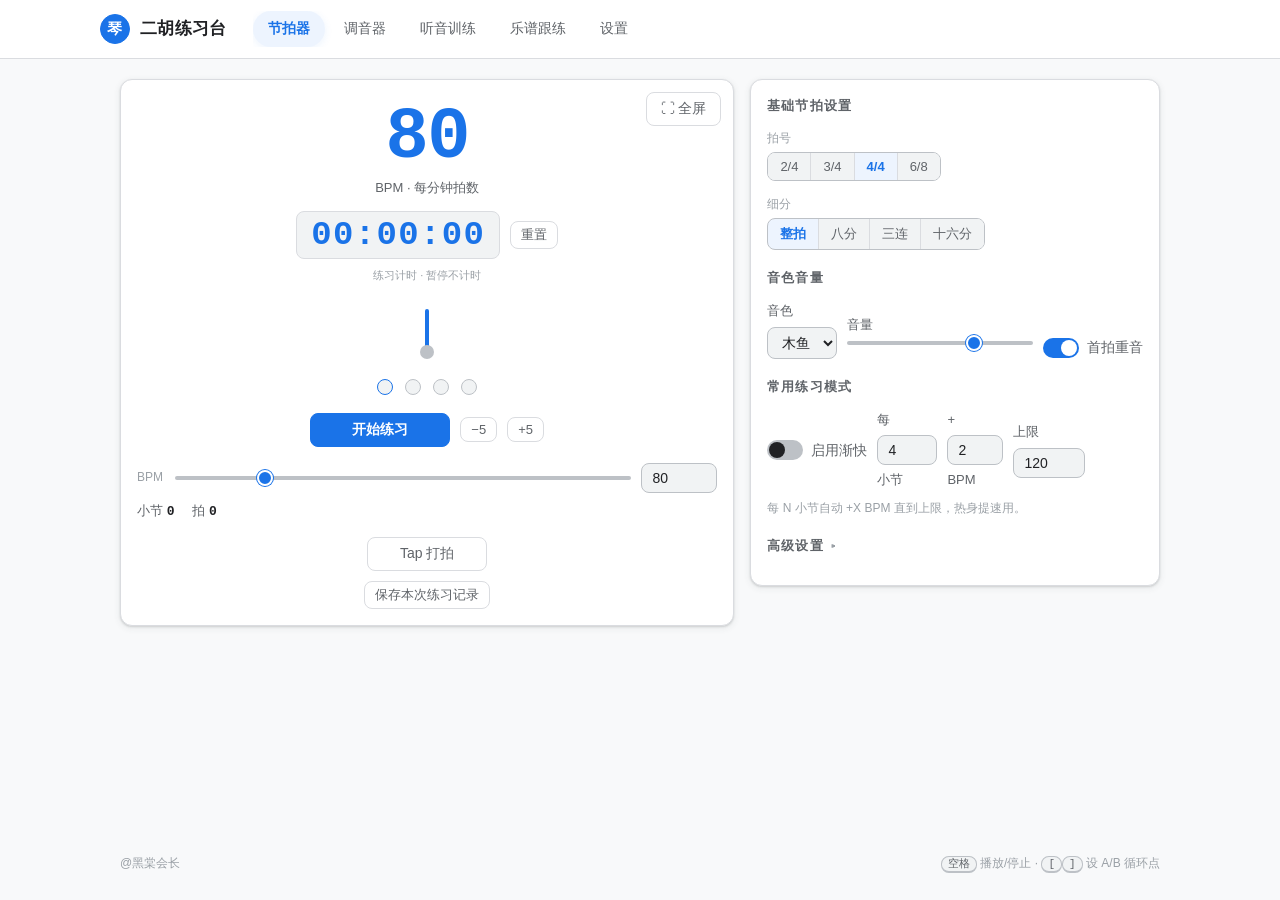
<file: erhu-trainer/index.html>
<!DOCTYPE html>
<html lang="zh-CN" data-theme="google">
<head>
<meta charset="UTF-8">
<meta name="viewport" content="width=device-width, initial-scale=1">
<title>二胡练习台 · 节拍器 / 调音器 / 听音 / 跟谱</title>
<link rel="stylesheet" href="css/base.css?v=69c88712">
<link rel="stylesheet" href="css/themes.css?v=9ba2533a">
<link rel="stylesheet" href="css/layout.css?v=8f5af9d4">
<link rel="stylesheet" href="css/metronome.css?v=77020b2b">
<link rel="stylesheet" href="css/tuner.css?v=2a7d0dbc">
<link rel="stylesheet" href="css/ear.css?v=98b21b11">
<link rel="stylesheet" href="css/score.css?v=eac4ec3c">
</head>
<body>
<div id="app">
  <header class="top">
    <div class="top-inner">
      <div class="brand"><span class="logo">琴</span>二胡练习台</div>
      <nav class="tabs" id="tabs"></nav>
      <div class="top-actions"><span class="tiny" id="micHint"></span></div>
    </div>
  </header>

  <main>
    <section class="panel active" id="panel-metronome"></section>
    <section class="panel" id="panel-tuner"></section>
    <section class="panel" id="panel-ear"></section>
    <section class="panel" id="panel-score"></section>
    <section class="panel" id="panel-settings"></section>
  </main>

  <footer class="page">
    <span>@黑棠会长</span>
    <span><kbd>空格</kbd> 播放/停止 · <kbd>[</kbd><kbd>]</kbd> 设 A/B 循环点</span>
  </footer>
</div>

<script defer src="js/core/notation.js?v=f5e54a65"></script>
<script defer src="js/core/audio.js?v=dfc03331"></script>
<script defer src="js/core/wakelock.js?v=9c5e6906"></script>
<script defer src="js/core/synth.js?v=b53e3091"></script>
<script defer src="js/core/pitch.js?v=e3f76edb"></script>
<script defer src="js/core/store.js?v=365746ce"></script>
<script defer src="js/core/jianpu.js?v=a5f50880"></script>
<script defer src="js/data/tunings.js?v=9e5b8798"></script>
<script defer src="js/data/scores.js?v=5bb114be"></script>
<script defer src="js/data/exercises.js?v=d9c3f3da"></script>
<script defer src="js/modules/metronome.js?v=56ae4c45"></script>
<script defer src="js/modules/tuner.js?v=e0775ca0"></script>
<script defer src="js/modules/ear.js?v=b04c0c63"></script>
<script defer src="js/modules/score.js?v=a968cec3"></script>
<script defer src="js/app.js?v=48d3d433"></script>
</body>
</html>
</file>
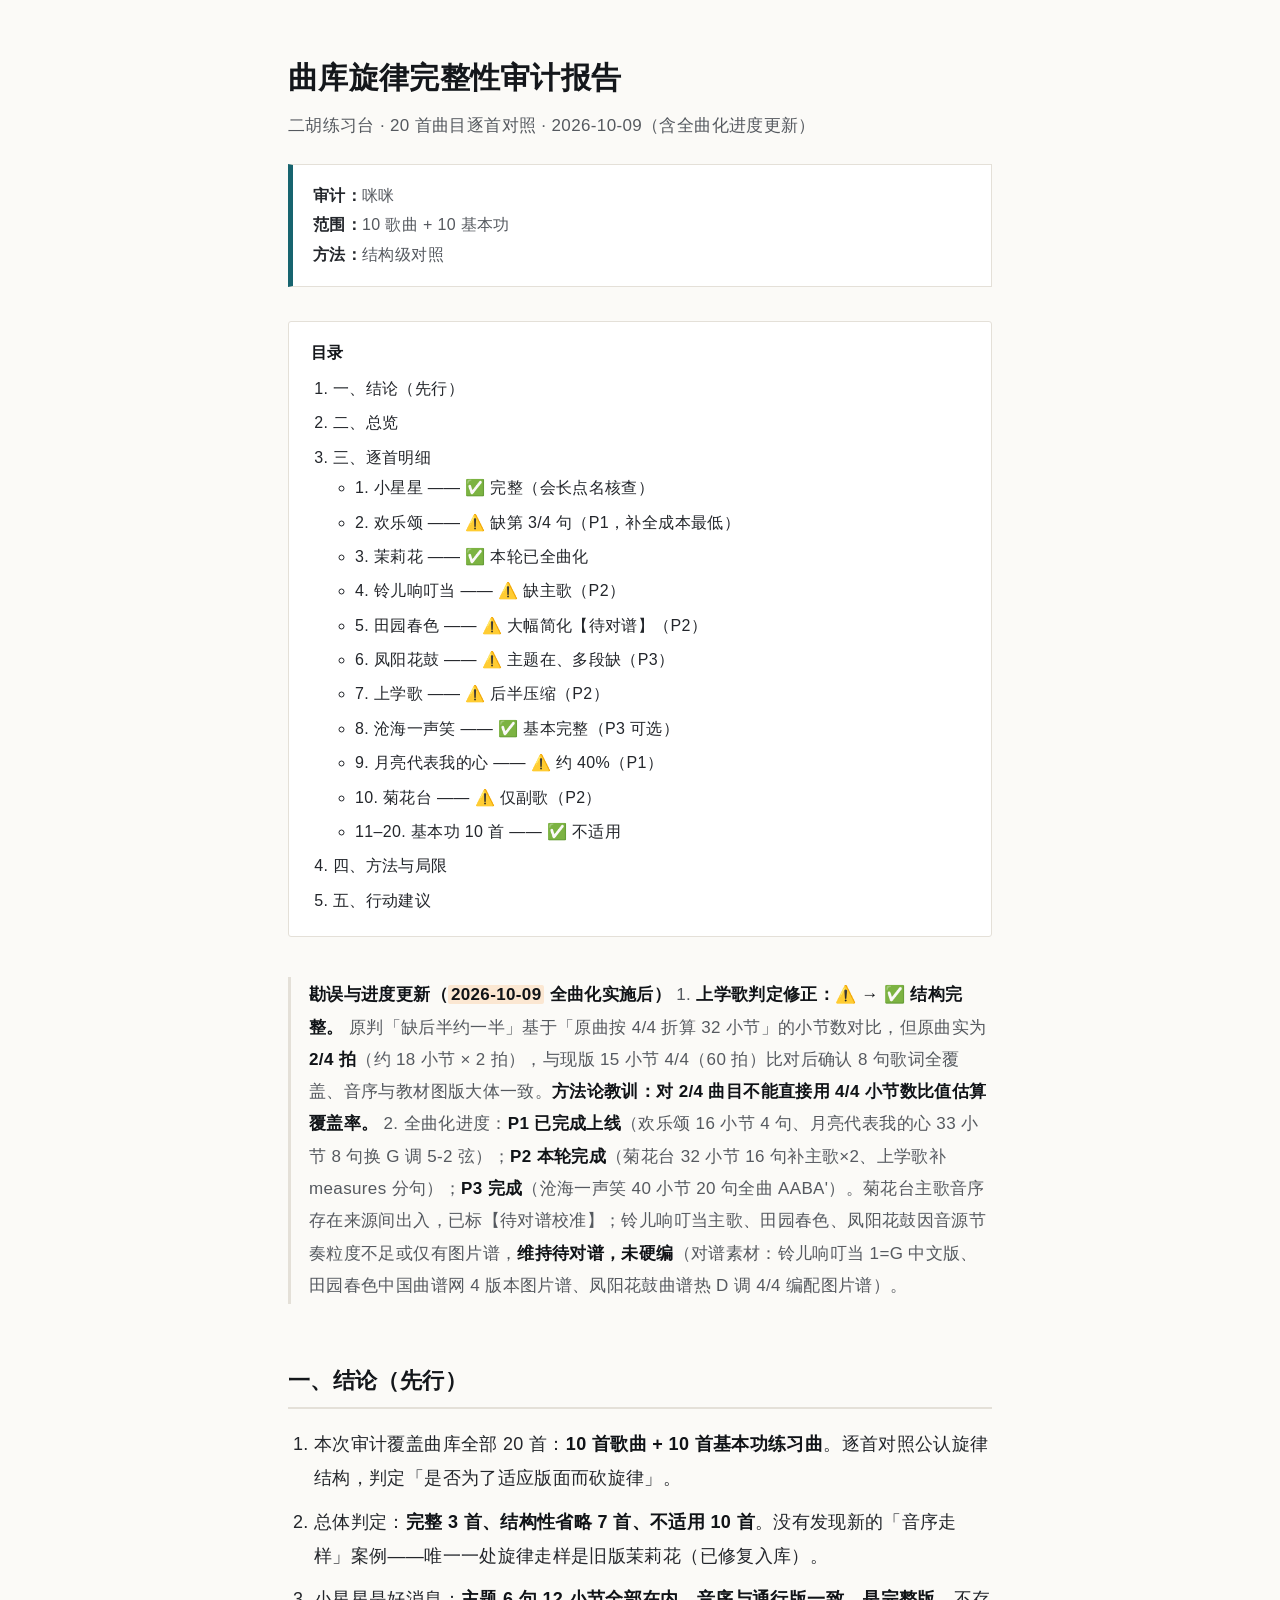
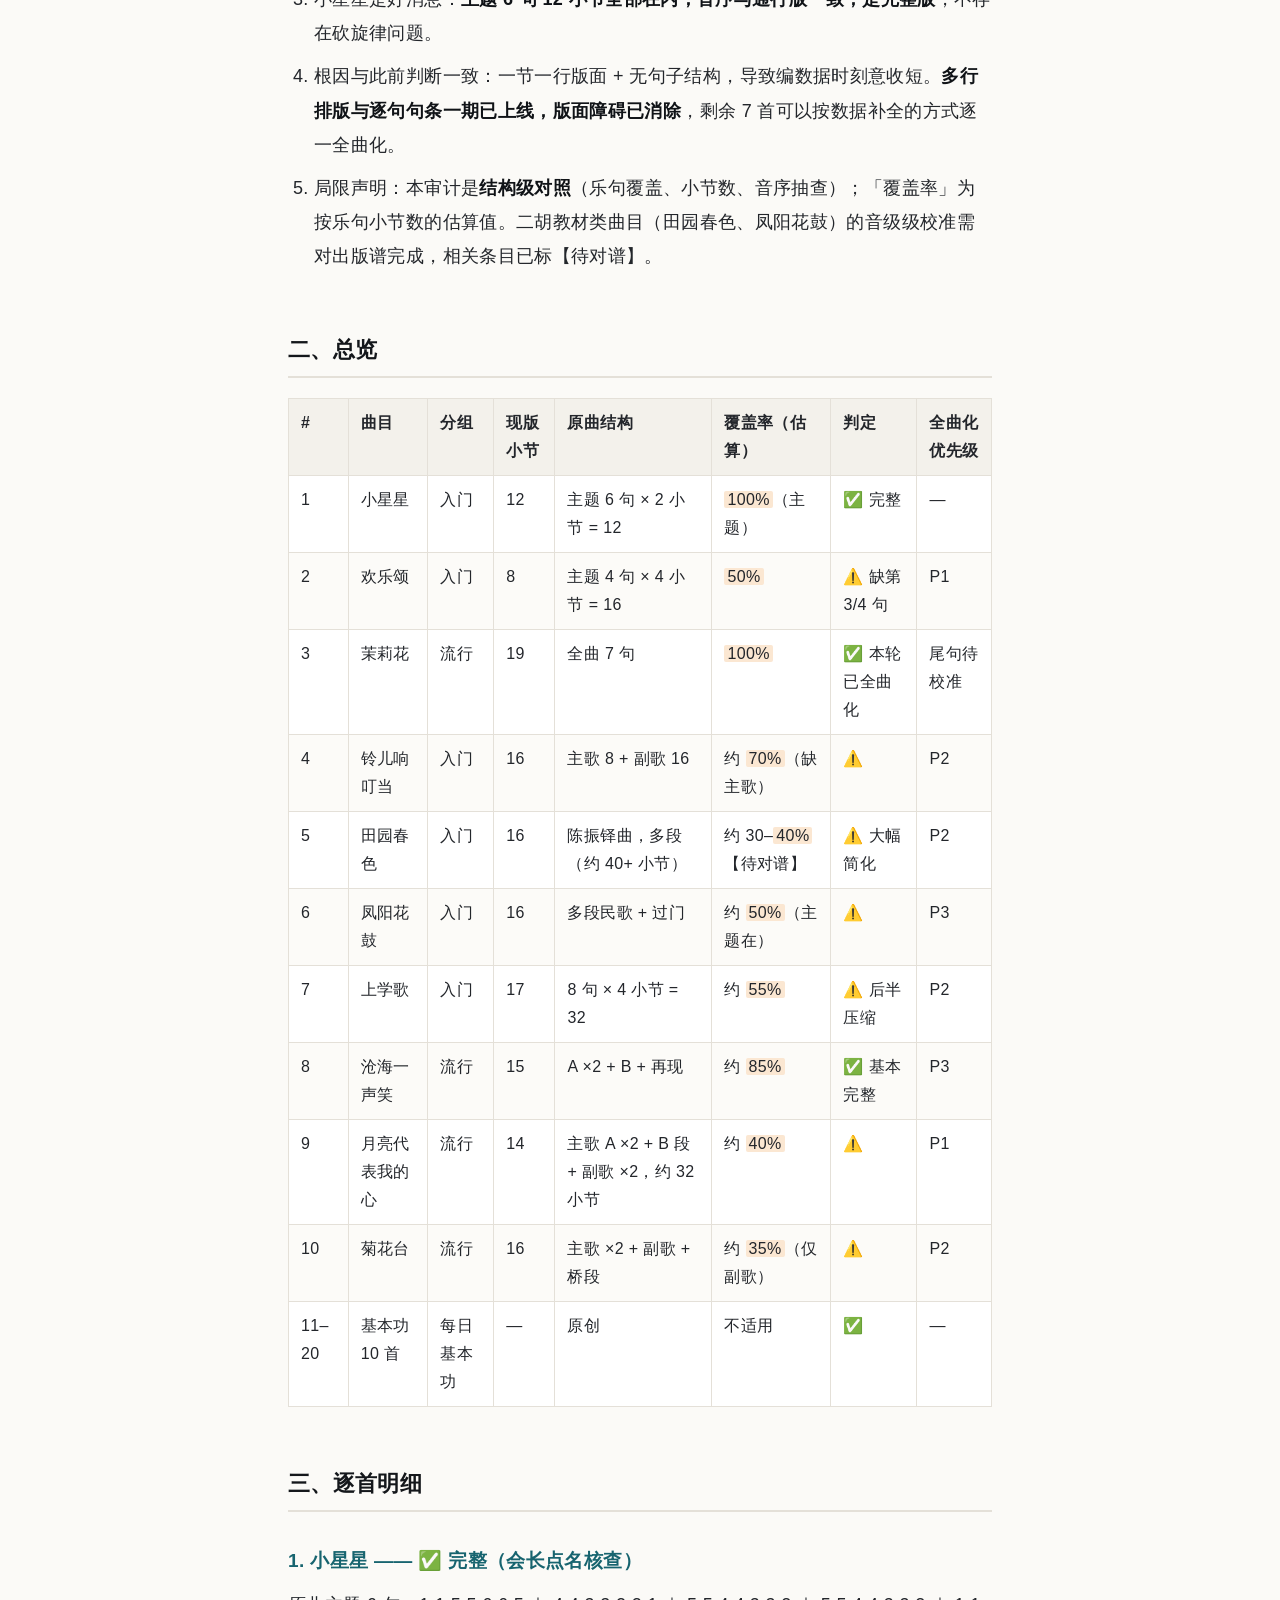
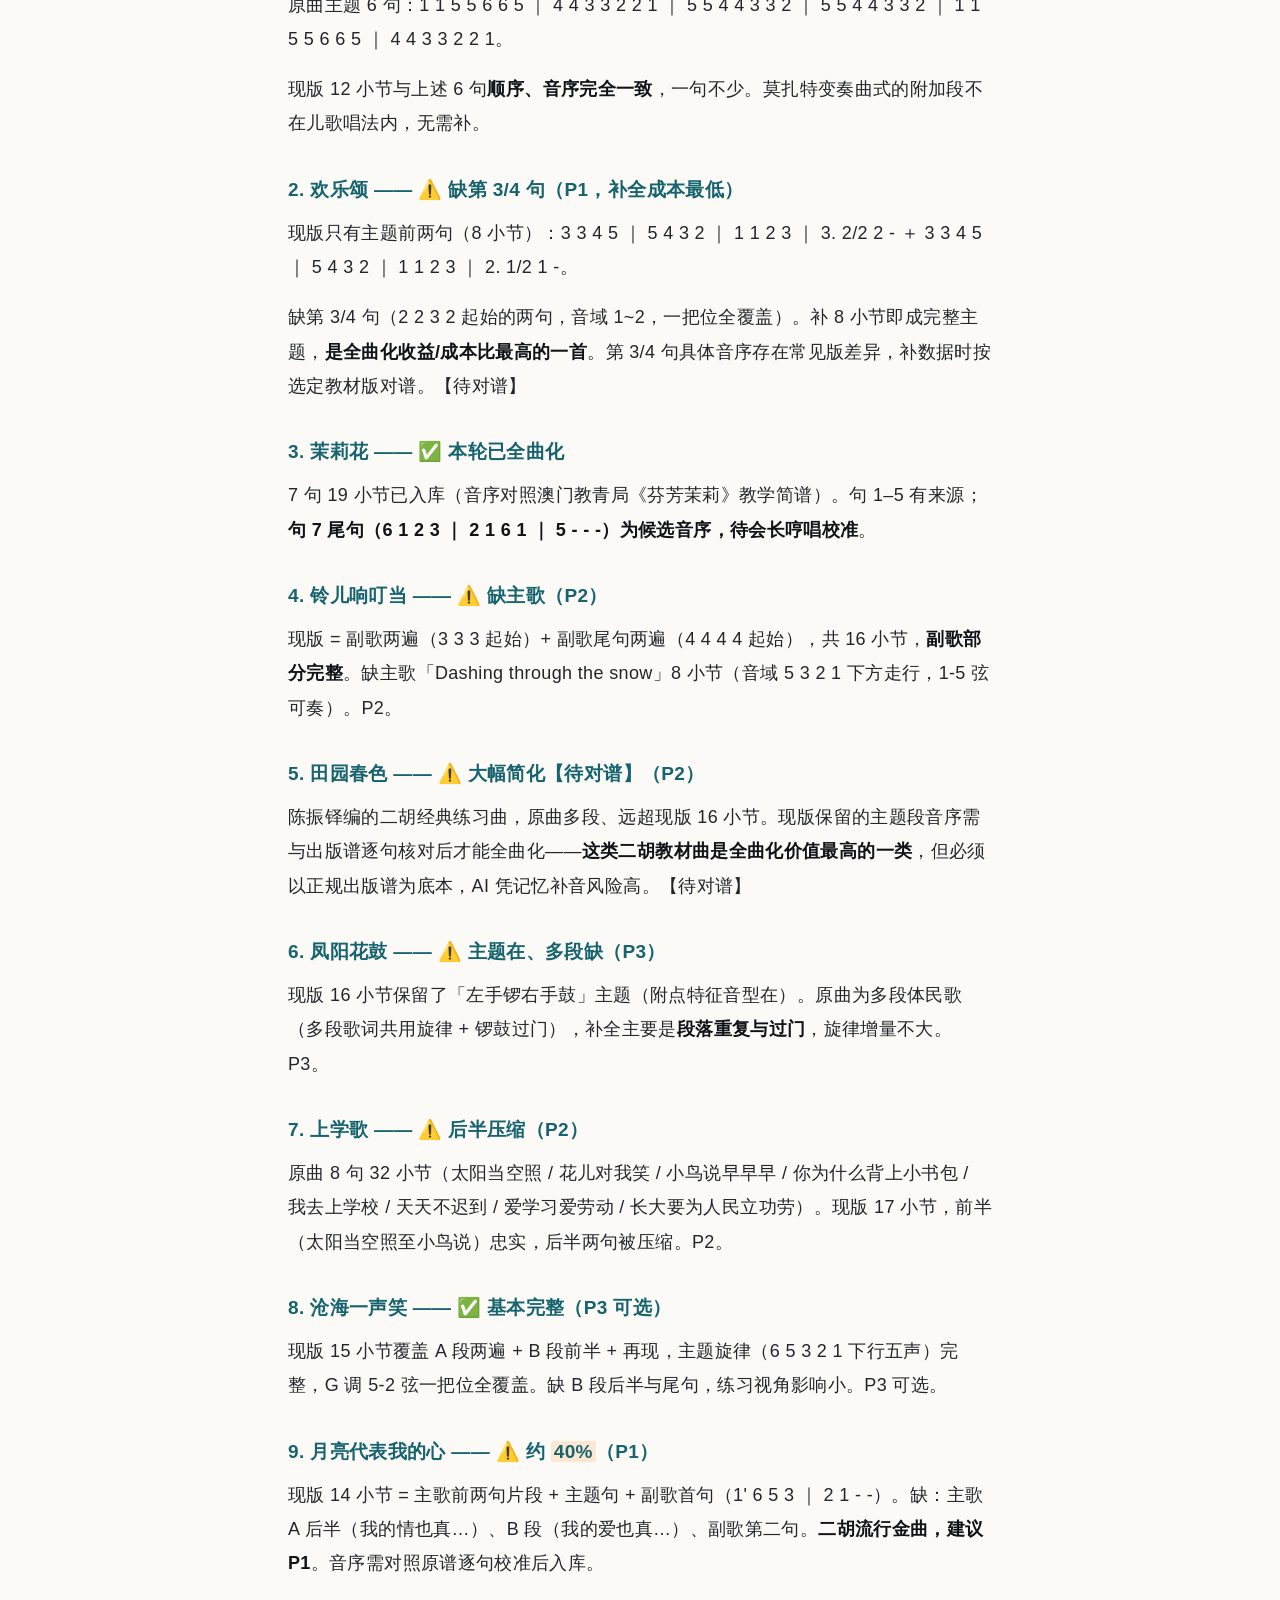
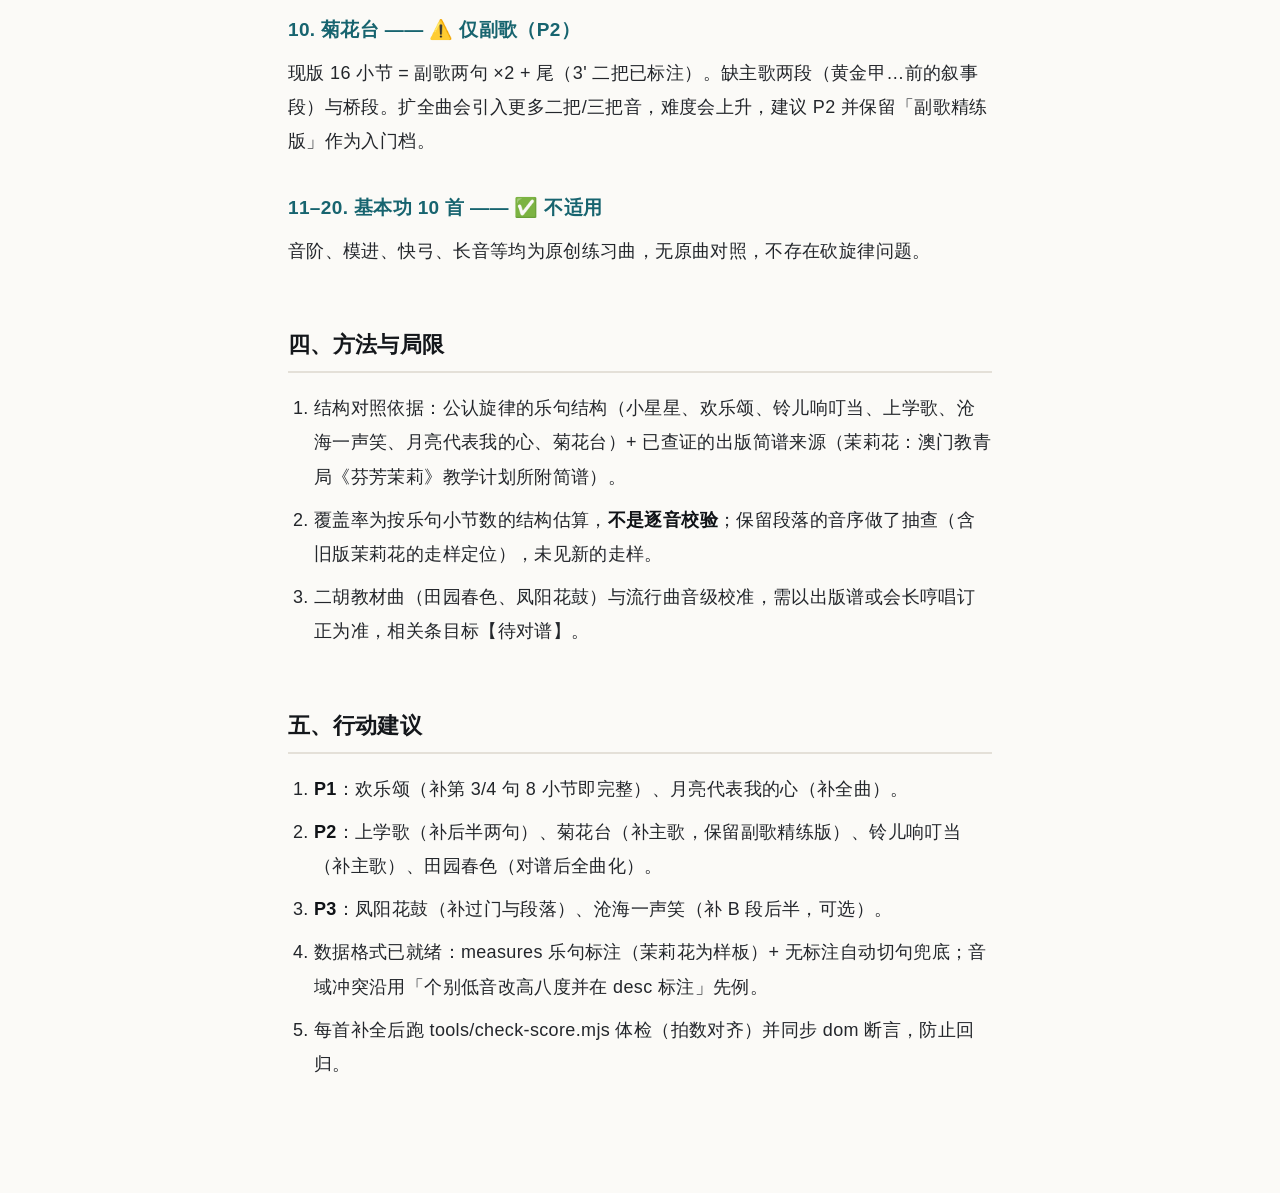
<file: docs/曲库旋律完整性审计报告_readable.html>
<!DOCTYPE html>
<!-- ============================================================
     reading-view-template.html — 可读版式页面骨架
     两种用法：
       A. 交给 scripts/md_to_readable.py 自动填充（推荐）：{{...}} 会被脚本替换
       B. 手工使用：复制本文件 → 把 CSS 占位符换成 assets/reading-view.css 全文
          → 删掉不用的块 → 把正文填进正文占位符（勿在本注释内写占位符字面量，
             否则脚本全局替换会把正文填进本注释，产出双份内容）
     硬约束：
       1. 必须单文件自包含：CSS 内联，不引任何外部资源，不写 JS
       2. 不要在正文里加 on* 事件或 <script>
       3. 正文栏宽由 --rv-measure 控制，不要在正文里再写行内 width
     ============================================================ -->
<html lang="zh-CN">
<head>
<meta charset="UTF-8">
<meta name="viewport" content="width=device-width, initial-scale=1.0">
<title>曲库旋律完整性审计报告</title>
<style>
/* ============================================================
   reading-view.css — 可读版式 v1.0
   用途：把长文本渲染成便于持续阅读的单页 HTML
   依据：references/typography.md（每个参数的理由与可调范围）
   约定：
     1. 使用时必须整段内联进 <style> 标签，禁止外链（保证单文件自包含）
     2. 调整参数只改 :root 变量，不要改下面的规则
     3. 本样式为「浅色低眩光」基准；深色变体见文件末尾
   ============================================================ */

:root {
  /* ---- 版式参数（冻结值：改动前先读 typography.md）---- */
  --rv-font-size: 18px;        /* 正文基准字号，最小 17px */
  --rv-font-size-mobile: 17px;
  --rv-line-height: 1.9;       /* 行距，最小 1.8 */
  --rv-measure: 760px;         /* 正文栏宽；对应每行约 30–38 汉字 */
  --rv-pad: 28px;              /* 桌面端页边留白 */
  --rv-pad-mobile: 18px;
  --rv-letter-spacing: 0.02em; /* 字距微松，降低字形粘连 */

  /* ---- 配色（浅色低眩光基准）---- */
  --rv-bg:          #FBFAF7;   /* 暖白，非纯白：减轻屏幕眩光 */
  --rv-surface:     #FFFFFF;
  --rv-ink:         #23262B;
  --rv-ink-soft:    #55595F;
  --rv-line:        #E4E0D8;
  --rv-heading:     #14171B;
  --rv-accent:      #17646F;
  --rv-accent-soft: #EAF2F3;
  --rv-hl:          #FFF2C2;   /* 关键短语高亮 */
  --rv-num:         #FBE7D2;   /* 数字 / 单位高亮 */
  --rv-warn:        #8A5A00;
  --rv-warn-soft:   #FCF4E3;
  --rv-ok:          #2C6B4F;
  --rv-ok-soft:     #EDF5F0;
  --rv-code-bg:     #F1EFE9;
}

/* ---------- 基础 ---------- */
* { box-sizing: border-box; }
html { -webkit-text-size-adjust: 100%; }

body {
  margin: 0;
  background: var(--rv-bg);
  color: var(--rv-ink);
  font-family: -apple-system, BlinkMacSystemFont, "Segoe UI", "Microsoft YaHei",
               "PingFang SC", "Hiragino Sans GB", "Source Han Sans SC",
               "Noto Sans CJK SC", sans-serif;
  font-size: var(--rv-font-size);
  line-height: var(--rv-line-height);
  letter-spacing: var(--rv-letter-spacing);
  /* 关键：绝不用两端对齐——会制造字间河流，加重跳行 */
  text-align: left;
  word-break: normal;
  overflow-wrap: break-word;
}

.page {
  max-width: var(--rv-measure);
  margin: 0 auto;
  padding: 56px var(--rv-pad) 96px;
}

/* ---------- 标题 ---------- */
h1 {
  font-size: 30px;
  line-height: 1.45;
  letter-spacing: 0.01em;
  color: var(--rv-heading);
  margin: 0 0 10px;
}
h2 {
  font-size: 22px;
  line-height: 1.5;
  color: var(--rv-heading);
  margin: 60px 0 18px;
  padding-bottom: 10px;
  border-bottom: 2px solid var(--rv-line);
}
h3 {
  font-size: 19px;
  line-height: 1.55;
  color: var(--rv-accent);
  margin: 34px 0 12px;
}
h4 { font-size: 18px; margin: 24px 0 8px; color: var(--rv-heading); }
h1 + .sub { margin-top: 0; }

.sub {
  color: var(--rv-ink-soft);
  font-size: 17px;
  margin: 0 0 22px;
}

/* 标题带锚点时保留可点性，但不加下划线干扰 */
h2 a, h3 a { color: inherit; text-decoration: none; }

/* ---------- 正文段落 ---------- */
p { margin: 0 0 16px; }
strong { color: #101317; }
a { color: var(--rv-accent); text-decoration-thickness: 1px; text-underline-offset: 2px; }

code {
  font-family: Consolas, "Cascadia Mono", Menlo, "Courier New", monospace;
  font-size: 0.88em;
  background: var(--rv-code-bg);
  padding: 1px 5px;
  border-radius: 2px;
}
pre {
  background: var(--rv-code-bg);
  border: 1px solid var(--rv-line);
  border-radius: 3px;
  padding: 14px 16px;
  overflow-x: auto;
  font-size: 15px;
  line-height: 1.7;
}
pre code { background: none; padding: 0; font-size: inherit; }

ul, ol { margin: 0 0 16px; padding-left: 26px; }
li { margin-bottom: 9px; }
li > ul, li > ol { margin-top: 9px; margin-bottom: 4px; }

blockquote {
  margin: 18px 0;
  padding: 2px 0 2px 18px;
  border-left: 3px solid var(--rv-line);
  color: var(--rv-ink-soft);
  font-size: 17px;
}
blockquote p:last-child { margin-bottom: 0; }

hr { border: 0; border-top: 1px solid var(--rv-line); margin: 44px 0; }

img { max-width: 100%; height: auto; border-radius: 3px; }

/* ---------- 高亮与强调 ---------- */
/* 关键短语：下划线式高亮，不改变字色，避免打断阅读节奏 */
.hl {
  background: linear-gradient(transparent 62%, var(--rv-hl) 62%);
  padding: 0 1px;
}
/* 数字 / 单位 / 时限：独立色块，便于回查 */
.num {
  background: var(--rv-num);
  border-radius: 2px;
  padding: 0 3px;
  font-variant-numeric: tabular-nums;
}
mark { background: var(--rv-hl); color: inherit; padding: 0 1px; }

/* 条件句提行：把「若…则…」「必须…」「不得…」单独成块 */
.cond {
  display: block;
  margin: 14px 0;
  padding: 10px 14px;
  background: var(--rv-surface);
  border-left: 4px solid var(--rv-accent);
  font-weight: 600;
}
/* 否定词提行 */
.neg {
  display: block;
  margin: 14px 0;
  padding: 10px 14px;
  background: var(--rv-warn-soft);
  border-left: 4px solid var(--rv-warn);
  font-weight: 600;
}

/* ---------- 信息盒 ---------- */
.box {
  background: var(--rv-surface);
  border: 1px solid var(--rv-line);
  border-radius: 3px;
  padding: 18px 22px;
  margin: 20px 0;
}
.box p:last-child, .box ul:last-child, .box ol:last-child,
.box table:last-child, .box .tw:last-child { margin-bottom: 0; }
.box.lead { border-left: 5px solid var(--rv-accent); background: var(--rv-accent-soft); }
.box.warn { border-left: 5px solid var(--rv-warn);   background: var(--rv-warn-soft); }
.box.ok   { border-left: 5px solid var(--rv-ok);     background: var(--rv-ok-soft); }
.box.plain { background: var(--rv-surface); }

/* 元信息块（标题下方） */
.meta {
  background: var(--rv-surface);
  border: 1px solid var(--rv-line);
  border-left: 5px solid var(--rv-accent);
  padding: 16px 20px;
  font-size: 16px;
  line-height: 1.85;
  color: var(--rv-ink-soft);
  margin: 0 0 34px;
}
.meta b { color: var(--rv-ink); }

/* ---------- 表格 ---------- */
/* 必须包一层 .tw：窄屏横向滚动，避免整页被撑开 */
.tw { overflow-x: auto; margin: 20px 0 26px; }
table {
  border-collapse: collapse;
  width: 100%;
  font-size: 16px;
  line-height: 1.75;
  background: var(--rv-surface);
}
th, td {
  border: 1px solid var(--rv-line);
  padding: 10px 12px;
  text-align: left;
  vertical-align: top;
}
th { background: #F3F1EB; font-weight: 600; }
tbody tr:nth-child(even) td { background: #FCFBF8; }

/* ---------- 标签与评级 ---------- */
.tag {
  display: inline-block;
  font-size: 13px;
  line-height: 1.6;
  padding: 1px 8px;
  border-radius: 10px;
  background: #EFEDE7;
  color: var(--rv-ink-soft);
  margin-right: 6px;
}
.tag.todo { background: var(--rv-warn-soft); color: var(--rv-warn); }
.tag.ok   { background: var(--rv-ok-soft);   color: var(--rv-ok); }
.star { white-space: nowrap; color: var(--rv-accent); letter-spacing: -1px; font-weight: 700; }
.star.no { color: #9A9A9A; }

/* ---------- 目录 ---------- */
.toc {
  background: var(--rv-surface);
  border: 1px solid var(--rv-line);
  border-radius: 3px;
  padding: 16px 22px;
  margin: 0 0 40px;
  font-size: 16px;
  line-height: 1.9;
}
.toc > .toc-title { font-weight: 600; margin-bottom: 6px; color: var(--rv-heading); }
.toc ol, .toc ul { margin: 0; padding-left: 22px; }
.toc li { margin-bottom: 4px; }
.toc a { color: var(--rv-ink); text-decoration: none; }
.toc a:hover { color: var(--rv-accent); }

/* ---------- 尾注 / 说明 ---------- */
.legend { font-size: 15px; color: var(--rv-ink-soft); line-height: 1.9; }
.foot { margin-top: 48px; font-size: 15px; color: var(--rv-ink-soft); line-height: 1.9; }

/* 待填写下划线（用于可打印的记录表） */
.fill {
  display: inline-block;
  min-width: 120px;
  border-bottom: 1px dashed #B9B4A8;
  color: #A9A49A;
  font-size: 15px;
  padding: 0 4px;
}

/* ---------- 响应式 ---------- */
@media (max-width: 620px) {
  body { font-size: var(--rv-font-size-mobile); }
  .page { padding: 34px var(--rv-pad-mobile) 64px; }
  h1 { font-size: 24px; }
  h2 { font-size: 20px; margin-top: 44px; }
  h3 { font-size: 18px; }
  table { font-size: 15px; }
  th, td { padding: 8px 9px; }
}

/* ---------- 打印 ---------- */
@media print {
  body { background: #fff; font-size: 11.5pt; }
  .page { max-width: none; padding: 0; }
  h2 { page-break-after: avoid; }
  h3 { page-break-after: avoid; }
  table, .box, .cond, .neg, pre { page-break-inside: avoid; }
  .toc { page-break-after: always; }
  a { color: inherit; text-decoration: none; }
}

/* ============================================================
   深色变体（可选）
   用法：在 <body> 上加 class="rv-dark"
   注意：深底浅字对部分阅读困难者反而更累；未经验证不要默认开启。
   ============================================================ */
body.rv-dark {
  --rv-bg:          #12161B;
  --rv-surface:     #1A1F26;
  --rv-ink:         #E6E8EB;
  --rv-ink-soft:    #A8AEB7;
  --rv-line:        #2C333C;
  --rv-heading:     #F4F6F8;
  --rv-accent:      #5FBFCB;
  --rv-accent-soft: #17262A;
  --rv-hl:          #4A411F;
  --rv-num:         #45331F;
  --rv-warn:        #E0B464;
  --rv-warn-soft:   #2A2418;
  --rv-ok:          #7FC5A0;
  --rv-ok-soft:     #16261F;
  --rv-code-bg:     #232A32;
}
body.rv-dark strong { color: #FFFFFF; }
body.rv-dark th { background: #222932; }
body.rv-dark tbody tr:nth-child(even) td { background: #1E242B; }
body.rv-dark .tag { background: #262D36; }

</style>
</head>
<body>
<div class="page">

  <h1>曲库旋律完整性审计报告</h1>
  <p class="sub">二胡练习台 · 20 首曲目逐首对照 · 2026-10-09（含全曲化进度更新）</p>
  <div class="meta"><b>审计：</b>咪咪<br>
    <b>范围：</b>10 歌曲 + 10 基本功<br>
    <b>方法：</b>结构级对照</div>
  <div class="toc">
<div class="toc-title">目录</div>
<ol>
<li><a href="#sec-1">一、结论（先行）</a>
</li>
<li><a href="#sec-2">二、总览</a>
</li>
<li><a href="#sec-3">三、逐首明细</a>
<ul>
<li><a href="#sec-4">1. 小星星 —— ✅ 完整（会长点名核查）</a></li>
<li><a href="#sec-5">2. 欢乐颂 —— ⚠️ 缺第 3/4 句（P1，补全成本最低）</a></li>
<li><a href="#sec-6">3. 茉莉花 —— ✅ 本轮已全曲化</a></li>
<li><a href="#sec-7">4. 铃儿响叮当 —— ⚠️ 缺主歌（P2）</a></li>
<li><a href="#sec-8">5. 田园春色 —— ⚠️ 大幅简化【待对谱】（P2）</a></li>
<li><a href="#sec-9">6. 凤阳花鼓 —— ⚠️ 主题在、多段缺（P3）</a></li>
<li><a href="#sec-10">7. 上学歌 —— ⚠️ 后半压缩（P2）</a></li>
<li><a href="#sec-11">8. 沧海一声笑 —— ✅ 基本完整（P3 可选）</a></li>
<li><a href="#sec-12">9. 月亮代表我的心 —— ⚠️ 约 40%（P1）</a></li>
<li><a href="#sec-13">10. 菊花台 —— ⚠️ 仅副歌（P2）</a></li>
<li><a href="#sec-14">11–20. 基本功 10 首 —— ✅ 不适用</a></li>
</ul>
</li>
<li><a href="#sec-15">四、方法与局限</a>
</li>
<li><a href="#sec-16">五、行动建议</a>
</li>
</ol>
</div>
<blockquote><p><strong>勘误与进度更新（<span class="num">2026-10-09</span> 全曲化实施后）</strong> 1. <strong>上学歌判定修正：⚠️ → ✅ 结构完整。</strong> 原判「缺后半约一半」基于「原曲按 4/4 折算 32 小节」的小节数对比，但原曲实为 <strong>2/4 拍</strong>（约 18 小节 × 2 拍），与现版 15 小节 4/4（60 拍）比对后确认 8 句歌词全覆盖、音序与教材图版大体一致。<strong>方法论教训：对 2/4 曲目不能直接用 4/4 小节数比值估算覆盖率。</strong> 2. 全曲化进度：<strong>P1 已完成上线</strong>（欢乐颂 16 小节 4 句、月亮代表我的心 33 小节 8 句换 G 调 5-2 弦）；<strong>P2 本轮完成</strong>（菊花台 32 小节 16 句补主歌×2、上学歌补 measures 分句）；<strong>P3 完成</strong>（沧海一声笑 40 小节 20 句全曲 AABA'）。菊花台主歌音序存在来源间出入，已标【待对谱校准】；铃儿响叮当主歌、田园春色、凤阳花鼓因音源节奏粒度不足或仅有图片谱，<strong>维持待对谱，未硬编</strong>（对谱素材：铃儿响叮当 1=G 中文版、田园春色中国曲谱网 4 版本图片谱、凤阳花鼓曲谱热 D 调 4/4 编配图片谱）。</p></blockquote>
<h2 id="sec-1">一、结论（先行）</h2>
<ol>
<li>本次审计覆盖曲库全部 20 首：<strong>10 首歌曲 + 10 首基本功练习曲</strong>。逐首对照公认旋律结构，判定「是否为了适应版面而砍旋律」。
</li>
<li>总体判定：<strong>完整 3 首、结构性省略 7 首、不适用 10 首</strong>。没有发现新的「音序走样」案例——唯一一处旋律走样是旧版茉莉花（已修复入库）。
</li>
<li>小星星是好消息：<strong>主题 6 句 12 小节全部在内，音序与通行版一致，是完整版</strong>，不存在砍旋律问题。
</li>
<li>根因与此前判断一致：一节一行版面 + 无句子结构，导致编数据时刻意收短。<strong>多行排版与逐句句条一期已上线，版面障碍已消除</strong>，剩余 7 首可以按数据补全的方式逐一全曲化。
</li>
<li>局限声明：本审计是<strong>结构级对照</strong>（乐句覆盖、小节数、音序抽查）；「覆盖率」为按乐句小节数的估算值。二胡教材类曲目（田园春色、凤阳花鼓）的音级级校准需对出版谱完成，相关条目已标【待对谱】。
</li>
</ol>
<h2 id="sec-2">二、总览</h2>
<div class="tw">
<table>
<thead><tr>
<th>#</th>
<th>曲目</th>
<th>分组</th>
<th>现版小节</th>
<th>原曲结构</th>
<th>覆盖率（估算）</th>
<th>判定</th>
<th>全曲化优先级</th>
</tr></thead>
<tbody>
<tr><td>1</td><td>小星星</td><td>入门</td><td>12</td><td>主题 6 句 × 2 小节 = 12</td><td><span class="num">100%</span>（主题）</td><td>✅ 完整</td><td>—</td></tr>
<tr><td>2</td><td>欢乐颂</td><td>入门</td><td>8</td><td>主题 4 句 × 4 小节 = 16</td><td><span class="num">50%</span></td><td>⚠️ 缺第 3/4 句</td><td>P1</td></tr>
<tr><td>3</td><td>茉莉花</td><td>流行</td><td>19</td><td>全曲 7 句</td><td><span class="num">100%</span></td><td>✅ 本轮已全曲化</td><td>尾句待校准</td></tr>
<tr><td>4</td><td>铃儿响叮当</td><td>入门</td><td>16</td><td>主歌 8 + 副歌 16</td><td>约 <span class="num">70%</span>（缺主歌）</td><td>⚠️</td><td>P2</td></tr>
<tr><td>5</td><td>田园春色</td><td>入门</td><td>16</td><td>陈振铎曲，多段（约 40+ 小节）</td><td>约 30–<span class="num">40%</span>【待对谱】</td><td>⚠️ 大幅简化</td><td>P2</td></tr>
<tr><td>6</td><td>凤阳花鼓</td><td>入门</td><td>16</td><td>多段民歌 + 过门</td><td>约 <span class="num">50%</span>（主题在）</td><td>⚠️</td><td>P3</td></tr>
<tr><td>7</td><td>上学歌</td><td>入门</td><td>17</td><td>8 句 × 4 小节 = 32</td><td>约 <span class="num">55%</span></td><td>⚠️ 后半压缩</td><td>P2</td></tr>
<tr><td>8</td><td>沧海一声笑</td><td>流行</td><td>15</td><td>A ×2 + B + 再现</td><td>约 <span class="num">85%</span></td><td>✅ 基本完整</td><td>P3</td></tr>
<tr><td>9</td><td>月亮代表我的心</td><td>流行</td><td>14</td><td>主歌 A ×2 + B 段 + 副歌 ×2，约 32 小节</td><td>约 <span class="num">40%</span></td><td>⚠️</td><td>P1</td></tr>
<tr><td>10</td><td>菊花台</td><td>流行</td><td>16</td><td>主歌 ×2 + 副歌 + 桥段</td><td>约 <span class="num">35%</span>（仅副歌）</td><td>⚠️</td><td>P2</td></tr>
<tr><td>11–20</td><td>基本功 10 首</td><td>每日基本功</td><td>—</td><td>原创</td><td>不适用</td><td>✅</td><td>—</td></tr>
</tbody>
</table>
</div>
<h2 id="sec-3">三、逐首明细</h2>
<h3 id="sec-4">1. 小星星 —— ✅ 完整（会长点名核查）</h3>
<p>原曲主题 6 句：1 1 5 5 6 6 5 ｜ 4 4 3 3 2 2 1 ｜ 5 5 4 4 3 3 2 ｜ 5 5 4 4 3 3 2 ｜ 1 1 5 5 6 6 5 ｜ 4 4 3 3 2 2 1。</p>
<p>现版 12 小节与上述 6 句<strong>顺序、音序完全一致</strong>，一句不少。莫扎特变奏曲式的附加段不在儿歌唱法内，无需补。</p>
<h3 id="sec-5">2. 欢乐颂 —— ⚠️ 缺第 3/4 句（P1，补全成本最低）</h3>
<p>现版只有主题前两句（8 小节）：3 3 4 5 ｜ 5 4 3 2 ｜ 1 1 2 3 ｜ 3. 2/2 2 - ＋ 3 3 4 5 ｜ 5 4 3 2 ｜ 1 1 2 3 ｜ 2. 1/2 1 -。</p>
<p>缺第 3/4 句（2 2 3 2 起始的两句，音域 1~2，一把位全覆盖）。补 8 小节即成完整主题，<strong>是全曲化收益/成本比最高的一首</strong>。第 3/4 句具体音序存在常见版差异，补数据时按选定教材版对谱。【待对谱】</p>
<h3 id="sec-6">3. 茉莉花 —— ✅ 本轮已全曲化</h3>
<p>7 句 19 小节已入库（音序对照澳门教青局《芬芳茉莉》教学简谱）。句 1–5 有来源；<strong>句 7 尾句（6 1 2 3 ｜ 2 1 6 1 ｜ 5 - - -）为候选音序，待会长哼唱校准</strong>。</p>
<h3 id="sec-7">4. 铃儿响叮当 —— ⚠️ 缺主歌（P2）</h3>
<p>现版 = 副歌两遍（3 3 3 起始）+ 副歌尾句两遍（4 4 4 4 起始），共 16 小节，<strong>副歌部分完整</strong>。缺主歌「Dashing through the snow」8 小节（音域 5 3 2 1 下方走行，1-5 弦可奏）。P2。</p>
<h3 id="sec-8">5. 田园春色 —— ⚠️ 大幅简化【待对谱】（P2）</h3>
<p>陈振铎编的二胡经典练习曲，原曲多段、远超现版 16 小节。现版保留的主题段音序需与出版谱逐句核对后才能全曲化——<strong>这类二胡教材曲是全曲化价值最高的一类</strong>，但必须以正规出版谱为底本，AI 凭记忆补音风险高。【待对谱】</p>
<h3 id="sec-9">6. 凤阳花鼓 —— ⚠️ 主题在、多段缺（P3）</h3>
<p>现版 16 小节保留了「左手锣右手鼓」主题（附点特征音型在）。原曲为多段体民歌（多段歌词共用旋律 + 锣鼓过门），补全主要是<strong>段落重复与过门</strong>，旋律增量不大。P3。</p>
<h3 id="sec-10">7. 上学歌 —— ⚠️ 后半压缩（P2）</h3>
<p>原曲 8 句 32 小节（太阳当空照 / 花儿对我笑 / 小鸟说早早早 / 你为什么背上小书包 / 我去上学校 / 天天不迟到 / 爱学习爱劳动 / 长大要为人民立功劳）。现版 17 小节，前半（太阳当空照至小鸟说）忠实，后半两句被压缩。P2。</p>
<h3 id="sec-11">8. 沧海一声笑 —— ✅ 基本完整（P3 可选）</h3>
<p>现版 15 小节覆盖 A 段两遍 + B 段前半 + 再现，主题旋律（6 5 3 2 1 下行五声）完整，G 调 5-2 弦一把位全覆盖。缺 B 段后半与尾句，练习视角影响小。P3 可选。</p>
<h3 id="sec-12">9. 月亮代表我的心 —— ⚠️ 约 <span class="num">40%</span>（P1）</h3>
<p>现版 14 小节 = 主歌前两句片段 + 主题句 + 副歌首句（1' 6 5 3 ｜ 2 1 - -）。缺：主歌 A 后半（我的情也真…）、B 段（我的爱也真…）、副歌第二句。<strong>二胡流行金曲，建议 P1</strong>。音序需对照原谱逐句校准后入库。</p>
<h3 id="sec-13">10. 菊花台 —— ⚠️ 仅副歌（P2）</h3>
<p>现版 16 小节 = 副歌两句 ×2 + 尾（3' 二把已标注）。缺主歌两段（黄金甲…前的叙事段）与桥段。扩全曲会引入更多二把/三把音，难度会上升，建议 P2 并保留「副歌精练版」作为入门档。</p>
<h3 id="sec-14">11–20. 基本功 10 首 —— ✅ 不适用</h3>
<p>音阶、模进、快弓、长音等均为原创练习曲，无原曲对照，不存在砍旋律问题。</p>
<h2 id="sec-15">四、方法与局限</h2>
<ol>
<li>结构对照依据：公认旋律的乐句结构（小星星、欢乐颂、铃儿响叮当、上学歌、沧海一声笑、月亮代表我的心、菊花台）+ 已查证的出版简谱来源（茉莉花：澳门教青局《芬芳茉莉》教学计划所附简谱）。
</li>
<li>覆盖率为按乐句小节数的结构估算，<strong>不是逐音校验</strong>；保留段落的音序做了抽查（含旧版茉莉花的走样定位），未见新的走样。
</li>
<li>二胡教材曲（田园春色、凤阳花鼓）与流行曲音级校准，需以出版谱或会长哼唱订正为准，相关条目标【待对谱】。
</li>
</ol>
<h2 id="sec-16">五、行动建议</h2>
<ol>
<li><strong>P1</strong>：欢乐颂（补第 3/4 句 8 小节即完整）、月亮代表我的心（补全曲）。
</li>
<li><strong>P2</strong>：上学歌（补后半两句）、菊花台（补主歌，保留副歌精练版）、铃儿响叮当（补主歌）、田园春色（对谱后全曲化）。
</li>
<li><strong>P3</strong>：凤阳花鼓（补过门与段落）、沧海一声笑（补 B 段后半，可选）。
</li>
<li>数据格式已就绪：measures 乐句标注（茉莉花为样板）+ 无标注自动切句兜底；音域冲突沿用「个别低音改高八度并在 desc 标注」先例。
</li>
<li>每首补全后跑 tools/check-score.mjs 体检（拍数对齐）并同步 dom 断言，防止回归。
</li>
</ol>


</div>
</body>
</html>
</file>
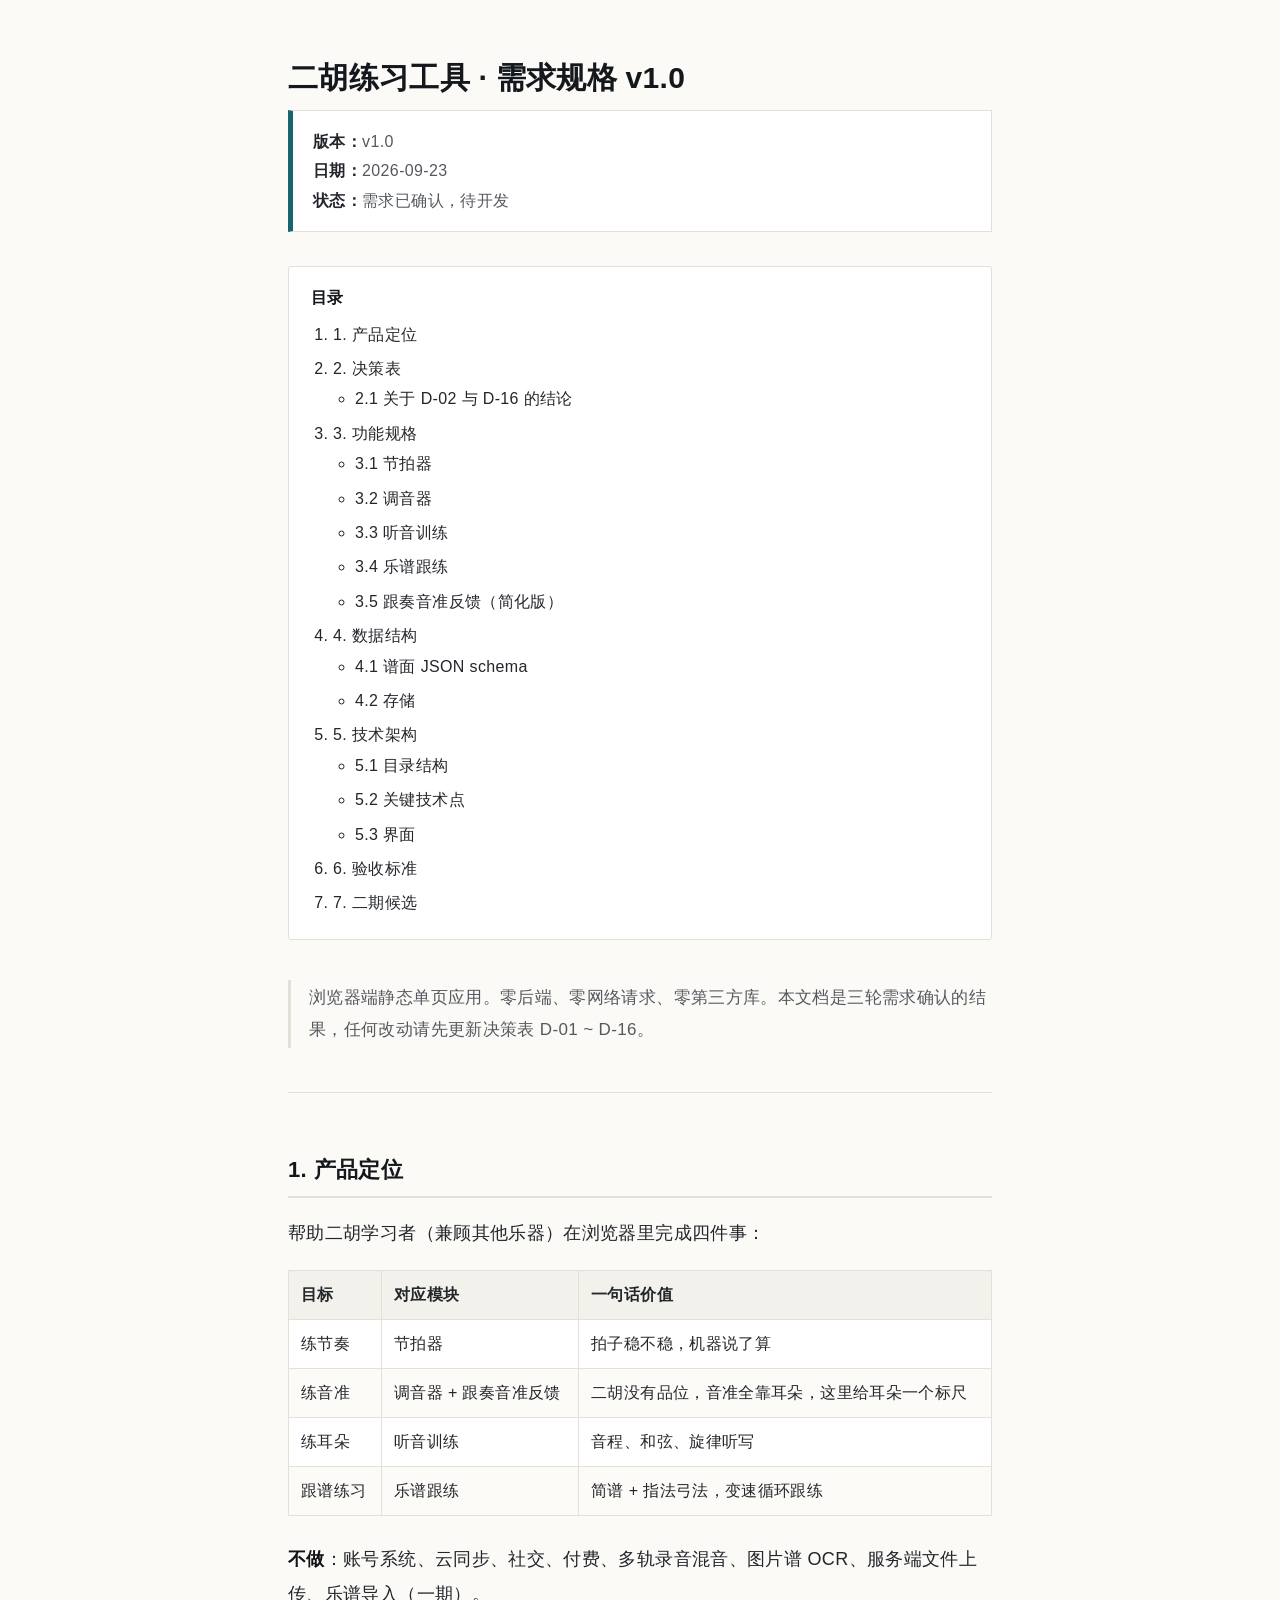
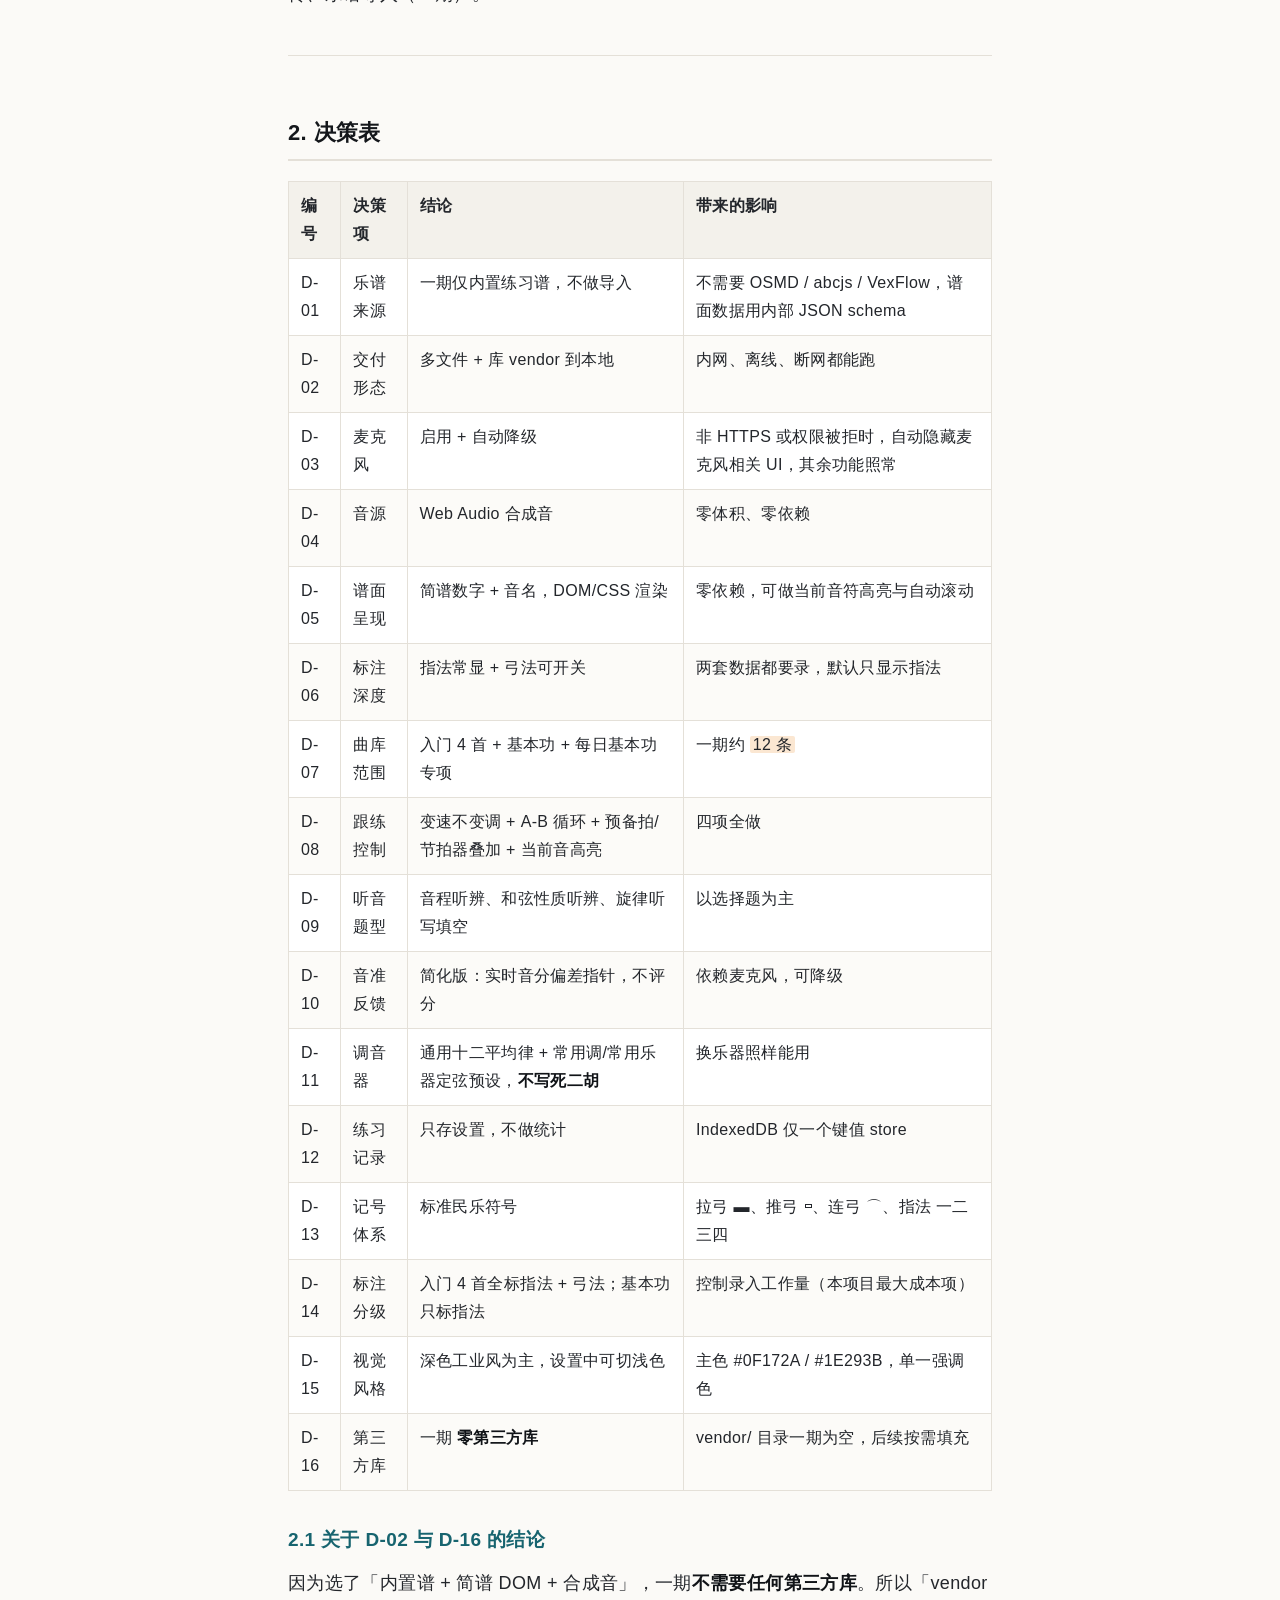
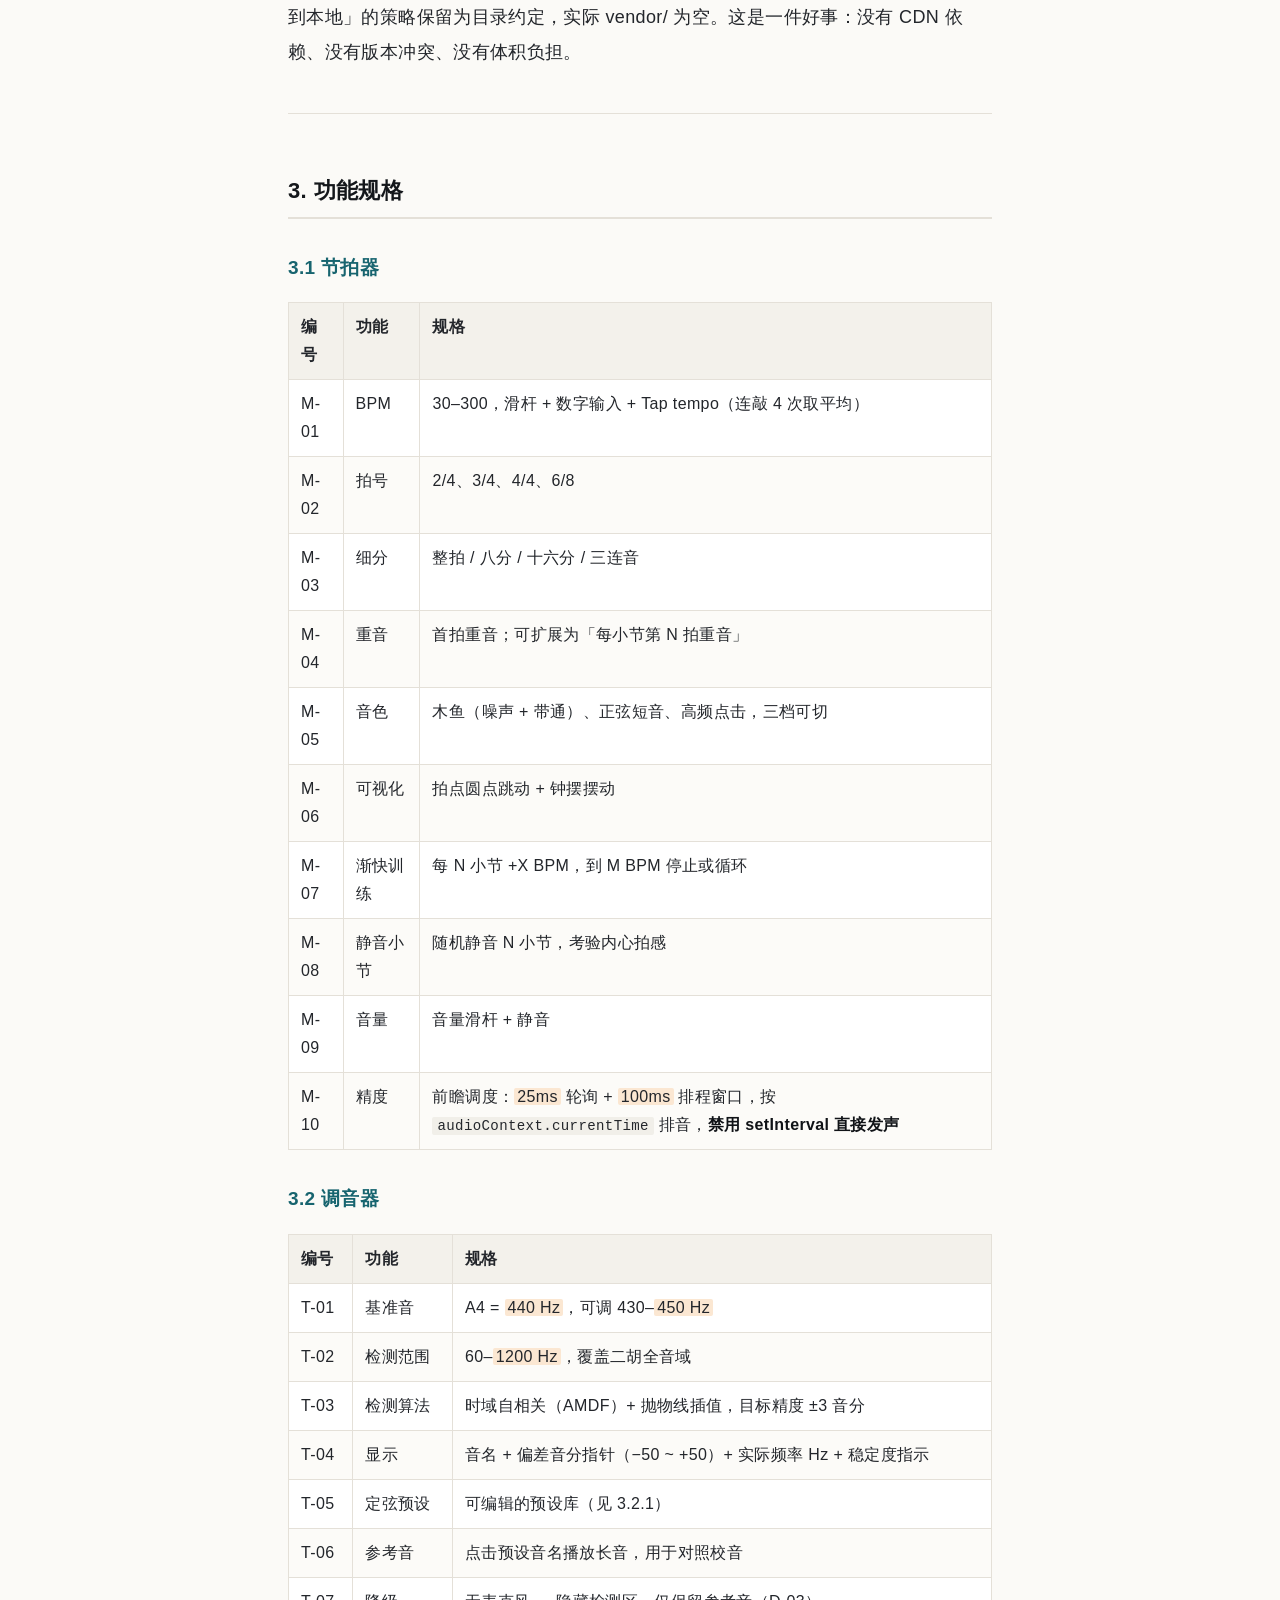
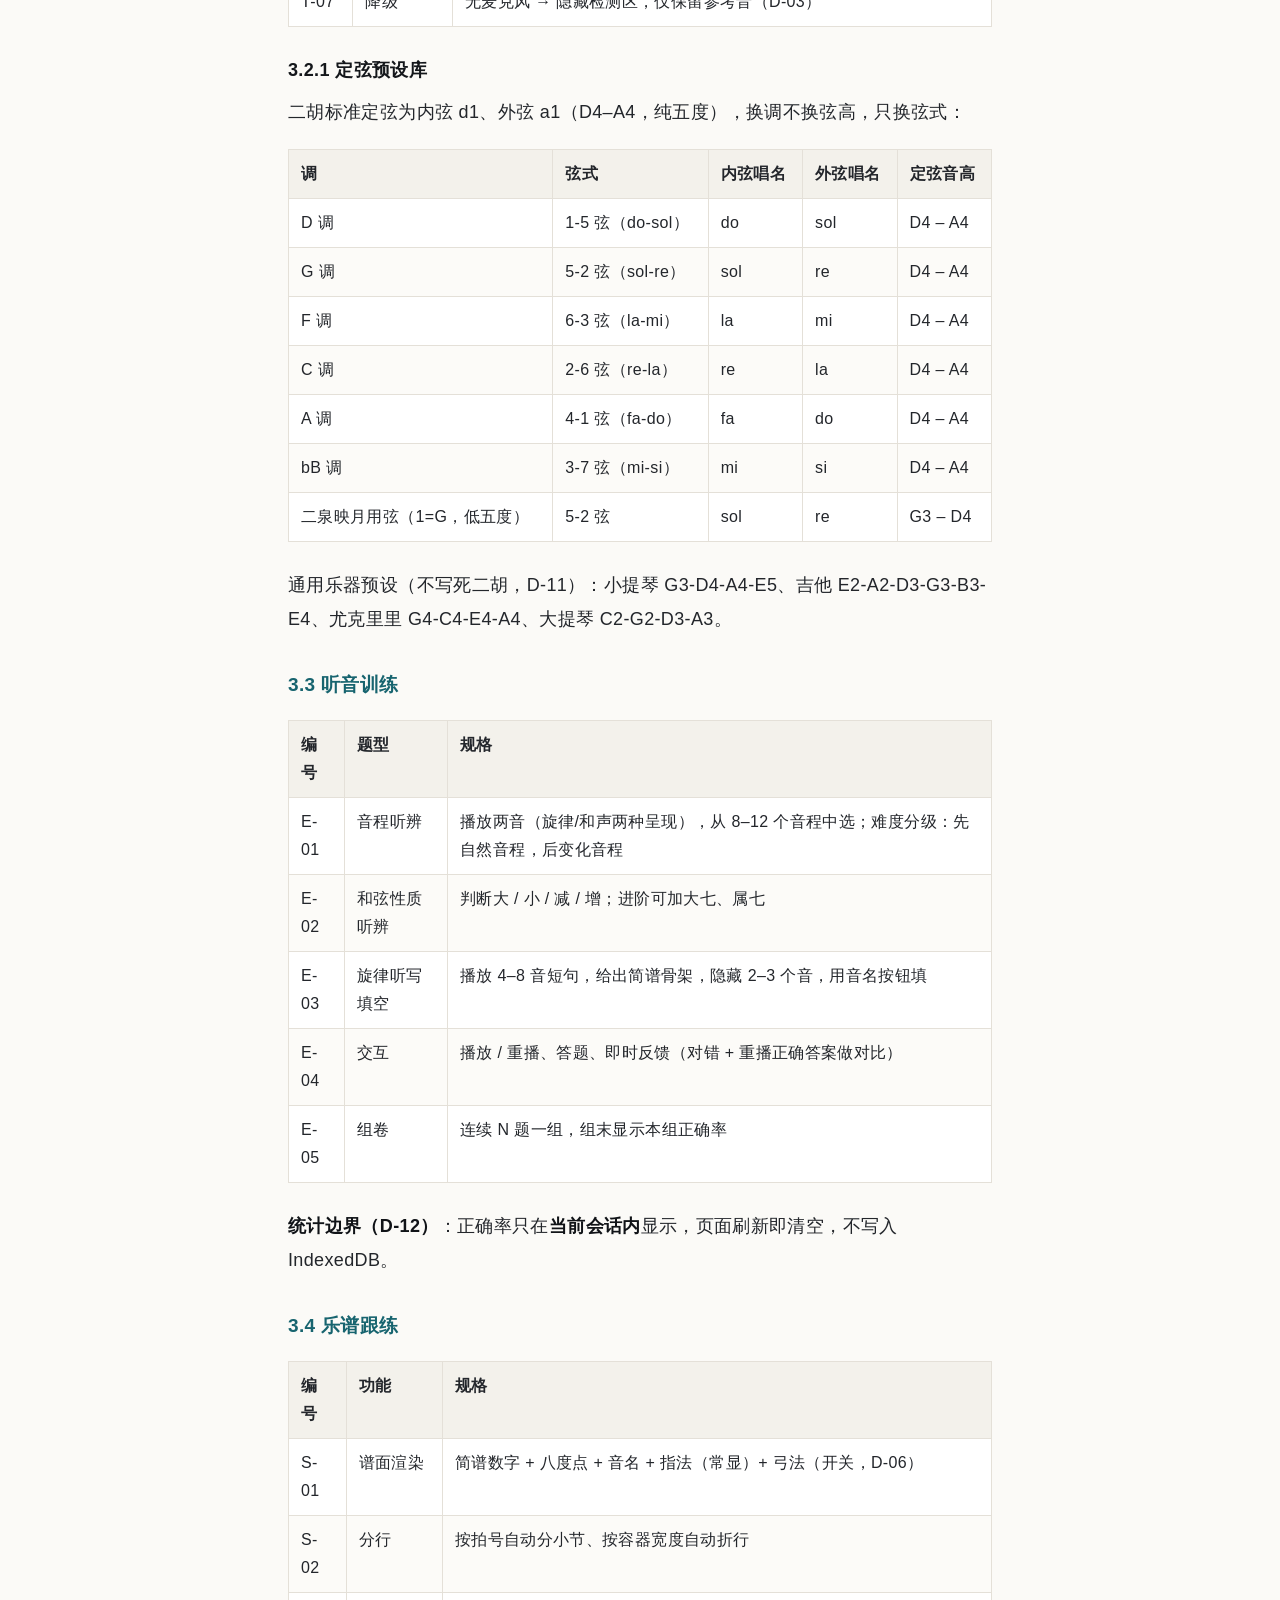
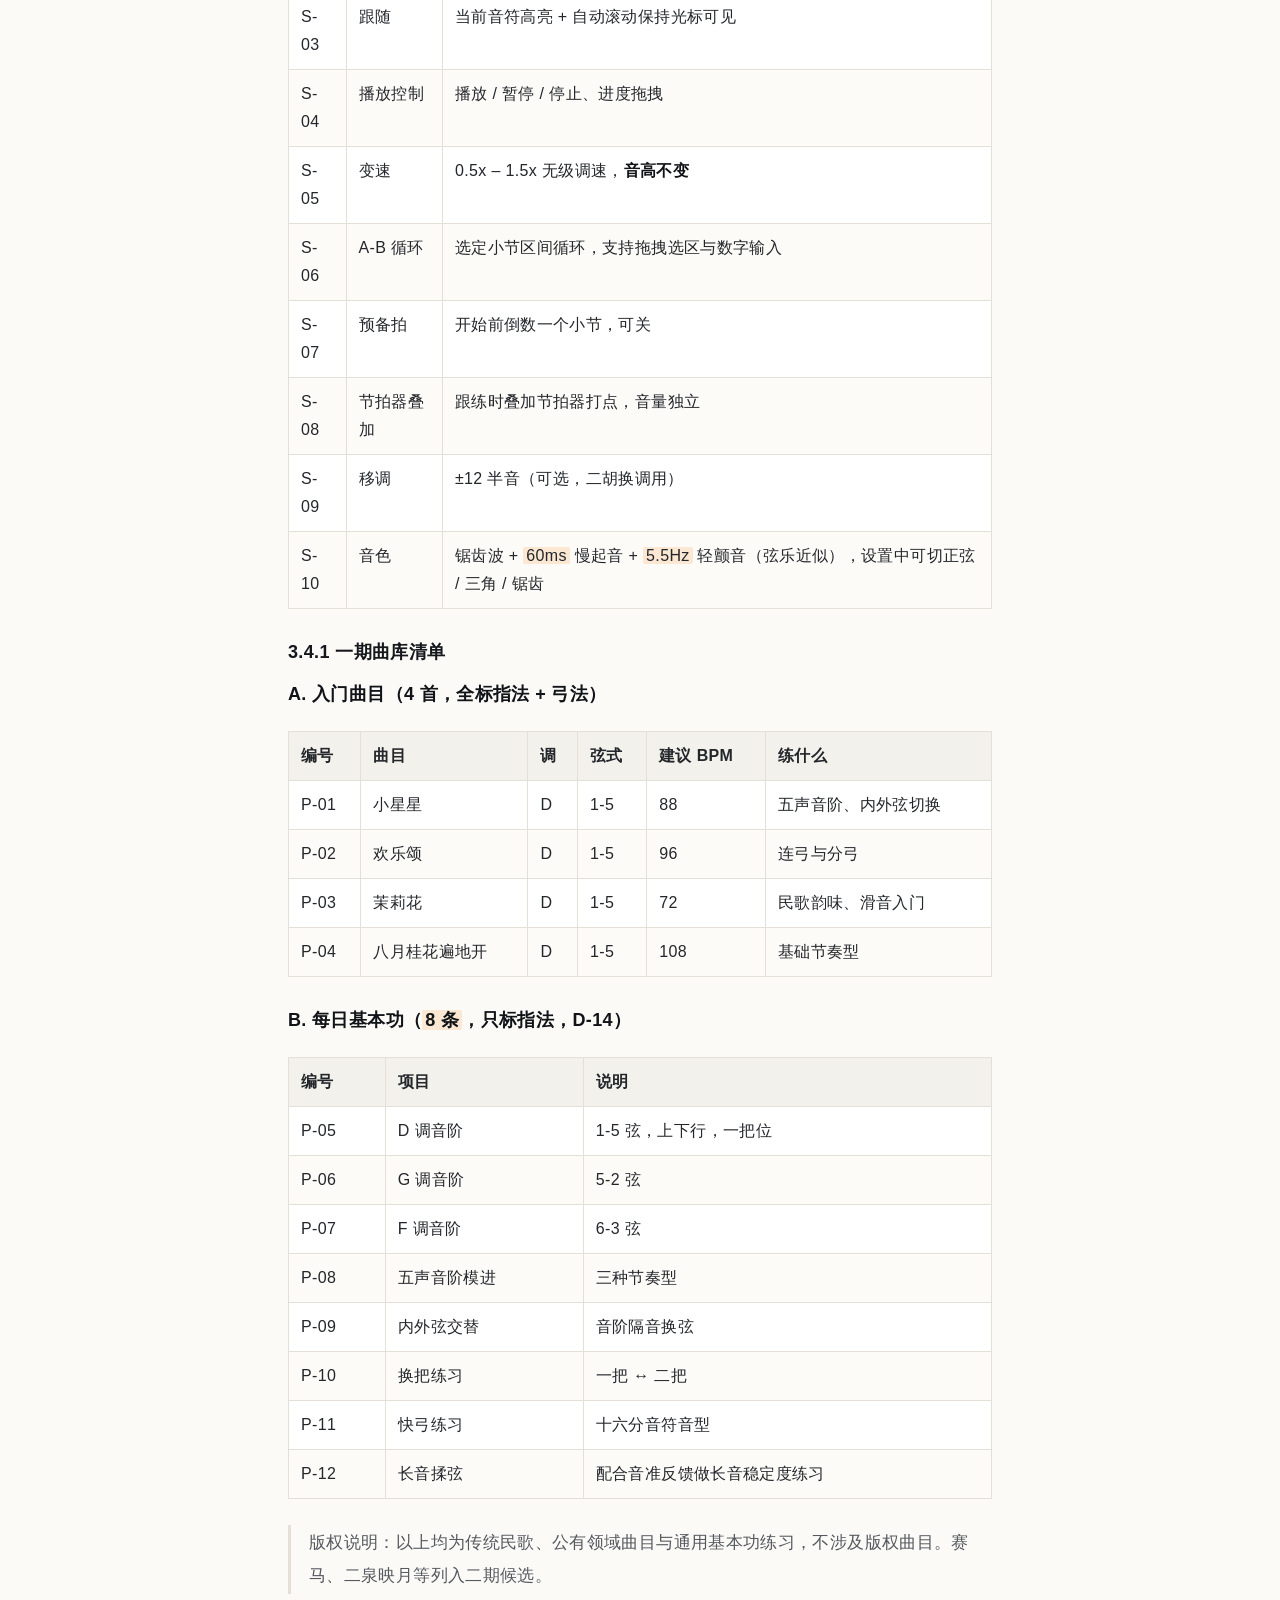
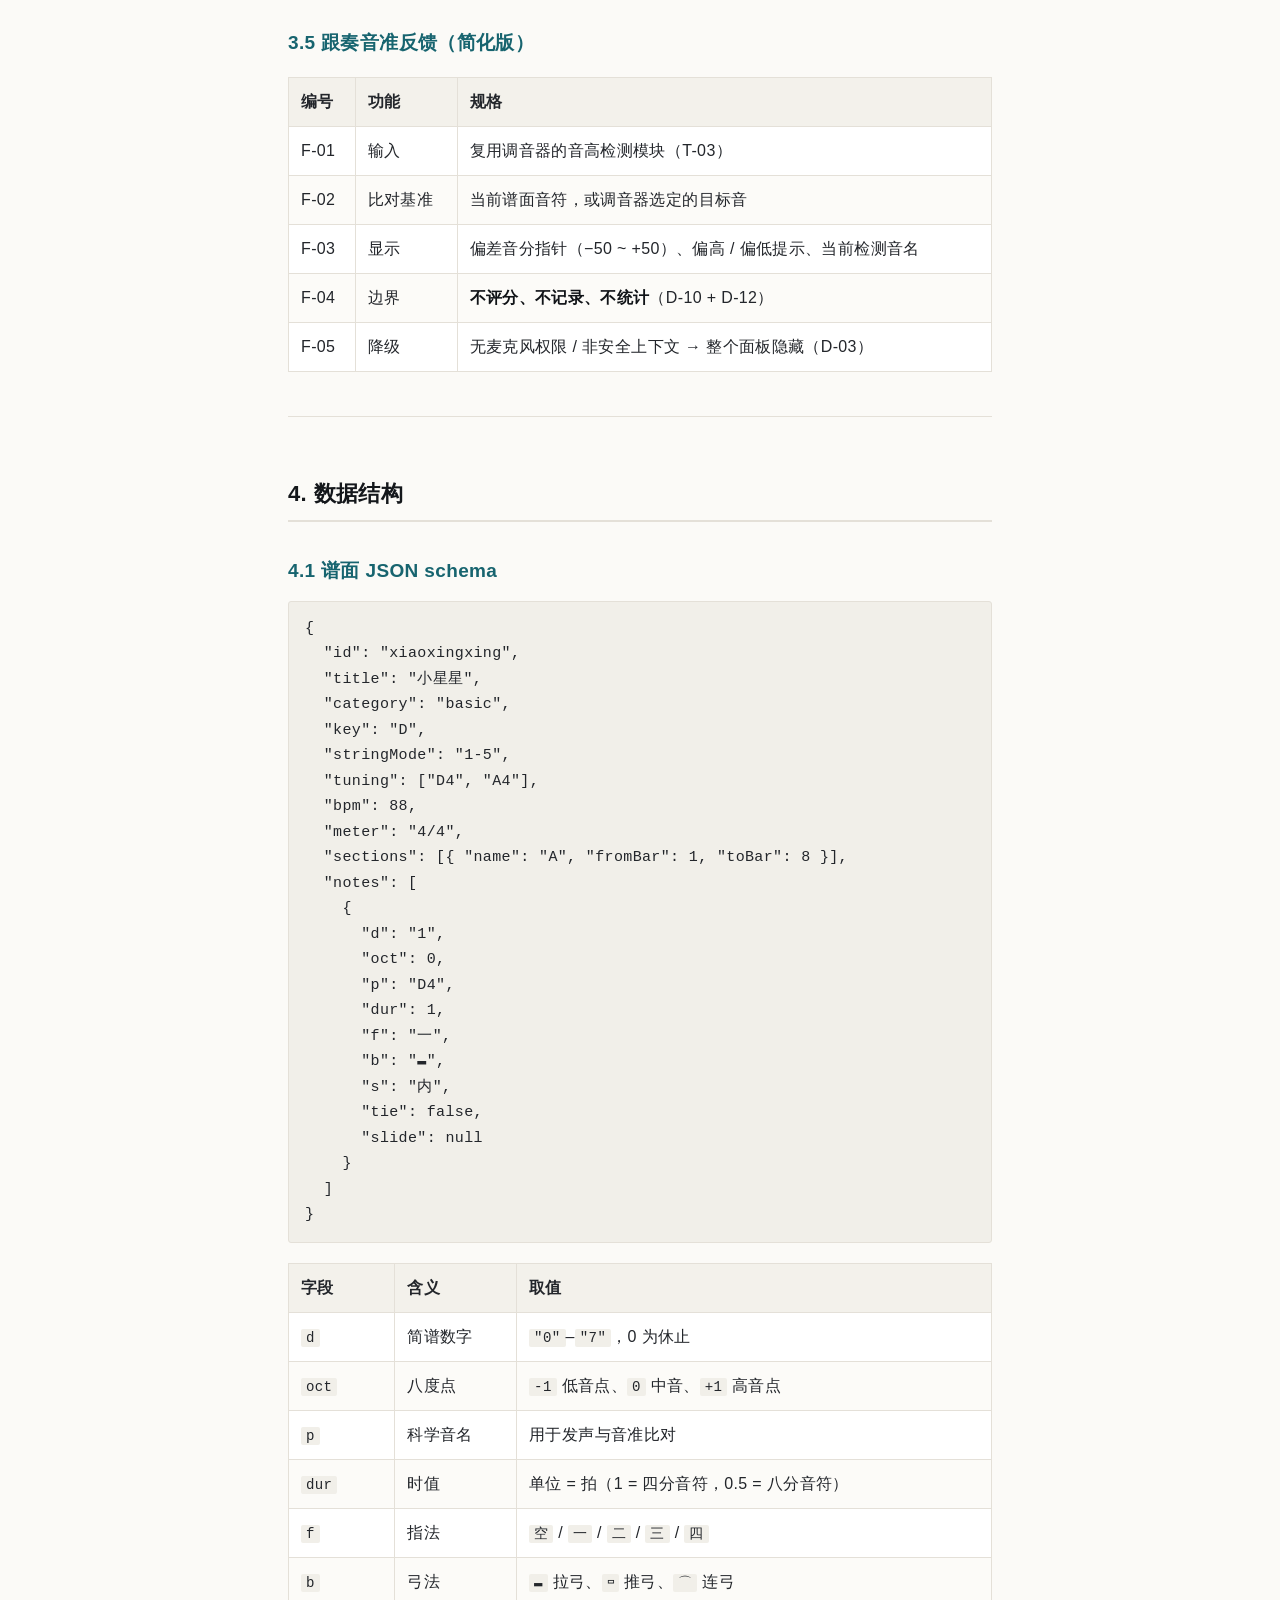
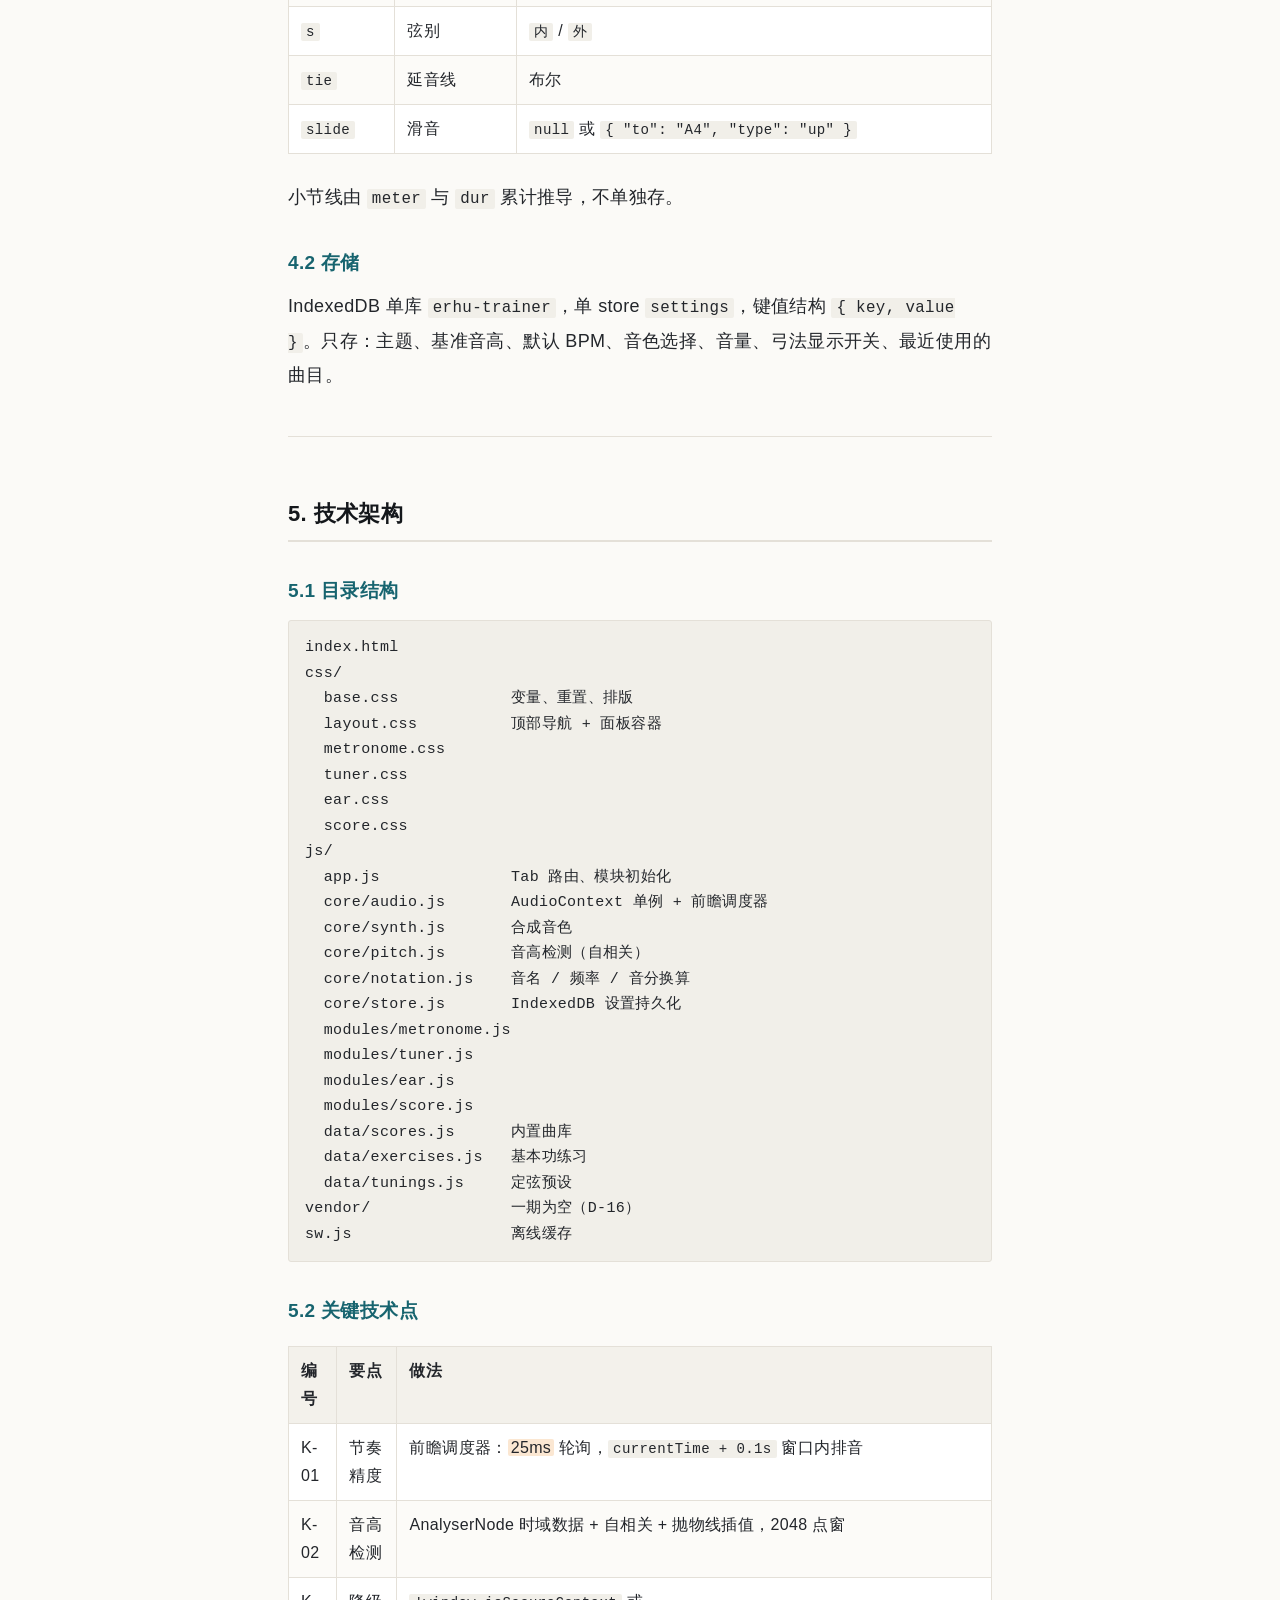
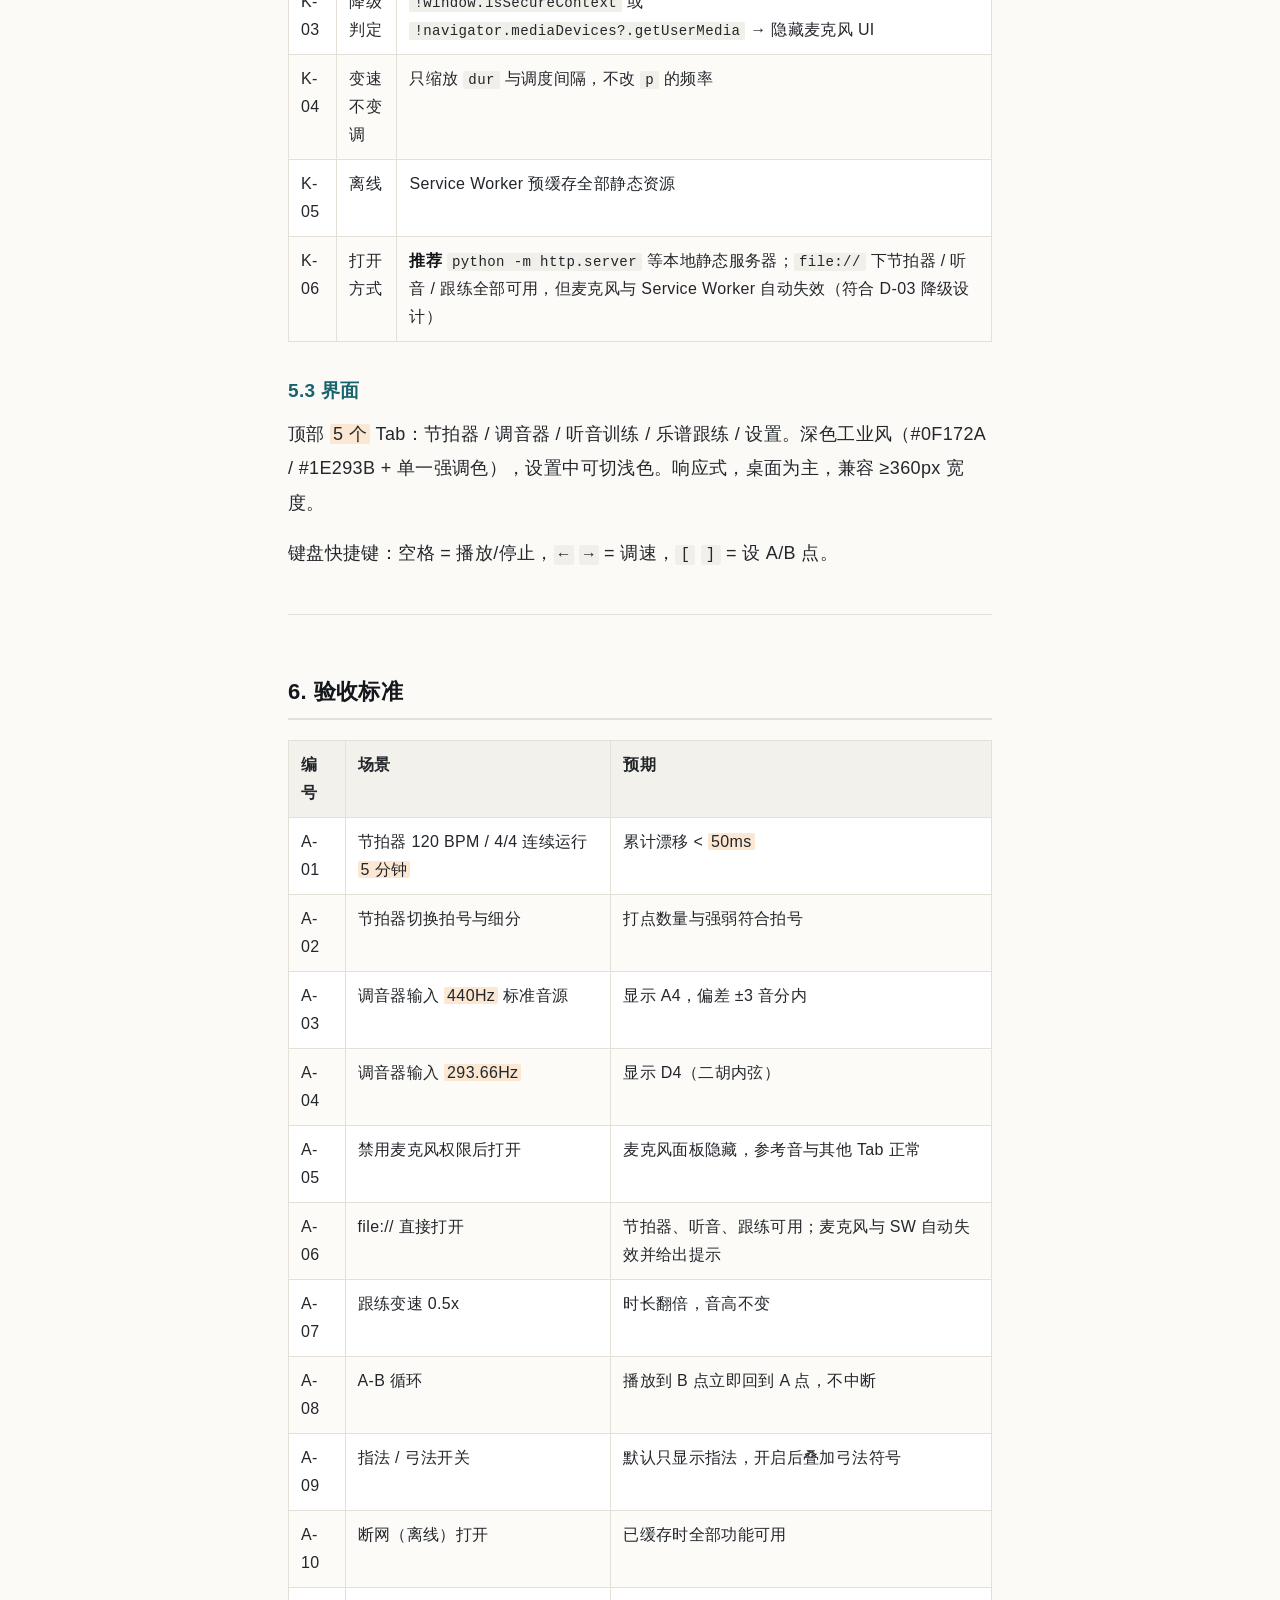
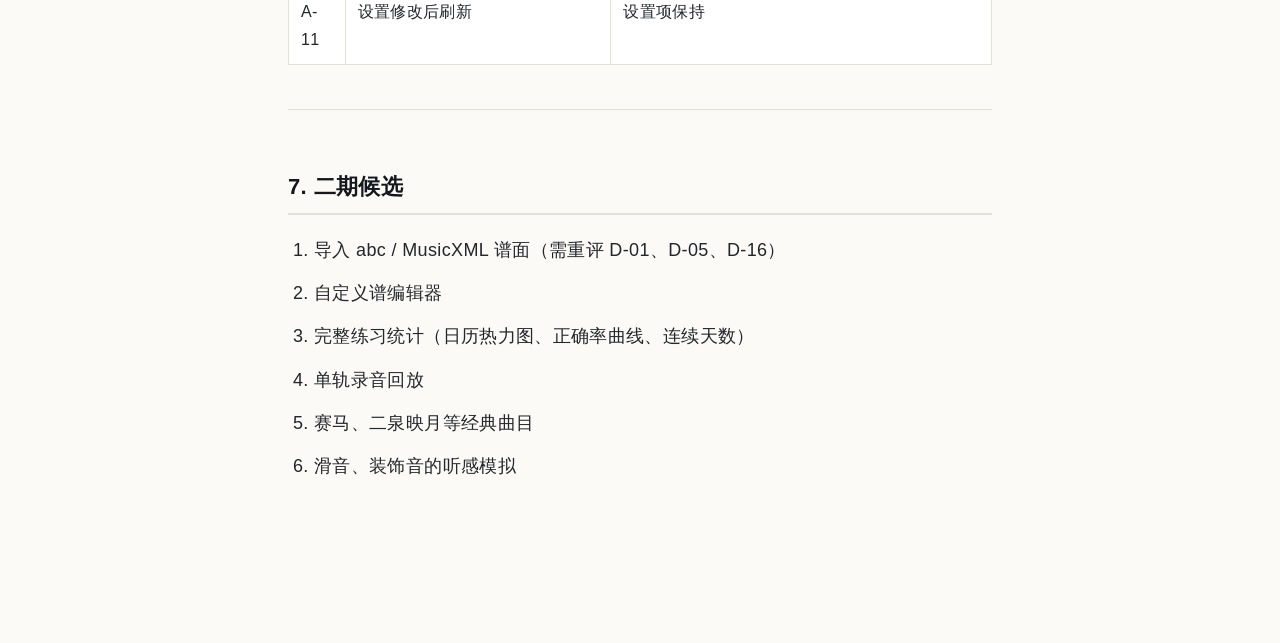
<file: docs/需求规格-v1.html>
<!DOCTYPE html>
<!-- ============================================================
     reading-view-template.html — 可读版式页面骨架
     两种用法：
       A. 交给 scripts/md_to_readable.py 自动填充（推荐）：{{...}} 会被脚本替换
       B. 手工使用：复制本文件 → 把 /* ============================================================
   reading-view.css — 可读版式 v1.0
   用途：把长文本渲染成便于持续阅读的单页 HTML
   依据：references/typography.md（每个参数的理由与可调范围）
   约定：
     1. 使用时必须整段内联进 <style> 标签，禁止外链（保证单文件自包含）
     2. 调整参数只改 :root 变量，不要改下面的规则
     3. 本样式为「浅色低眩光」基准；深色变体见文件末尾
   ============================================================ */

:root {
  /* ---- 版式参数（冻结值：改动前先读 typography.md）---- */
  --rv-font-size: 18px;        /* 正文基准字号，最小 17px */
  --rv-font-size-mobile: 17px;
  --rv-line-height: 1.9;       /* 行距，最小 1.8 */
  --rv-measure: 760px;         /* 正文栏宽；对应每行约 30–38 汉字 */
  --rv-pad: 28px;              /* 桌面端页边留白 */
  --rv-pad-mobile: 18px;
  --rv-letter-spacing: 0.02em; /* 字距微松，降低字形粘连 */

  /* ---- 配色（浅色低眩光基准）---- */
  --rv-bg:          #FBFAF7;   /* 暖白，非纯白：减轻屏幕眩光 */
  --rv-surface:     #FFFFFF;
  --rv-ink:         #23262B;
  --rv-ink-soft:    #55595F;
  --rv-line:        #E4E0D8;
  --rv-heading:     #14171B;
  --rv-accent:      #17646F;
  --rv-accent-soft: #EAF2F3;
  --rv-hl:          #FFF2C2;   /* 关键短语高亮 */
  --rv-num:         #FBE7D2;   /* 数字 / 单位高亮 */
  --rv-warn:        #8A5A00;
  --rv-warn-soft:   #FCF4E3;
  --rv-ok:          #2C6B4F;
  --rv-ok-soft:     #EDF5F0;
  --rv-code-bg:     #F1EFE9;
}

/* ---------- 基础 ---------- */
* { box-sizing: border-box; }
html { -webkit-text-size-adjust: 100%; }

body {
  margin: 0;
  background: var(--rv-bg);
  color: var(--rv-ink);
  font-family: -apple-system, BlinkMacSystemFont, "Segoe UI", "Microsoft YaHei",
               "PingFang SC", "Hiragino Sans GB", "Source Han Sans SC",
               "Noto Sans CJK SC", sans-serif;
  font-size: var(--rv-font-size);
  line-height: var(--rv-line-height);
  letter-spacing: var(--rv-letter-spacing);
  /* 关键：绝不用两端对齐——会制造字间河流，加重跳行 */
  text-align: left;
  word-break: normal;
  overflow-wrap: break-word;
}

.page {
  max-width: var(--rv-measure);
  margin: 0 auto;
  padding: 56px var(--rv-pad) 96px;
}

/* ---------- 标题 ---------- */
h1 {
  font-size: 30px;
  line-height: 1.45;
  letter-spacing: 0.01em;
  color: var(--rv-heading);
  margin: 0 0 10px;
}
h2 {
  font-size: 22px;
  line-height: 1.5;
  color: var(--rv-heading);
  margin: 60px 0 18px;
  padding-bottom: 10px;
  border-bottom: 2px solid var(--rv-line);
}
h3 {
  font-size: 19px;
  line-height: 1.55;
  color: var(--rv-accent);
  margin: 34px 0 12px;
}
h4 { font-size: 18px; margin: 24px 0 8px; color: var(--rv-heading); }
h1 + .sub { margin-top: 0; }

.sub {
  color: var(--rv-ink-soft);
  font-size: 17px;
  margin: 0 0 22px;
}

/* 标题带锚点时保留可点性，但不加下划线干扰 */
h2 a, h3 a { color: inherit; text-decoration: none; }

/* ---------- 正文段落 ---------- */
p { margin: 0 0 16px; }
strong { color: #101317; }
a { color: var(--rv-accent); text-decoration-thickness: 1px; text-underline-offset: 2px; }

code {
  font-family: Consolas, "Cascadia Mono", Menlo, "Courier New", monospace;
  font-size: 0.88em;
  background: var(--rv-code-bg);
  padding: 1px 5px;
  border-radius: 2px;
}
pre {
  background: var(--rv-code-bg);
  border: 1px solid var(--rv-line);
  border-radius: 3px;
  padding: 14px 16px;
  overflow-x: auto;
  font-size: 15px;
  line-height: 1.7;
}
pre code { background: none; padding: 0; font-size: inherit; }

ul, ol { margin: 0 0 16px; padding-left: 26px; }
li { margin-bottom: 9px; }
li > ul, li > ol { margin-top: 9px; margin-bottom: 4px; }

blockquote {
  margin: 18px 0;
  padding: 2px 0 2px 18px;
  border-left: 3px solid var(--rv-line);
  color: var(--rv-ink-soft);
  font-size: 17px;
}
blockquote p:last-child { margin-bottom: 0; }

hr { border: 0; border-top: 1px solid var(--rv-line); margin: 44px 0; }

img { max-width: 100%; height: auto; border-radius: 3px; }

/* ---------- 高亮与强调 ---------- */
/* 关键短语：下划线式高亮，不改变字色，避免打断阅读节奏 */
.hl {
  background: linear-gradient(transparent 62%, var(--rv-hl) 62%);
  padding: 0 1px;
}
/* 数字 / 单位 / 时限：独立色块，便于回查 */
.num {
  background: var(--rv-num);
  border-radius: 2px;
  padding: 0 3px;
  font-variant-numeric: tabular-nums;
}
mark { background: var(--rv-hl); color: inherit; padding: 0 1px; }

/* 条件句提行：把「若…则…」「必须…」「不得…」单独成块 */
.cond {
  display: block;
  margin: 14px 0;
  padding: 10px 14px;
  background: var(--rv-surface);
  border-left: 4px solid var(--rv-accent);
  font-weight: 600;
}
/* 否定词提行 */
.neg {
  display: block;
  margin: 14px 0;
  padding: 10px 14px;
  background: var(--rv-warn-soft);
  border-left: 4px solid var(--rv-warn);
  font-weight: 600;
}

/* ---------- 信息盒 ---------- */
.box {
  background: var(--rv-surface);
  border: 1px solid var(--rv-line);
  border-radius: 3px;
  padding: 18px 22px;
  margin: 20px 0;
}
.box p:last-child, .box ul:last-child, .box ol:last-child,
.box table:last-child, .box .tw:last-child { margin-bottom: 0; }
.box.lead { border-left: 5px solid var(--rv-accent); background: var(--rv-accent-soft); }
.box.warn { border-left: 5px solid var(--rv-warn);   background: var(--rv-warn-soft); }
.box.ok   { border-left: 5px solid var(--rv-ok);     background: var(--rv-ok-soft); }
.box.plain { background: var(--rv-surface); }

/* 元信息块（标题下方） */
.meta {
  background: var(--rv-surface);
  border: 1px solid var(--rv-line);
  border-left: 5px solid var(--rv-accent);
  padding: 16px 20px;
  font-size: 16px;
  line-height: 1.85;
  color: var(--rv-ink-soft);
  margin: 0 0 34px;
}
.meta b { color: var(--rv-ink); }

/* ---------- 表格 ---------- */
/* 必须包一层 .tw：窄屏横向滚动，避免整页被撑开 */
.tw { overflow-x: auto; margin: 20px 0 26px; }
table {
  border-collapse: collapse;
  width: 100%;
  font-size: 16px;
  line-height: 1.75;
  background: var(--rv-surface);
}
th, td {
  border: 1px solid var(--rv-line);
  padding: 10px 12px;
  text-align: left;
  vertical-align: top;
}
th { background: #F3F1EB; font-weight: 600; }
tbody tr:nth-child(even) td { background: #FCFBF8; }

/* ---------- 标签与评级 ---------- */
.tag {
  display: inline-block;
  font-size: 13px;
  line-height: 1.6;
  padding: 1px 8px;
  border-radius: 10px;
  background: #EFEDE7;
  color: var(--rv-ink-soft);
  margin-right: 6px;
}
.tag.todo { background: var(--rv-warn-soft); color: var(--rv-warn); }
.tag.ok   { background: var(--rv-ok-soft);   color: var(--rv-ok); }
.star { white-space: nowrap; color: var(--rv-accent); letter-spacing: -1px; font-weight: 700; }
.star.no { color: #9A9A9A; }

/* ---------- 目录 ---------- */
.toc {
  background: var(--rv-surface);
  border: 1px solid var(--rv-line);
  border-radius: 3px;
  padding: 16px 22px;
  margin: 0 0 40px;
  font-size: 16px;
  line-height: 1.9;
}
.toc > .toc-title { font-weight: 600; margin-bottom: 6px; color: var(--rv-heading); }
.toc ol, .toc ul { margin: 0; padding-left: 22px; }
.toc li { margin-bottom: 4px; }
.toc a { color: var(--rv-ink); text-decoration: none; }
.toc a:hover { color: var(--rv-accent); }

/* ---------- 尾注 / 说明 ---------- */
.legend { font-size: 15px; color: var(--rv-ink-soft); line-height: 1.9; }
.foot { margin-top: 48px; font-size: 15px; color: var(--rv-ink-soft); line-height: 1.9; }

/* 待填写下划线（用于可打印的记录表） */
.fill {
  display: inline-block;
  min-width: 120px;
  border-bottom: 1px dashed #B9B4A8;
  color: #A9A49A;
  font-size: 15px;
  padding: 0 4px;
}

/* ---------- 响应式 ---------- */
@media (max-width: 620px) {
  body { font-size: var(--rv-font-size-mobile); }
  .page { padding: 34px var(--rv-pad-mobile) 64px; }
  h1 { font-size: 24px; }
  h2 { font-size: 20px; margin-top: 44px; }
  h3 { font-size: 18px; }
  table { font-size: 15px; }
  th, td { padding: 8px 9px; }
}

/* ---------- 打印 ---------- */
@media print {
  body { background: #fff; font-size: 11.5pt; }
  .page { max-width: none; padding: 0; }
  h2 { page-break-after: avoid; }
  h3 { page-break-after: avoid; }
  table, .box, .cond, .neg, pre { page-break-inside: avoid; }
  .toc { page-break-after: always; }
  a { color: inherit; text-decoration: none; }
}

/* ============================================================
   深色变体（可选）
   用法：在 <body> 上加 class="rv-dark"
   注意：深底浅字对部分阅读困难者反而更累；未经验证不要默认开启。
   ============================================================ */
body.rv-dark {
  --rv-bg:          #12161B;
  --rv-surface:     #1A1F26;
  --rv-ink:         #E6E8EB;
  --rv-ink-soft:    #A8AEB7;
  --rv-line:        #2C333C;
  --rv-heading:     #F4F6F8;
  --rv-accent:      #5FBFCB;
  --rv-accent-soft: #17262A;
  --rv-hl:          #4A411F;
  --rv-num:         #45331F;
  --rv-warn:        #E0B464;
  --rv-warn-soft:   #2A2418;
  --rv-ok:          #7FC5A0;
  --rv-ok-soft:     #16261F;
  --rv-code-bg:     #232A32;
}
body.rv-dark strong { color: #FFFFFF; }
body.rv-dark th { background: #222932; }
body.rv-dark tbody tr:nth-child(even) td { background: #1E242B; }
body.rv-dark .tag { background: #262D36; }
 换成 assets/reading-view.css 全文
          → 删掉不用的块 → 把正文填进 <blockquote><p>浏览器端静态单页应用。零后端、零网络请求、零第三方库。本文档是三轮需求确认的结果，任何改动请先更新决策表 D-01 ~ D-16。</p></blockquote>
<hr>
<h2 id="sec-1">1. 产品定位</h2>
<p>帮助二胡学习者（兼顾其他乐器）在浏览器里完成四件事：</p>
<div class="tw">
<table>
<thead><tr>
<th>目标</th>
<th>对应模块</th>
<th>一句话价值</th>
</tr></thead>
<tbody>
<tr><td>练节奏</td><td>节拍器</td><td>拍子稳不稳，机器说了算</td></tr>
<tr><td>练音准</td><td>调音器 + 跟奏音准反馈</td><td>二胡没有品位，音准全靠耳朵，这里给耳朵一个标尺</td></tr>
<tr><td>练耳朵</td><td>听音训练</td><td>音程、和弦、旋律听写</td></tr>
<tr><td>跟谱练习</td><td>乐谱跟练</td><td>简谱 + 指法弓法，变速循环跟练</td></tr>
</tbody>
</table>
</div>
<p><strong>不做</strong>：账号系统、云同步、社交、付费、多轨录音混音、图片谱 OCR、服务端文件上传、乐谱导入（一期）。</p>
<hr>
<h2 id="sec-2">2. 决策表</h2>
<div class="tw">
<table>
<thead><tr>
<th>编号</th>
<th>决策项</th>
<th>结论</th>
<th>带来的影响</th>
</tr></thead>
<tbody>
<tr><td>D-01</td><td>乐谱来源</td><td>一期仅内置练习谱，不做导入</td><td>不需要 OSMD / abcjs / VexFlow，谱面数据用内部 JSON schema</td></tr>
<tr><td>D-02</td><td>交付形态</td><td>多文件 + 库 vendor 到本地</td><td>内网、离线、断网都能跑</td></tr>
<tr><td>D-03</td><td>麦克风</td><td>启用 + 自动降级</td><td>非 HTTPS 或权限被拒时，自动隐藏麦克风相关 UI，其余功能照常</td></tr>
<tr><td>D-04</td><td>音源</td><td>Web Audio 合成音</td><td>零体积、零依赖</td></tr>
<tr><td>D-05</td><td>谱面呈现</td><td>简谱数字 + 音名，DOM/CSS 渲染</td><td>零依赖，可做当前音符高亮与自动滚动</td></tr>
<tr><td>D-06</td><td>标注深度</td><td>指法常显 + 弓法可开关</td><td>两套数据都要录，默认只显示指法</td></tr>
<tr><td>D-07</td><td>曲库范围</td><td>入门 4 首 + 基本功 + 每日基本功专项</td><td>一期约 <span class="num">12 条</span></td></tr>
<tr><td>D-08</td><td>跟练控制</td><td>变速不变调 + A-B 循环 + 预备拍/节拍器叠加 + 当前音高亮</td><td>四项全做</td></tr>
<tr><td>D-09</td><td>听音题型</td><td>音程听辨、和弦性质听辨、旋律听写填空</td><td>以选择题为主</td></tr>
<tr><td>D-10</td><td>音准反馈</td><td>简化版：实时音分偏差指针，不评分</td><td>依赖麦克风，可降级</td></tr>
<tr><td>D-11</td><td>调音器</td><td>通用十二平均律 + 常用调/常用乐器定弦预设，<strong>不写死二胡</strong></td><td>换乐器照样能用</td></tr>
<tr><td>D-12</td><td>练习记录</td><td>只存设置，不做统计</td><td>IndexedDB 仅一个键值 store</td></tr>
<tr><td>D-13</td><td>记号体系</td><td>标准民乐符号</td><td>拉弓 ▬、推弓 ▭、连弓 ⌒、指法 一二三四</td></tr>
<tr><td>D-14</td><td>标注分级</td><td>入门 4 首全标指法 + 弓法；基本功只标指法</td><td>控制录入工作量（本项目最大成本项）</td></tr>
<tr><td>D-15</td><td>视觉风格</td><td>深色工业风为主，设置中可切浅色</td><td>主色 #0F172A / #1E293B，单一强调色</td></tr>
<tr><td>D-16</td><td>第三方库</td><td>一期 <strong>零第三方库</strong></td><td>vendor/ 目录一期为空，后续按需填充</td></tr>
</tbody>
</table>
</div>
<h3 id="sec-3">2.1 关于 D-02 与 D-16 的结论</h3>
<p>因为选了「内置谱 + 简谱 DOM + 合成音」，一期<strong>不需要任何第三方库</strong>。所以「vendor 到本地」的策略保留为目录约定，实际 vendor/ 为空。这是一件好事：没有 CDN 依赖、没有版本冲突、没有体积负担。</p>
<hr>
<h2 id="sec-4">3. 功能规格</h2>
<h3 id="sec-5">3.1 节拍器</h3>
<div class="tw">
<table>
<thead><tr>
<th>编号</th>
<th>功能</th>
<th>规格</th>
</tr></thead>
<tbody>
<tr><td>M-01</td><td>BPM</td><td>30–300，滑杆 + 数字输入 + Tap tempo（连敲 4 次取平均）</td></tr>
<tr><td>M-02</td><td>拍号</td><td>2/4、3/4、4/4、6/8</td></tr>
<tr><td>M-03</td><td>细分</td><td>整拍 / 八分 / 十六分 / 三连音</td></tr>
<tr><td>M-04</td><td>重音</td><td>首拍重音；可扩展为「每小节第 N 拍重音」</td></tr>
<tr><td>M-05</td><td>音色</td><td>木鱼（噪声 + 带通）、正弦短音、高频点击，三档可切</td></tr>
<tr><td>M-06</td><td>可视化</td><td>拍点圆点跳动 + 钟摆摆动</td></tr>
<tr><td>M-07</td><td>渐快训练</td><td>每 N 小节 +X BPM，到 M BPM 停止或循环</td></tr>
<tr><td>M-08</td><td>静音小节</td><td>随机静音 N 小节，考验内心拍感</td></tr>
<tr><td>M-09</td><td>音量</td><td>音量滑杆 + 静音</td></tr>
<tr><td>M-10</td><td>精度</td><td>前瞻调度：<span class="num">25ms</span> 轮询 + <span class="num">100ms</span> 排程窗口，按 <code>audioContext.currentTime</code> 排音，<strong>禁用 setInterval 直接发声</strong></td></tr>
</tbody>
</table>
</div>
<h3 id="sec-6">3.2 调音器</h3>
<div class="tw">
<table>
<thead><tr>
<th>编号</th>
<th>功能</th>
<th>规格</th>
</tr></thead>
<tbody>
<tr><td>T-01</td><td>基准音</td><td>A4 = <span class="num">440 Hz</span>，可调 430–<span class="num">450 Hz</span></td></tr>
<tr><td>T-02</td><td>检测范围</td><td>60–<span class="num">1200 Hz</span>，覆盖二胡全音域</td></tr>
<tr><td>T-03</td><td>检测算法</td><td>时域自相关（AMDF）+ 抛物线插值，目标精度 ±3 音分</td></tr>
<tr><td>T-04</td><td>显示</td><td>音名 + 偏差音分指针（−50 ~ +50）+ 实际频率 Hz + 稳定度指示</td></tr>
<tr><td>T-05</td><td>定弦预设</td><td>可编辑的预设库（见 3.2.1）</td></tr>
<tr><td>T-06</td><td>参考音</td><td>点击预设音名播放长音，用于对照校音</td></tr>
<tr><td>T-07</td><td>降级</td><td>无麦克风 → 隐藏检测区，仅保留参考音（D-03）</td></tr>
</tbody>
</table>
</div>
<h4 id="sec-7">3.2.1 定弦预设库</h4>
<p>二胡标准定弦为内弦 d1、外弦 a1（D4–A4，纯五度），换调不换弦高，只换弦式：</p>
<div class="tw">
<table>
<thead><tr>
<th>调</th>
<th>弦式</th>
<th>内弦唱名</th>
<th>外弦唱名</th>
<th>定弦音高</th>
</tr></thead>
<tbody>
<tr><td>D 调</td><td>1-5 弦（do-sol）</td><td>do</td><td>sol</td><td>D4 – A4</td></tr>
<tr><td>G 调</td><td>5-2 弦（sol-re）</td><td>sol</td><td>re</td><td>D4 – A4</td></tr>
<tr><td>F 调</td><td>6-3 弦（la-mi）</td><td>la</td><td>mi</td><td>D4 – A4</td></tr>
<tr><td>C 调</td><td>2-6 弦（re-la）</td><td>re</td><td>la</td><td>D4 – A4</td></tr>
<tr><td>A 调</td><td>4-1 弦（fa-do）</td><td>fa</td><td>do</td><td>D4 – A4</td></tr>
<tr><td>bB 调</td><td>3-7 弦（mi-si）</td><td>mi</td><td>si</td><td>D4 – A4</td></tr>
<tr><td>二泉映月用弦（1=G，低五度）</td><td>5-2 弦</td><td>sol</td><td>re</td><td>G3 – D4</td></tr>
</tbody>
</table>
</div>
<p>通用乐器预设（不写死二胡，D-11）：小提琴 G3-D4-A4-E5、吉他 E2-A2-D3-G3-B3-E4、尤克里里 G4-C4-E4-A4、大提琴 C2-G2-D3-A3。</p>
<h3 id="sec-8">3.3 听音训练</h3>
<div class="tw">
<table>
<thead><tr>
<th>编号</th>
<th>题型</th>
<th>规格</th>
</tr></thead>
<tbody>
<tr><td>E-01</td><td>音程听辨</td><td>播放两音（旋律/和声两种呈现），从 8–12 个音程中选；难度分级：先自然音程，后变化音程</td></tr>
<tr><td>E-02</td><td>和弦性质听辨</td><td>判断大 / 小 / 减 / 增；进阶可加大七、属七</td></tr>
<tr><td>E-03</td><td>旋律听写填空</td><td>播放 4–8 音短句，给出简谱骨架，隐藏 2–3 个音，用音名按钮填</td></tr>
<tr><td>E-04</td><td>交互</td><td>播放 / 重播、答题、即时反馈（对错 + 重播正确答案做对比）</td></tr>
<tr><td>E-05</td><td>组卷</td><td>连续 N 题一组，组末显示本组正确率</td></tr>
</tbody>
</table>
</div>
<p><strong>统计边界（D-12）</strong>：正确率只在<strong>当前会话内</strong>显示，页面刷新即清空，不写入 IndexedDB。</p>
<h3 id="sec-9">3.4 乐谱跟练</h3>
<div class="tw">
<table>
<thead><tr>
<th>编号</th>
<th>功能</th>
<th>规格</th>
</tr></thead>
<tbody>
<tr><td>S-01</td><td>谱面渲染</td><td>简谱数字 + 八度点 + 音名 + 指法（常显）+ 弓法（开关，D-06）</td></tr>
<tr><td>S-02</td><td>分行</td><td>按拍号自动分小节、按容器宽度自动折行</td></tr>
<tr><td>S-03</td><td>跟随</td><td>当前音符高亮 + 自动滚动保持光标可见</td></tr>
<tr><td>S-04</td><td>播放控制</td><td>播放 / 暂停 / 停止、进度拖拽</td></tr>
<tr><td>S-05</td><td>变速</td><td>0.5x – 1.5x 无级调速，<strong>音高不变</strong></td></tr>
<tr><td>S-06</td><td>A-B 循环</td><td>选定小节区间循环，支持拖拽选区与数字输入</td></tr>
<tr><td>S-07</td><td>预备拍</td><td>开始前倒数一个小节，可关</td></tr>
<tr><td>S-08</td><td>节拍器叠加</td><td>跟练时叠加节拍器打点，音量独立</td></tr>
<tr><td>S-09</td><td>移调</td><td>±12 半音（可选，二胡换调用）</td></tr>
<tr><td>S-10</td><td>音色</td><td>锯齿波 + <span class="num">60ms</span> 慢起音 + <span class="num">5.5Hz</span> 轻颤音（弦乐近似），设置中可切正弦 / 三角 / 锯齿</td></tr>
</tbody>
</table>
</div>
<h4 id="sec-10">3.4.1 一期曲库清单</h4>
<p><strong>A. 入门曲目（4 首，全标指法 + 弓法）</strong></p>
<div class="tw">
<table>
<thead><tr>
<th>编号</th>
<th>曲目</th>
<th>调</th>
<th>弦式</th>
<th>建议 BPM</th>
<th>练什么</th>
</tr></thead>
<tbody>
<tr><td>P-01</td><td>小星星</td><td>D</td><td>1-5</td><td>88</td><td>五声音阶、内外弦切换</td></tr>
<tr><td>P-02</td><td>欢乐颂</td><td>D</td><td>1-5</td><td>96</td><td>连弓与分弓</td></tr>
<tr><td>P-03</td><td>茉莉花</td><td>D</td><td>1-5</td><td>72</td><td>民歌韵味、滑音入门</td></tr>
<tr><td>P-04</td><td>八月桂花遍地开</td><td>D</td><td>1-5</td><td>108</td><td>基础节奏型</td></tr>
</tbody>
</table>
</div>
<p><strong>B. 每日基本功（<span class="num">8 条</span>，只标指法，D-14）</strong></p>
<div class="tw">
<table>
<thead><tr>
<th>编号</th>
<th>项目</th>
<th>说明</th>
</tr></thead>
<tbody>
<tr><td>P-05</td><td>D 调音阶</td><td>1-5 弦，上下行，一把位</td></tr>
<tr><td>P-06</td><td>G 调音阶</td><td>5-2 弦</td></tr>
<tr><td>P-07</td><td>F 调音阶</td><td>6-3 弦</td></tr>
<tr><td>P-08</td><td>五声音阶模进</td><td>三种节奏型</td></tr>
<tr><td>P-09</td><td>内外弦交替</td><td>音阶隔音换弦</td></tr>
<tr><td>P-10</td><td>换把练习</td><td>一把 ↔ 二把</td></tr>
<tr><td>P-11</td><td>快弓练习</td><td>十六分音符音型</td></tr>
<tr><td>P-12</td><td>长音揉弦</td><td>配合音准反馈做长音稳定度练习</td></tr>
</tbody>
</table>
</div>
<blockquote><p>版权说明：以上均为传统民歌、公有领域曲目与通用基本功练习，不涉及版权曲目。赛马、二泉映月等列入二期候选。</p></blockquote>
<h3 id="sec-11">3.5 跟奏音准反馈（简化版）</h3>
<div class="tw">
<table>
<thead><tr>
<th>编号</th>
<th>功能</th>
<th>规格</th>
</tr></thead>
<tbody>
<tr><td>F-01</td><td>输入</td><td>复用调音器的音高检测模块（T-03）</td></tr>
<tr><td>F-02</td><td>比对基准</td><td>当前谱面音符，或调音器选定的目标音</td></tr>
<tr><td>F-03</td><td>显示</td><td>偏差音分指针（−50 ~ +50）、偏高 / 偏低提示、当前检测音名</td></tr>
<tr><td>F-04</td><td>边界</td><td><strong>不评分、不记录、不统计</strong>（D-10 + D-12）</td></tr>
<tr><td>F-05</td><td>降级</td><td>无麦克风权限 / 非安全上下文 → 整个面板隐藏（D-03）</td></tr>
</tbody>
</table>
</div>
<hr>
<h2 id="sec-12">4. 数据结构</h2>
<h3 id="sec-13">4.1 谱面 JSON schema</h3>
<pre><code class="language-json">{
  "id": "xiaoxingxing",
  "title": "小星星",
  "category": "basic",
  "key": "D",
  "stringMode": "1-5",
  "tuning": ["D4", "A4"],
  "bpm": 88,
  "meter": "4/4",
  "sections": [{ "name": "A", "fromBar": 1, "toBar": 8 }],
  "notes": [
    {
      "d": "1",
      "oct": 0,
      "p": "D4",
      "dur": 1,
      "f": "一",
      "b": "▬",
      "s": "内",
      "tie": false,
      "slide": null
    }
  ]
}</code></pre>
<div class="tw">
<table>
<thead><tr>
<th>字段</th>
<th>含义</th>
<th>取值</th>
</tr></thead>
<tbody>
<tr><td><code>d</code></td><td>简谱数字</td><td><code>"0"</code>–<code>"7"</code>，0 为休止</td></tr>
<tr><td><code>oct</code></td><td>八度点</td><td><code>-1</code> 低音点、<code>0</code> 中音、<code>+1</code> 高音点</td></tr>
<tr><td><code>p</code></td><td>科学音名</td><td>用于发声与音准比对</td></tr>
<tr><td><code>dur</code></td><td>时值</td><td>单位 = 拍（1 = 四分音符，0.5 = 八分音符）</td></tr>
<tr><td><code>f</code></td><td>指法</td><td><code>空</code> / <code>一</code> / <code>二</code> / <code>三</code> / <code>四</code></td></tr>
<tr><td><code>b</code></td><td>弓法</td><td><code>▬</code> 拉弓、<code>▭</code> 推弓、<code>⌒</code> 连弓</td></tr>
<tr><td><code>s</code></td><td>弦别</td><td><code>内</code> / <code>外</code></td></tr>
<tr><td><code>tie</code></td><td>延音线</td><td>布尔</td></tr>
<tr><td><code>slide</code></td><td>滑音</td><td><code>null</code> 或 <code>{ "to": "A4", "type": "up" }</code></td></tr>
</tbody>
</table>
</div>
<p>小节线由 <code>meter</code> 与 <code>dur</code> 累计推导，不单独存。</p>
<h3 id="sec-14">4.2 存储</h3>
<p>IndexedDB 单库 <code>erhu-trainer</code>，单 store <code>settings</code>，键值结构 <code>{ key, value }</code>。只存：主题、基准音高、默认 BPM、音色选择、音量、弓法显示开关、最近使用的曲目。</p>
<hr>
<h2 id="sec-15">5. 技术架构</h2>
<h3 id="sec-16">5.1 目录结构</h3>
<pre><code>index.html
css/
  base.css            变量、重置、排版
  layout.css          顶部导航 + 面板容器
  metronome.css
  tuner.css
  ear.css
  score.css
js/
  app.js              Tab 路由、模块初始化
  core/audio.js       AudioContext 单例 + 前瞻调度器
  core/synth.js       合成音色
  core/pitch.js       音高检测（自相关）
  core/notation.js    音名 / 频率 / 音分换算
  core/store.js       IndexedDB 设置持久化
  modules/metronome.js
  modules/tuner.js
  modules/ear.js
  modules/score.js
  data/scores.js      内置曲库
  data/exercises.js   基本功练习
  data/tunings.js     定弦预设
vendor/               一期为空（D-16）
sw.js                 离线缓存</code></pre>
<h3 id="sec-17">5.2 关键技术点</h3>
<div class="tw">
<table>
<thead><tr>
<th>编号</th>
<th>要点</th>
<th>做法</th>
</tr></thead>
<tbody>
<tr><td>K-01</td><td>节奏精度</td><td>前瞻调度器：<span class="num">25ms</span> 轮询，<code>currentTime + 0.1s</code> 窗口内排音</td></tr>
<tr><td>K-02</td><td>音高检测</td><td>AnalyserNode 时域数据 + 自相关 + 抛物线插值，2048 点窗</td></tr>
<tr><td>K-03</td><td>降级判定</td><td><code>!window.isSecureContext</code> 或 <code>!navigator.mediaDevices?.getUserMedia</code> → 隐藏麦克风 UI</td></tr>
<tr><td>K-04</td><td>变速不变调</td><td>只缩放 <code>dur</code> 与调度间隔，不改 <code>p</code> 的频率</td></tr>
<tr><td>K-05</td><td>离线</td><td>Service Worker 预缓存全部静态资源</td></tr>
<tr><td>K-06</td><td>打开方式</td><td><strong>推荐</strong> <code>python -m http.server</code> 等本地静态服务器；<code>file://</code> 下节拍器 / 听音 / 跟练全部可用，但麦克风与 Service Worker 自动失效（符合 D-03 降级设计）</td></tr>
</tbody>
</table>
</div>
<h3 id="sec-18">5.3 界面</h3>
<p>顶部 <span class="num">5 个</span> Tab：节拍器 / 调音器 / 听音训练 / 乐谱跟练 / 设置。深色工业风（#0F172A / #1E293B + 单一强调色），设置中可切浅色。响应式，桌面为主，兼容 ≥360px 宽度。</p>
<p>键盘快捷键：空格 = 播放/停止，<code>←</code> <code>→</code> = 调速，<code>[</code> <code>]</code> = 设 A/B 点。</p>
<hr>
<h2 id="sec-19">6. 验收标准</h2>
<div class="tw">
<table>
<thead><tr>
<th>编号</th>
<th>场景</th>
<th>预期</th>
</tr></thead>
<tbody>
<tr><td>A-01</td><td>节拍器 120 BPM / 4/4 连续运行 <span class="num">5 分钟</span></td><td>累计漂移 < <span class="num">50ms</span></td></tr>
<tr><td>A-02</td><td>节拍器切换拍号与细分</td><td>打点数量与强弱符合拍号</td></tr>
<tr><td>A-03</td><td>调音器输入 <span class="num">440Hz</span> 标准音源</td><td>显示 A4，偏差 ±3 音分内</td></tr>
<tr><td>A-04</td><td>调音器输入 <span class="num">293.66Hz</span></td><td>显示 D4（二胡内弦）</td></tr>
<tr><td>A-05</td><td>禁用麦克风权限后打开</td><td>麦克风面板隐藏，参考音与其他 Tab 正常</td></tr>
<tr><td>A-06</td><td>file:// 直接打开</td><td>节拍器、听音、跟练可用；麦克风与 SW 自动失效并给出提示</td></tr>
<tr><td>A-07</td><td>跟练变速 0.5x</td><td>时长翻倍，音高不变</td></tr>
<tr><td>A-08</td><td>A-B 循环</td><td>播放到 B 点立即回到 A 点，不中断</td></tr>
<tr><td>A-09</td><td>指法 / 弓法开关</td><td>默认只显示指法，开启后叠加弓法符号</td></tr>
<tr><td>A-10</td><td>断网（离线）打开</td><td>已缓存时全部功能可用</td></tr>
<tr><td>A-11</td><td>设置修改后刷新</td><td>设置项保持</td></tr>
</tbody>
</table>
</div>
<hr>
<h2 id="sec-20">7. 二期候选</h2>
<ol>
<li>导入 abc / MusicXML 谱面（需重评 D-01、D-05、D-16）
</li>
<li>自定义谱编辑器
</li>
<li>完整练习统计（日历热力图、正确率曲线、连续天数）
</li>
<li>单轨录音回放
</li>
<li>赛马、二泉映月等经典曲目
</li>
<li>滑音、装饰音的听感模拟
</li>
</ol>
     硬约束：
       1. 必须单文件自包含：CSS 内联，不引任何外部资源，不写 JS
       2. 不要在正文里加 on* 事件或 <script>
       3. 正文栏宽由 --rv-measure 控制，不要在正文里再写行内 width
     ============================================================ -->
<html lang="zh-CN">
<head>
<meta charset="UTF-8">
<meta name="viewport" content="width=device-width, initial-scale=1.0">
<title>二胡练习工具 · 需求规格 v1.0</title>
<style>
/* ============================================================
   reading-view.css — 可读版式 v1.0
   用途：把长文本渲染成便于持续阅读的单页 HTML
   依据：references/typography.md（每个参数的理由与可调范围）
   约定：
     1. 使用时必须整段内联进 <style> 标签，禁止外链（保证单文件自包含）
     2. 调整参数只改 :root 变量，不要改下面的规则
     3. 本样式为「浅色低眩光」基准；深色变体见文件末尾
   ============================================================ */

:root {
  /* ---- 版式参数（冻结值：改动前先读 typography.md）---- */
  --rv-font-size: 18px;        /* 正文基准字号，最小 17px */
  --rv-font-size-mobile: 17px;
  --rv-line-height: 1.9;       /* 行距，最小 1.8 */
  --rv-measure: 760px;         /* 正文栏宽；对应每行约 30–38 汉字 */
  --rv-pad: 28px;              /* 桌面端页边留白 */
  --rv-pad-mobile: 18px;
  --rv-letter-spacing: 0.02em; /* 字距微松，降低字形粘连 */

  /* ---- 配色（浅色低眩光基准）---- */
  --rv-bg:          #FBFAF7;   /* 暖白，非纯白：减轻屏幕眩光 */
  --rv-surface:     #FFFFFF;
  --rv-ink:         #23262B;
  --rv-ink-soft:    #55595F;
  --rv-line:        #E4E0D8;
  --rv-heading:     #14171B;
  --rv-accent:      #17646F;
  --rv-accent-soft: #EAF2F3;
  --rv-hl:          #FFF2C2;   /* 关键短语高亮 */
  --rv-num:         #FBE7D2;   /* 数字 / 单位高亮 */
  --rv-warn:        #8A5A00;
  --rv-warn-soft:   #FCF4E3;
  --rv-ok:          #2C6B4F;
  --rv-ok-soft:     #EDF5F0;
  --rv-code-bg:     #F1EFE9;
}

/* ---------- 基础 ---------- */
* { box-sizing: border-box; }
html { -webkit-text-size-adjust: 100%; }

body {
  margin: 0;
  background: var(--rv-bg);
  color: var(--rv-ink);
  font-family: -apple-system, BlinkMacSystemFont, "Segoe UI", "Microsoft YaHei",
               "PingFang SC", "Hiragino Sans GB", "Source Han Sans SC",
               "Noto Sans CJK SC", sans-serif;
  font-size: var(--rv-font-size);
  line-height: var(--rv-line-height);
  letter-spacing: var(--rv-letter-spacing);
  /* 关键：绝不用两端对齐——会制造字间河流，加重跳行 */
  text-align: left;
  word-break: normal;
  overflow-wrap: break-word;
}

.page {
  max-width: var(--rv-measure);
  margin: 0 auto;
  padding: 56px var(--rv-pad) 96px;
}

/* ---------- 标题 ---------- */
h1 {
  font-size: 30px;
  line-height: 1.45;
  letter-spacing: 0.01em;
  color: var(--rv-heading);
  margin: 0 0 10px;
}
h2 {
  font-size: 22px;
  line-height: 1.5;
  color: var(--rv-heading);
  margin: 60px 0 18px;
  padding-bottom: 10px;
  border-bottom: 2px solid var(--rv-line);
}
h3 {
  font-size: 19px;
  line-height: 1.55;
  color: var(--rv-accent);
  margin: 34px 0 12px;
}
h4 { font-size: 18px; margin: 24px 0 8px; color: var(--rv-heading); }
h1 + .sub { margin-top: 0; }

.sub {
  color: var(--rv-ink-soft);
  font-size: 17px;
  margin: 0 0 22px;
}

/* 标题带锚点时保留可点性，但不加下划线干扰 */
h2 a, h3 a { color: inherit; text-decoration: none; }

/* ---------- 正文段落 ---------- */
p { margin: 0 0 16px; }
strong { color: #101317; }
a { color: var(--rv-accent); text-decoration-thickness: 1px; text-underline-offset: 2px; }

code {
  font-family: Consolas, "Cascadia Mono", Menlo, "Courier New", monospace;
  font-size: 0.88em;
  background: var(--rv-code-bg);
  padding: 1px 5px;
  border-radius: 2px;
}
pre {
  background: var(--rv-code-bg);
  border: 1px solid var(--rv-line);
  border-radius: 3px;
  padding: 14px 16px;
  overflow-x: auto;
  font-size: 15px;
  line-height: 1.7;
}
pre code { background: none; padding: 0; font-size: inherit; }

ul, ol { margin: 0 0 16px; padding-left: 26px; }
li { margin-bottom: 9px; }
li > ul, li > ol { margin-top: 9px; margin-bottom: 4px; }

blockquote {
  margin: 18px 0;
  padding: 2px 0 2px 18px;
  border-left: 3px solid var(--rv-line);
  color: var(--rv-ink-soft);
  font-size: 17px;
}
blockquote p:last-child { margin-bottom: 0; }

hr { border: 0; border-top: 1px solid var(--rv-line); margin: 44px 0; }

img { max-width: 100%; height: auto; border-radius: 3px; }

/* ---------- 高亮与强调 ---------- */
/* 关键短语：下划线式高亮，不改变字色，避免打断阅读节奏 */
.hl {
  background: linear-gradient(transparent 62%, var(--rv-hl) 62%);
  padding: 0 1px;
}
/* 数字 / 单位 / 时限：独立色块，便于回查 */
.num {
  background: var(--rv-num);
  border-radius: 2px;
  padding: 0 3px;
  font-variant-numeric: tabular-nums;
}
mark { background: var(--rv-hl); color: inherit; padding: 0 1px; }

/* 条件句提行：把「若…则…」「必须…」「不得…」单独成块 */
.cond {
  display: block;
  margin: 14px 0;
  padding: 10px 14px;
  background: var(--rv-surface);
  border-left: 4px solid var(--rv-accent);
  font-weight: 600;
}
/* 否定词提行 */
.neg {
  display: block;
  margin: 14px 0;
  padding: 10px 14px;
  background: var(--rv-warn-soft);
  border-left: 4px solid var(--rv-warn);
  font-weight: 600;
}

/* ---------- 信息盒 ---------- */
.box {
  background: var(--rv-surface);
  border: 1px solid var(--rv-line);
  border-radius: 3px;
  padding: 18px 22px;
  margin: 20px 0;
}
.box p:last-child, .box ul:last-child, .box ol:last-child,
.box table:last-child, .box .tw:last-child { margin-bottom: 0; }
.box.lead { border-left: 5px solid var(--rv-accent); background: var(--rv-accent-soft); }
.box.warn { border-left: 5px solid var(--rv-warn);   background: var(--rv-warn-soft); }
.box.ok   { border-left: 5px solid var(--rv-ok);     background: var(--rv-ok-soft); }
.box.plain { background: var(--rv-surface); }

/* 元信息块（标题下方） */
.meta {
  background: var(--rv-surface);
  border: 1px solid var(--rv-line);
  border-left: 5px solid var(--rv-accent);
  padding: 16px 20px;
  font-size: 16px;
  line-height: 1.85;
  color: var(--rv-ink-soft);
  margin: 0 0 34px;
}
.meta b { color: var(--rv-ink); }

/* ---------- 表格 ---------- */
/* 必须包一层 .tw：窄屏横向滚动，避免整页被撑开 */
.tw { overflow-x: auto; margin: 20px 0 26px; }
table {
  border-collapse: collapse;
  width: 100%;
  font-size: 16px;
  line-height: 1.75;
  background: var(--rv-surface);
}
th, td {
  border: 1px solid var(--rv-line);
  padding: 10px 12px;
  text-align: left;
  vertical-align: top;
}
th { background: #F3F1EB; font-weight: 600; }
tbody tr:nth-child(even) td { background: #FCFBF8; }

/* ---------- 标签与评级 ---------- */
.tag {
  display: inline-block;
  font-size: 13px;
  line-height: 1.6;
  padding: 1px 8px;
  border-radius: 10px;
  background: #EFEDE7;
  color: var(--rv-ink-soft);
  margin-right: 6px;
}
.tag.todo { background: var(--rv-warn-soft); color: var(--rv-warn); }
.tag.ok   { background: var(--rv-ok-soft);   color: var(--rv-ok); }
.star { white-space: nowrap; color: var(--rv-accent); letter-spacing: -1px; font-weight: 700; }
.star.no { color: #9A9A9A; }

/* ---------- 目录 ---------- */
.toc {
  background: var(--rv-surface);
  border: 1px solid var(--rv-line);
  border-radius: 3px;
  padding: 16px 22px;
  margin: 0 0 40px;
  font-size: 16px;
  line-height: 1.9;
}
.toc > .toc-title { font-weight: 600; margin-bottom: 6px; color: var(--rv-heading); }
.toc ol, .toc ul { margin: 0; padding-left: 22px; }
.toc li { margin-bottom: 4px; }
.toc a { color: var(--rv-ink); text-decoration: none; }
.toc a:hover { color: var(--rv-accent); }

/* ---------- 尾注 / 说明 ---------- */
.legend { font-size: 15px; color: var(--rv-ink-soft); line-height: 1.9; }
.foot { margin-top: 48px; font-size: 15px; color: var(--rv-ink-soft); line-height: 1.9; }

/* 待填写下划线（用于可打印的记录表） */
.fill {
  display: inline-block;
  min-width: 120px;
  border-bottom: 1px dashed #B9B4A8;
  color: #A9A49A;
  font-size: 15px;
  padding: 0 4px;
}

/* ---------- 响应式 ---------- */
@media (max-width: 620px) {
  body { font-size: var(--rv-font-size-mobile); }
  .page { padding: 34px var(--rv-pad-mobile) 64px; }
  h1 { font-size: 24px; }
  h2 { font-size: 20px; margin-top: 44px; }
  h3 { font-size: 18px; }
  table { font-size: 15px; }
  th, td { padding: 8px 9px; }
}

/* ---------- 打印 ---------- */
@media print {
  body { background: #fff; font-size: 11.5pt; }
  .page { max-width: none; padding: 0; }
  h2 { page-break-after: avoid; }
  h3 { page-break-after: avoid; }
  table, .box, .cond, .neg, pre { page-break-inside: avoid; }
  .toc { page-break-after: always; }
  a { color: inherit; text-decoration: none; }
}

/* ============================================================
   深色变体（可选）
   用法：在 <body> 上加 class="rv-dark"
   注意：深底浅字对部分阅读困难者反而更累；未经验证不要默认开启。
   ============================================================ */
body.rv-dark {
  --rv-bg:          #12161B;
  --rv-surface:     #1A1F26;
  --rv-ink:         #E6E8EB;
  --rv-ink-soft:    #A8AEB7;
  --rv-line:        #2C333C;
  --rv-heading:     #F4F6F8;
  --rv-accent:      #5FBFCB;
  --rv-accent-soft: #17262A;
  --rv-hl:          #4A411F;
  --rv-num:         #45331F;
  --rv-warn:        #E0B464;
  --rv-warn-soft:   #2A2418;
  --rv-ok:          #7FC5A0;
  --rv-ok-soft:     #16261F;
  --rv-code-bg:     #232A32;
}
body.rv-dark strong { color: #FFFFFF; }
body.rv-dark th { background: #222932; }
body.rv-dark tbody tr:nth-child(even) td { background: #1E242B; }
body.rv-dark .tag { background: #262D36; }

</style>
</head>
<body>
<div class="page">

  <h1>二胡练习工具 · 需求规格 v1.0</h1>

  <div class="meta"><b>版本：</b>v1.0<br>
    <b>日期：</b>2026-09-23<br>
    <b>状态：</b>需求已确认，待开发</div>
  <div class="toc">
<div class="toc-title">目录</div>
<ol>
<li><a href="#sec-1">1. 产品定位</a>
</li>
<li><a href="#sec-2">2. 决策表</a>
<ul>
<li><a href="#sec-3">2.1 关于 D-02 与 D-16 的结论</a></li>
</ul>
</li>
<li><a href="#sec-4">3. 功能规格</a>
<ul>
<li><a href="#sec-5">3.1 节拍器</a></li>
<li><a href="#sec-6">3.2 调音器</a></li>
<li><a href="#sec-8">3.3 听音训练</a></li>
<li><a href="#sec-9">3.4 乐谱跟练</a></li>
<li><a href="#sec-11">3.5 跟奏音准反馈（简化版）</a></li>
</ul>
</li>
<li><a href="#sec-12">4. 数据结构</a>
<ul>
<li><a href="#sec-13">4.1 谱面 JSON schema</a></li>
<li><a href="#sec-14">4.2 存储</a></li>
</ul>
</li>
<li><a href="#sec-15">5. 技术架构</a>
<ul>
<li><a href="#sec-16">5.1 目录结构</a></li>
<li><a href="#sec-17">5.2 关键技术点</a></li>
<li><a href="#sec-18">5.3 界面</a></li>
</ul>
</li>
<li><a href="#sec-19">6. 验收标准</a>
</li>
<li><a href="#sec-20">7. 二期候选</a>
</li>
</ol>
</div>
<blockquote><p>浏览器端静态单页应用。零后端、零网络请求、零第三方库。本文档是三轮需求确认的结果，任何改动请先更新决策表 D-01 ~ D-16。</p></blockquote>
<hr>
<h2 id="sec-1">1. 产品定位</h2>
<p>帮助二胡学习者（兼顾其他乐器）在浏览器里完成四件事：</p>
<div class="tw">
<table>
<thead><tr>
<th>目标</th>
<th>对应模块</th>
<th>一句话价值</th>
</tr></thead>
<tbody>
<tr><td>练节奏</td><td>节拍器</td><td>拍子稳不稳，机器说了算</td></tr>
<tr><td>练音准</td><td>调音器 + 跟奏音准反馈</td><td>二胡没有品位，音准全靠耳朵，这里给耳朵一个标尺</td></tr>
<tr><td>练耳朵</td><td>听音训练</td><td>音程、和弦、旋律听写</td></tr>
<tr><td>跟谱练习</td><td>乐谱跟练</td><td>简谱 + 指法弓法，变速循环跟练</td></tr>
</tbody>
</table>
</div>
<p><strong>不做</strong>：账号系统、云同步、社交、付费、多轨录音混音、图片谱 OCR、服务端文件上传、乐谱导入（一期）。</p>
<hr>
<h2 id="sec-2">2. 决策表</h2>
<div class="tw">
<table>
<thead><tr>
<th>编号</th>
<th>决策项</th>
<th>结论</th>
<th>带来的影响</th>
</tr></thead>
<tbody>
<tr><td>D-01</td><td>乐谱来源</td><td>一期仅内置练习谱，不做导入</td><td>不需要 OSMD / abcjs / VexFlow，谱面数据用内部 JSON schema</td></tr>
<tr><td>D-02</td><td>交付形态</td><td>多文件 + 库 vendor 到本地</td><td>内网、离线、断网都能跑</td></tr>
<tr><td>D-03</td><td>麦克风</td><td>启用 + 自动降级</td><td>非 HTTPS 或权限被拒时，自动隐藏麦克风相关 UI，其余功能照常</td></tr>
<tr><td>D-04</td><td>音源</td><td>Web Audio 合成音</td><td>零体积、零依赖</td></tr>
<tr><td>D-05</td><td>谱面呈现</td><td>简谱数字 + 音名，DOM/CSS 渲染</td><td>零依赖，可做当前音符高亮与自动滚动</td></tr>
<tr><td>D-06</td><td>标注深度</td><td>指法常显 + 弓法可开关</td><td>两套数据都要录，默认只显示指法</td></tr>
<tr><td>D-07</td><td>曲库范围</td><td>入门 4 首 + 基本功 + 每日基本功专项</td><td>一期约 <span class="num">12 条</span></td></tr>
<tr><td>D-08</td><td>跟练控制</td><td>变速不变调 + A-B 循环 + 预备拍/节拍器叠加 + 当前音高亮</td><td>四项全做</td></tr>
<tr><td>D-09</td><td>听音题型</td><td>音程听辨、和弦性质听辨、旋律听写填空</td><td>以选择题为主</td></tr>
<tr><td>D-10</td><td>音准反馈</td><td>简化版：实时音分偏差指针，不评分</td><td>依赖麦克风，可降级</td></tr>
<tr><td>D-11</td><td>调音器</td><td>通用十二平均律 + 常用调/常用乐器定弦预设，<strong>不写死二胡</strong></td><td>换乐器照样能用</td></tr>
<tr><td>D-12</td><td>练习记录</td><td>只存设置，不做统计</td><td>IndexedDB 仅一个键值 store</td></tr>
<tr><td>D-13</td><td>记号体系</td><td>标准民乐符号</td><td>拉弓 ▬、推弓 ▭、连弓 ⌒、指法 一二三四</td></tr>
<tr><td>D-14</td><td>标注分级</td><td>入门 4 首全标指法 + 弓法；基本功只标指法</td><td>控制录入工作量（本项目最大成本项）</td></tr>
<tr><td>D-15</td><td>视觉风格</td><td>深色工业风为主，设置中可切浅色</td><td>主色 #0F172A / #1E293B，单一强调色</td></tr>
<tr><td>D-16</td><td>第三方库</td><td>一期 <strong>零第三方库</strong></td><td>vendor/ 目录一期为空，后续按需填充</td></tr>
</tbody>
</table>
</div>
<h3 id="sec-3">2.1 关于 D-02 与 D-16 的结论</h3>
<p>因为选了「内置谱 + 简谱 DOM + 合成音」，一期<strong>不需要任何第三方库</strong>。所以「vendor 到本地」的策略保留为目录约定，实际 vendor/ 为空。这是一件好事：没有 CDN 依赖、没有版本冲突、没有体积负担。</p>
<hr>
<h2 id="sec-4">3. 功能规格</h2>
<h3 id="sec-5">3.1 节拍器</h3>
<div class="tw">
<table>
<thead><tr>
<th>编号</th>
<th>功能</th>
<th>规格</th>
</tr></thead>
<tbody>
<tr><td>M-01</td><td>BPM</td><td>30–300，滑杆 + 数字输入 + Tap tempo（连敲 4 次取平均）</td></tr>
<tr><td>M-02</td><td>拍号</td><td>2/4、3/4、4/4、6/8</td></tr>
<tr><td>M-03</td><td>细分</td><td>整拍 / 八分 / 十六分 / 三连音</td></tr>
<tr><td>M-04</td><td>重音</td><td>首拍重音；可扩展为「每小节第 N 拍重音」</td></tr>
<tr><td>M-05</td><td>音色</td><td>木鱼（噪声 + 带通）、正弦短音、高频点击，三档可切</td></tr>
<tr><td>M-06</td><td>可视化</td><td>拍点圆点跳动 + 钟摆摆动</td></tr>
<tr><td>M-07</td><td>渐快训练</td><td>每 N 小节 +X BPM，到 M BPM 停止或循环</td></tr>
<tr><td>M-08</td><td>静音小节</td><td>随机静音 N 小节，考验内心拍感</td></tr>
<tr><td>M-09</td><td>音量</td><td>音量滑杆 + 静音</td></tr>
<tr><td>M-10</td><td>精度</td><td>前瞻调度：<span class="num">25ms</span> 轮询 + <span class="num">100ms</span> 排程窗口，按 <code>audioContext.currentTime</code> 排音，<strong>禁用 setInterval 直接发声</strong></td></tr>
</tbody>
</table>
</div>
<h3 id="sec-6">3.2 调音器</h3>
<div class="tw">
<table>
<thead><tr>
<th>编号</th>
<th>功能</th>
<th>规格</th>
</tr></thead>
<tbody>
<tr><td>T-01</td><td>基准音</td><td>A4 = <span class="num">440 Hz</span>，可调 430–<span class="num">450 Hz</span></td></tr>
<tr><td>T-02</td><td>检测范围</td><td>60–<span class="num">1200 Hz</span>，覆盖二胡全音域</td></tr>
<tr><td>T-03</td><td>检测算法</td><td>时域自相关（AMDF）+ 抛物线插值，目标精度 ±3 音分</td></tr>
<tr><td>T-04</td><td>显示</td><td>音名 + 偏差音分指针（−50 ~ +50）+ 实际频率 Hz + 稳定度指示</td></tr>
<tr><td>T-05</td><td>定弦预设</td><td>可编辑的预设库（见 3.2.1）</td></tr>
<tr><td>T-06</td><td>参考音</td><td>点击预设音名播放长音，用于对照校音</td></tr>
<tr><td>T-07</td><td>降级</td><td>无麦克风 → 隐藏检测区，仅保留参考音（D-03）</td></tr>
</tbody>
</table>
</div>
<h4 id="sec-7">3.2.1 定弦预设库</h4>
<p>二胡标准定弦为内弦 d1、外弦 a1（D4–A4，纯五度），换调不换弦高，只换弦式：</p>
<div class="tw">
<table>
<thead><tr>
<th>调</th>
<th>弦式</th>
<th>内弦唱名</th>
<th>外弦唱名</th>
<th>定弦音高</th>
</tr></thead>
<tbody>
<tr><td>D 调</td><td>1-5 弦（do-sol）</td><td>do</td><td>sol</td><td>D4 – A4</td></tr>
<tr><td>G 调</td><td>5-2 弦（sol-re）</td><td>sol</td><td>re</td><td>D4 – A4</td></tr>
<tr><td>F 调</td><td>6-3 弦（la-mi）</td><td>la</td><td>mi</td><td>D4 – A4</td></tr>
<tr><td>C 调</td><td>2-6 弦（re-la）</td><td>re</td><td>la</td><td>D4 – A4</td></tr>
<tr><td>A 调</td><td>4-1 弦（fa-do）</td><td>fa</td><td>do</td><td>D4 – A4</td></tr>
<tr><td>bB 调</td><td>3-7 弦（mi-si）</td><td>mi</td><td>si</td><td>D4 – A4</td></tr>
<tr><td>二泉映月用弦（1=G，低五度）</td><td>5-2 弦</td><td>sol</td><td>re</td><td>G3 – D4</td></tr>
</tbody>
</table>
</div>
<p>通用乐器预设（不写死二胡，D-11）：小提琴 G3-D4-A4-E5、吉他 E2-A2-D3-G3-B3-E4、尤克里里 G4-C4-E4-A4、大提琴 C2-G2-D3-A3。</p>
<h3 id="sec-8">3.3 听音训练</h3>
<div class="tw">
<table>
<thead><tr>
<th>编号</th>
<th>题型</th>
<th>规格</th>
</tr></thead>
<tbody>
<tr><td>E-01</td><td>音程听辨</td><td>播放两音（旋律/和声两种呈现），从 8–12 个音程中选；难度分级：先自然音程，后变化音程</td></tr>
<tr><td>E-02</td><td>和弦性质听辨</td><td>判断大 / 小 / 减 / 增；进阶可加大七、属七</td></tr>
<tr><td>E-03</td><td>旋律听写填空</td><td>播放 4–8 音短句，给出简谱骨架，隐藏 2–3 个音，用音名按钮填</td></tr>
<tr><td>E-04</td><td>交互</td><td>播放 / 重播、答题、即时反馈（对错 + 重播正确答案做对比）</td></tr>
<tr><td>E-05</td><td>组卷</td><td>连续 N 题一组，组末显示本组正确率</td></tr>
</tbody>
</table>
</div>
<p><strong>统计边界（D-12）</strong>：正确率只在<strong>当前会话内</strong>显示，页面刷新即清空，不写入 IndexedDB。</p>
<h3 id="sec-9">3.4 乐谱跟练</h3>
<div class="tw">
<table>
<thead><tr>
<th>编号</th>
<th>功能</th>
<th>规格</th>
</tr></thead>
<tbody>
<tr><td>S-01</td><td>谱面渲染</td><td>简谱数字 + 八度点 + 音名 + 指法（常显）+ 弓法（开关，D-06）</td></tr>
<tr><td>S-02</td><td>分行</td><td>按拍号自动分小节、按容器宽度自动折行</td></tr>
<tr><td>S-03</td><td>跟随</td><td>当前音符高亮 + 自动滚动保持光标可见</td></tr>
<tr><td>S-04</td><td>播放控制</td><td>播放 / 暂停 / 停止、进度拖拽</td></tr>
<tr><td>S-05</td><td>变速</td><td>0.5x – 1.5x 无级调速，<strong>音高不变</strong></td></tr>
<tr><td>S-06</td><td>A-B 循环</td><td>选定小节区间循环，支持拖拽选区与数字输入</td></tr>
<tr><td>S-07</td><td>预备拍</td><td>开始前倒数一个小节，可关</td></tr>
<tr><td>S-08</td><td>节拍器叠加</td><td>跟练时叠加节拍器打点，音量独立</td></tr>
<tr><td>S-09</td><td>移调</td><td>±12 半音（可选，二胡换调用）</td></tr>
<tr><td>S-10</td><td>音色</td><td>锯齿波 + <span class="num">60ms</span> 慢起音 + <span class="num">5.5Hz</span> 轻颤音（弦乐近似），设置中可切正弦 / 三角 / 锯齿</td></tr>
</tbody>
</table>
</div>
<h4 id="sec-10">3.4.1 一期曲库清单</h4>
<p><strong>A. 入门曲目（4 首，全标指法 + 弓法）</strong></p>
<div class="tw">
<table>
<thead><tr>
<th>编号</th>
<th>曲目</th>
<th>调</th>
<th>弦式</th>
<th>建议 BPM</th>
<th>练什么</th>
</tr></thead>
<tbody>
<tr><td>P-01</td><td>小星星</td><td>D</td><td>1-5</td><td>88</td><td>五声音阶、内外弦切换</td></tr>
<tr><td>P-02</td><td>欢乐颂</td><td>D</td><td>1-5</td><td>96</td><td>连弓与分弓</td></tr>
<tr><td>P-03</td><td>茉莉花</td><td>D</td><td>1-5</td><td>72</td><td>民歌韵味、滑音入门</td></tr>
<tr><td>P-04</td><td>八月桂花遍地开</td><td>D</td><td>1-5</td><td>108</td><td>基础节奏型</td></tr>
</tbody>
</table>
</div>
<p><strong>B. 每日基本功（<span class="num">8 条</span>，只标指法，D-14）</strong></p>
<div class="tw">
<table>
<thead><tr>
<th>编号</th>
<th>项目</th>
<th>说明</th>
</tr></thead>
<tbody>
<tr><td>P-05</td><td>D 调音阶</td><td>1-5 弦，上下行，一把位</td></tr>
<tr><td>P-06</td><td>G 调音阶</td><td>5-2 弦</td></tr>
<tr><td>P-07</td><td>F 调音阶</td><td>6-3 弦</td></tr>
<tr><td>P-08</td><td>五声音阶模进</td><td>三种节奏型</td></tr>
<tr><td>P-09</td><td>内外弦交替</td><td>音阶隔音换弦</td></tr>
<tr><td>P-10</td><td>换把练习</td><td>一把 ↔ 二把</td></tr>
<tr><td>P-11</td><td>快弓练习</td><td>十六分音符音型</td></tr>
<tr><td>P-12</td><td>长音揉弦</td><td>配合音准反馈做长音稳定度练习</td></tr>
</tbody>
</table>
</div>
<blockquote><p>版权说明：以上均为传统民歌、公有领域曲目与通用基本功练习，不涉及版权曲目。赛马、二泉映月等列入二期候选。</p></blockquote>
<h3 id="sec-11">3.5 跟奏音准反馈（简化版）</h3>
<div class="tw">
<table>
<thead><tr>
<th>编号</th>
<th>功能</th>
<th>规格</th>
</tr></thead>
<tbody>
<tr><td>F-01</td><td>输入</td><td>复用调音器的音高检测模块（T-03）</td></tr>
<tr><td>F-02</td><td>比对基准</td><td>当前谱面音符，或调音器选定的目标音</td></tr>
<tr><td>F-03</td><td>显示</td><td>偏差音分指针（−50 ~ +50）、偏高 / 偏低提示、当前检测音名</td></tr>
<tr><td>F-04</td><td>边界</td><td><strong>不评分、不记录、不统计</strong>（D-10 + D-12）</td></tr>
<tr><td>F-05</td><td>降级</td><td>无麦克风权限 / 非安全上下文 → 整个面板隐藏（D-03）</td></tr>
</tbody>
</table>
</div>
<hr>
<h2 id="sec-12">4. 数据结构</h2>
<h3 id="sec-13">4.1 谱面 JSON schema</h3>
<pre><code class="language-json">{
  "id": "xiaoxingxing",
  "title": "小星星",
  "category": "basic",
  "key": "D",
  "stringMode": "1-5",
  "tuning": ["D4", "A4"],
  "bpm": 88,
  "meter": "4/4",
  "sections": [{ "name": "A", "fromBar": 1, "toBar": 8 }],
  "notes": [
    {
      "d": "1",
      "oct": 0,
      "p": "D4",
      "dur": 1,
      "f": "一",
      "b": "▬",
      "s": "内",
      "tie": false,
      "slide": null
    }
  ]
}</code></pre>
<div class="tw">
<table>
<thead><tr>
<th>字段</th>
<th>含义</th>
<th>取值</th>
</tr></thead>
<tbody>
<tr><td><code>d</code></td><td>简谱数字</td><td><code>"0"</code>–<code>"7"</code>，0 为休止</td></tr>
<tr><td><code>oct</code></td><td>八度点</td><td><code>-1</code> 低音点、<code>0</code> 中音、<code>+1</code> 高音点</td></tr>
<tr><td><code>p</code></td><td>科学音名</td><td>用于发声与音准比对</td></tr>
<tr><td><code>dur</code></td><td>时值</td><td>单位 = 拍（1 = 四分音符，0.5 = 八分音符）</td></tr>
<tr><td><code>f</code></td><td>指法</td><td><code>空</code> / <code>一</code> / <code>二</code> / <code>三</code> / <code>四</code></td></tr>
<tr><td><code>b</code></td><td>弓法</td><td><code>▬</code> 拉弓、<code>▭</code> 推弓、<code>⌒</code> 连弓</td></tr>
<tr><td><code>s</code></td><td>弦别</td><td><code>内</code> / <code>外</code></td></tr>
<tr><td><code>tie</code></td><td>延音线</td><td>布尔</td></tr>
<tr><td><code>slide</code></td><td>滑音</td><td><code>null</code> 或 <code>{ "to": "A4", "type": "up" }</code></td></tr>
</tbody>
</table>
</div>
<p>小节线由 <code>meter</code> 与 <code>dur</code> 累计推导，不单独存。</p>
<h3 id="sec-14">4.2 存储</h3>
<p>IndexedDB 单库 <code>erhu-trainer</code>，单 store <code>settings</code>，键值结构 <code>{ key, value }</code>。只存：主题、基准音高、默认 BPM、音色选择、音量、弓法显示开关、最近使用的曲目。</p>
<hr>
<h2 id="sec-15">5. 技术架构</h2>
<h3 id="sec-16">5.1 目录结构</h3>
<pre><code>index.html
css/
  base.css            变量、重置、排版
  layout.css          顶部导航 + 面板容器
  metronome.css
  tuner.css
  ear.css
  score.css
js/
  app.js              Tab 路由、模块初始化
  core/audio.js       AudioContext 单例 + 前瞻调度器
  core/synth.js       合成音色
  core/pitch.js       音高检测（自相关）
  core/notation.js    音名 / 频率 / 音分换算
  core/store.js       IndexedDB 设置持久化
  modules/metronome.js
  modules/tuner.js
  modules/ear.js
  modules/score.js
  data/scores.js      内置曲库
  data/exercises.js   基本功练习
  data/tunings.js     定弦预设
vendor/               一期为空（D-16）
sw.js                 离线缓存</code></pre>
<h3 id="sec-17">5.2 关键技术点</h3>
<div class="tw">
<table>
<thead><tr>
<th>编号</th>
<th>要点</th>
<th>做法</th>
</tr></thead>
<tbody>
<tr><td>K-01</td><td>节奏精度</td><td>前瞻调度器：<span class="num">25ms</span> 轮询，<code>currentTime + 0.1s</code> 窗口内排音</td></tr>
<tr><td>K-02</td><td>音高检测</td><td>AnalyserNode 时域数据 + 自相关 + 抛物线插值，2048 点窗</td></tr>
<tr><td>K-03</td><td>降级判定</td><td><code>!window.isSecureContext</code> 或 <code>!navigator.mediaDevices?.getUserMedia</code> → 隐藏麦克风 UI</td></tr>
<tr><td>K-04</td><td>变速不变调</td><td>只缩放 <code>dur</code> 与调度间隔，不改 <code>p</code> 的频率</td></tr>
<tr><td>K-05</td><td>离线</td><td>Service Worker 预缓存全部静态资源</td></tr>
<tr><td>K-06</td><td>打开方式</td><td><strong>推荐</strong> <code>python -m http.server</code> 等本地静态服务器；<code>file://</code> 下节拍器 / 听音 / 跟练全部可用，但麦克风与 Service Worker 自动失效（符合 D-03 降级设计）</td></tr>
</tbody>
</table>
</div>
<h3 id="sec-18">5.3 界面</h3>
<p>顶部 <span class="num">5 个</span> Tab：节拍器 / 调音器 / 听音训练 / 乐谱跟练 / 设置。深色工业风（#0F172A / #1E293B + 单一强调色），设置中可切浅色。响应式，桌面为主，兼容 ≥360px 宽度。</p>
<p>键盘快捷键：空格 = 播放/停止，<code>←</code> <code>→</code> = 调速，<code>[</code> <code>]</code> = 设 A/B 点。</p>
<hr>
<h2 id="sec-19">6. 验收标准</h2>
<div class="tw">
<table>
<thead><tr>
<th>编号</th>
<th>场景</th>
<th>预期</th>
</tr></thead>
<tbody>
<tr><td>A-01</td><td>节拍器 120 BPM / 4/4 连续运行 <span class="num">5 分钟</span></td><td>累计漂移 < <span class="num">50ms</span></td></tr>
<tr><td>A-02</td><td>节拍器切换拍号与细分</td><td>打点数量与强弱符合拍号</td></tr>
<tr><td>A-03</td><td>调音器输入 <span class="num">440Hz</span> 标准音源</td><td>显示 A4，偏差 ±3 音分内</td></tr>
<tr><td>A-04</td><td>调音器输入 <span class="num">293.66Hz</span></td><td>显示 D4（二胡内弦）</td></tr>
<tr><td>A-05</td><td>禁用麦克风权限后打开</td><td>麦克风面板隐藏，参考音与其他 Tab 正常</td></tr>
<tr><td>A-06</td><td>file:// 直接打开</td><td>节拍器、听音、跟练可用；麦克风与 SW 自动失效并给出提示</td></tr>
<tr><td>A-07</td><td>跟练变速 0.5x</td><td>时长翻倍，音高不变</td></tr>
<tr><td>A-08</td><td>A-B 循环</td><td>播放到 B 点立即回到 A 点，不中断</td></tr>
<tr><td>A-09</td><td>指法 / 弓法开关</td><td>默认只显示指法，开启后叠加弓法符号</td></tr>
<tr><td>A-10</td><td>断网（离线）打开</td><td>已缓存时全部功能可用</td></tr>
<tr><td>A-11</td><td>设置修改后刷新</td><td>设置项保持</td></tr>
</tbody>
</table>
</div>
<hr>
<h2 id="sec-20">7. 二期候选</h2>
<ol>
<li>导入 abc / MusicXML 谱面（需重评 D-01、D-05、D-16）
</li>
<li>自定义谱编辑器
</li>
<li>完整练习统计（日历热力图、正确率曲线、连续天数）
</li>
<li>单轨录音回放
</li>
<li>赛马、二泉映月等经典曲目
</li>
<li>滑音、装饰音的听感模拟
</li>
</ol>


</div>
</body>
</html>
</file>
<file: erhu-trainer/css/base.css>
/* base.css — 设计令牌 + 重置 + 通用控件
   主题系统：html[data-theme] 切换，主题变量全量定义见 css/themes.css
   此处 :root 仅作为深色工业风兜底（themes.css 加载前/加载失败时不至于裸奔） */
:root {
  --bg: #0f172a;
  --bg-soft: #16203a;
  --panel: #1e293b;
  --panel-2: #243247;
  --border: #334155;
  --border-strong: #475569;
  --text: #e2e8f0;
  --text-dim: #94a3b8;
  --text-faint: #64748b;
  --accent: #38bdf8;
  --accent-grad: #38bdf8;
  --accent-soft: rgba(56, 189, 248, 0.14);
  --accent-line: rgba(56, 189, 248, 0.4);
  --accent-contrast: #06121f;
  --ok: #34d399;
  --ok-soft: rgba(52, 211, 153, 0.14);
  --warn: #fbbf24;
  --warn-soft: rgba(251, 191, 36, 0.1);
  --warn-line: rgba(251, 191, 36, 0.4);
  --err: #f87171;
  --err-soft: rgba(248, 113, 113, 0.1);
  --string-inner: rgba(56, 189, 248, 0.45);
  --string-outer: rgba(251, 191, 36, 0.5);
  --radius: 10px;
  --radius-lg: 14px;
  --border-w: 1px;
  --shadow-panel: none;
  --font: "Segoe UI", "Microsoft YaHei", "PingFang SC", system-ui, sans-serif;
  --mono: "Cascadia Code", Consolas, "Courier New", monospace;
  --ease: ease;
  --dur: 0.15s;
}
* { box-sizing: border-box; margin: 0; padding: 0; }
html, body { height: 100%; }
body {
  font-family: var(--font);
  background: var(--bg);
  color: var(--text);
  font-size: 15px;
  line-height: 1.6;
  -webkit-font-smoothing: antialiased;
}
button { font-family: inherit; }
::selection { background: var(--accent-line); }

/* ---- 按钮 ---- */
.btn {
  display: inline-flex; align-items: center; justify-content: center; gap: 6px;
  padding: 7px 14px; border-radius: var(--radius);
  border: var(--border-w) solid var(--border-strong); background: var(--panel-2);
  color: var(--text); font-size: 14px; cursor: pointer;
  transition: border-color var(--dur), background var(--dur), opacity var(--dur),
    box-shadow var(--dur), transform var(--dur), color var(--dur), filter var(--dur);
  transition-timing-function: var(--ease);
  user-select: none; white-space: nowrap;
}
.btn:hover { border-color: var(--accent); }
.btn:active { transform: translateY(1px); }
.btn.primary {
  background: var(--accent-grad); border-color: var(--accent);
  color: var(--accent-contrast); font-weight: 600;
}
.btn.primary:hover { filter: brightness(1.1); }
.btn.ghost { background: transparent; border-color: var(--border); color: var(--text-dim); }
.btn.ghost:hover { color: var(--text); border-color: var(--accent); }
.btn.small { padding: 4px 10px; font-size: 13px; }
.btn:disabled { opacity: 0.45; cursor: not-allowed; }
.btn.danger { border-color: var(--err); color: var(--err); background: transparent; }
.btn.toggled {
  background: var(--accent-soft); border-color: var(--accent); color: var(--accent);
}

/* ---- 表单 ---- */
select, input[type="number"], input[type="text"] {
  background: var(--panel-2); border: var(--border-w) solid var(--border-strong);
  color: var(--text); border-radius: var(--radius);
  padding: 6px 10px; font-size: 14px; font-family: inherit; outline: none;
}
select:focus, input:focus { border-color: var(--accent); }
input[type="range"] {
  -webkit-appearance: none; appearance: none; height: 4px; border-radius: 2px;
  background: var(--border-strong); outline: none; cursor: pointer;
}
input[type="range"]::-webkit-slider-thumb {
  -webkit-appearance: none; appearance: none; width: 16px; height: 16px;
  border-radius: 50%; background: var(--accent); border: 2px solid var(--panel);
  box-shadow: 0 0 0 1px var(--accent);
}
label.field { display: flex; flex-direction: column; gap: 5px; font-size: 13px; color: var(--text-dim); }

/* ---- 卡片 / 布局工具 ---- */
.card {
  background: var(--panel); border: var(--border-w) solid var(--border);
  border-radius: var(--radius-lg); padding: 16px;
  box-shadow: var(--shadow-panel);
}
.card h3 {
  font-size: 13px; font-weight: 600; color: var(--text-dim);
  letter-spacing: 0.08em; margin-bottom: 12px;
}
.row { display: flex; align-items: center; gap: 10px; flex-wrap: wrap; }
.row.spread { justify-content: space-between; }
.grow { flex: 1; }
.muted { color: var(--text-dim); font-size: 13px; }
.tiny { color: var(--text-faint); font-size: 12px; }
.mono { font-family: var(--mono); }

/* ---- 开关 ---- */
.switch { display: inline-flex; align-items: center; gap: 8px; cursor: pointer; font-size: 14px; color: var(--text-dim); }
.switch input { display: none; }
.switch .track {
  width: 36px; height: 20px; border-radius: 10px; background: var(--border-strong);
  position: relative; transition: background var(--dur); flex: none;
}
.switch .track::after {
  content: ""; position: absolute; top: 2px; left: 2px; width: 16px; height: 16px;
  border-radius: 50%; background: var(--text); transition: transform var(--dur);
}
.switch input:checked + .track { background: var(--accent); }
.switch input:checked + .track::after { transform: translateX(16px); background: var(--accent-contrast); }

/* ---- 徽标 / 提示 ---- */
.badge {
  display: inline-block; padding: 2px 8px; border-radius: 999px;
  font-size: 12px; background: var(--accent-soft); color: var(--accent);
  border: var(--border-w) solid var(--accent-line);
}
.notice {
  padding: 10px 14px; border-radius: var(--radius); font-size: 13px;
  background: var(--accent-soft); border: var(--border-w) solid var(--accent-line); color: var(--text);
}
.notice.warn { background: var(--warn-soft); border-color: var(--warn-line); }

/* ---- Toast ---- */
#toast {
  position: fixed; left: 50%; bottom: 34px; transform: translateX(-50%) translateY(20px);
  background: var(--panel-2); border: var(--border-w) solid var(--accent); color: var(--text);
  padding: 10px 18px; border-radius: var(--radius); font-size: 14px;
  opacity: 0; pointer-events: none; transition: opacity 0.2s, transform 0.2s;
  z-index: 99; max-width: 80vw;
}
#toast.show { opacity: 1; transform: translateX(-50%) translateY(0); }

/* ---- 移动端基础控件适配 ---- */
@media (max-width: 640px) {
  body { font-size: 14px; }
  .btn {
    min-height: 40px;
    padding: 8px 14px;
    font-size: 14px;
  }
  .btn.small {
    min-height: 34px;
    padding: 5px 10px;
    font-size: 13px;
  }
  select, input[type="number"], input[type="text"] {
    padding: 8px 10px;
    font-size: 16px; /* 防止 iOS 缩放 */
    min-height: 40px;
  }
  input[type="range"] {
    height: 6px;
    min-height: 24px;
  }
  input[type="range"]::-webkit-slider-thumb {
    width: 20px; height: 20px;
  }
  label.field { font-size: 12px; gap: 4px; }
  .row { gap: 8px; }
  .card h3 { margin-bottom: 10px; }
  .switch { font-size: 13px; gap: 6px; }
  .switch .track { width: 40px; height: 22px; }
  .switch .track::after { width: 18px; height: 18px; }
  .switch input:checked + .track::after { transform: translateX(18px); }
  .notice { padding: 10px 12px; font-size: 12px; }
}

/* ---- 指针表（调音器 / 音准反馈共用）---- */
.needle-scale { position: relative; height: 46px; user-select: none; }
.needle-scale .rail {
  position: absolute; left: 0; right: 0; top: 28px; height: 6px;
  border-radius: 3px; background: var(--border-strong);
}
.needle-scale .good {
  position: absolute; top: 26px; height: 10px; border-radius: 5px;
  background: var(--ok-soft); left: 45%; width: 10%;
}
.needle-scale .mark {
  position: absolute; top: 40px; transform: translateX(-50%);
  font-size: 11px; color: var(--text-faint);
}
.needle-scale .tick {
  position: absolute; top: 22px; width: 1px; height: 8px; background: var(--border-strong);
}
.needle {
  position: absolute; top: 8px; left: 50%; width: 3px; height: 30px;
  background: var(--accent); border-radius: 2px;
  transition: transform 0.08s linear, background 0.15s;
  transform-origin: bottom center; transform: translateX(-50%);
}
.needle.good { background: var(--ok); }
.needle.far { background: var(--err); }
</file>
<file: erhu-trainer/css/themes.css>
/* themes.css — 主题变量 + 各主题签名覆盖
   六套主题：google（默认）/ dark（工业风）/ light / bauhaus / y2k / cyberpunk
   变量含义：
   --accent-grad 主按钮渐变（纯色主题与 --accent 相同）
   --accent-contrast 强调色上的文字色；--border-w 边框宽度
   --shadow-panel 卡片阴影；--ease/--dur 全局过渡缓动与时长
   --string-inner/--string-outer 简谱内弦/外弦染色 */

/* ============ 0. 谷歌风格（Material 3 浅色，默认） ============ */
html[data-theme="google"] {
  --bg: #f8f9fa;
  --bg-soft: #ffffff;
  --panel: #ffffff;
  --panel-2: #f1f3f4;
  --border: #dadce0;
  --border-strong: #bdc1c6;
  --text: #202124;
  --text-dim: #5f6368;
  --text-faint: #9aa0a6;
  --accent: #1a73e8;
  --accent-grad: #1a73e8;
  --accent-soft: rgba(26, 115, 232, 0.08);
  --accent-line: rgba(26, 115, 232, 0.32);
  --accent-contrast: #ffffff;
  --ok: #188038;
  --ok-soft: rgba(24, 128, 56, 0.1);
  --warn: #b06000;
  --warn-soft: rgba(240, 163, 10, 0.12);
  --warn-line: rgba(240, 163, 10, 0.5);
  --err: #d93025;
  --err-soft: rgba(217, 48, 37, 0.08);
  --string-inner: rgba(26, 115, 232, 0.45);
  --string-outer: rgba(240, 163, 10, 0.6);
  --radius: 8px;
  --radius-lg: 12px;
  --border-w: 1px;
  --shadow-panel: 0 1px 2px rgba(60, 64, 67, 0.18), 0 2px 6px 1px rgba(60, 64, 67, 0.07);
  --font: "Google Sans", Roboto, "Segoe UI", "Microsoft YaHei", "PingFang SC", sans-serif;
  --ease: cubic-bezier(0.2, 0, 0, 1);
  --dur: 0.18s;
}
/* 谷歌签名：圆形 logo（M3 FAB 风）+ pill 导航 */
html[data-theme="google"] .brand .logo {
  border-radius: 50%;
  background: var(--accent);
  border-color: var(--accent);
  color: #fff;
}
html[data-theme="google"] nav.tabs button { border-radius: 999px; }
html[data-theme="google"] nav.tabs button.active { border-color: transparent; }
html[data-theme="google"] .btn.primary:hover { filter: brightness(1.05); box-shadow: 0 1px 3px rgba(26, 115, 232, 0.4); }

/* ============ 1. 深色工业风（v1 原版，保留） ============ */
html[data-theme="dark"] {
  --bg: #0f172a;
  --bg-soft: #16203a;
  --panel: #1e293b;
  --panel-2: #243247;
  --border: #334155;
  --border-strong: #475569;
  --text: #e2e8f0;
  --text-dim: #94a3b8;
  --text-faint: #64748b;
  --accent: #38bdf8;
  --accent-grad: #38bdf8;
  --accent-soft: rgba(56, 189, 248, 0.14);
  --accent-line: rgba(56, 189, 248, 0.4);
  --accent-contrast: #06121f;
  --ok: #34d399;
  --ok-soft: rgba(52, 211, 153, 0.14);
  --warn: #fbbf24;
  --warn-soft: rgba(251, 191, 36, 0.1);
  --warn-line: rgba(251, 191, 36, 0.4);
  --err: #f87171;
  --err-soft: rgba(248, 113, 113, 0.1);
  --string-inner: rgba(56, 189, 248, 0.45);
  --string-outer: rgba(251, 191, 36, 0.5);
  --radius: 10px;
  --radius-lg: 14px;
  --border-w: 1px;
  --shadow-panel: none;
  --font: "Segoe UI", "Microsoft YaHei", "PingFang SC", system-ui, sans-serif;
  --ease: ease;
  --dur: 0.15s;
}

/* ============ 2. 经典浅色（v1 原版，保留） ============ */
html[data-theme="light"] {
  --bg: #f1f5f9;
  --bg-soft: #e7edf5;
  --panel: #ffffff;
  --panel-2: #f1f5f9;
  --border: #dbe3ec;
  --border-strong: #b8c4d2;
  --text: #0f172a;
  --text-dim: #475569;
  --text-faint: #94a3b8;
  --accent: #0284c7;
  --accent-grad: #0284c7;
  --accent-soft: rgba(2, 132, 199, 0.1);
  --accent-line: rgba(2, 132, 199, 0.35);
  --accent-contrast: #ffffff;
  --ok: #059669;
  --ok-soft: rgba(5, 150, 105, 0.12);
  --warn: #b45309;
  --warn-soft: rgba(180, 83, 9, 0.1);
  --warn-line: rgba(180, 83, 9, 0.4);
  --err: #dc2626;
  --err-soft: rgba(220, 38, 38, 0.08);
  --string-inner: rgba(2, 132, 199, 0.45);
  --string-outer: rgba(180, 83, 9, 0.5);
  --radius: 10px;
  --radius-lg: 14px;
  --border-w: 1px;
  --shadow-panel: none;
  --font: "Segoe UI", "Microsoft YaHei", "PingFang SC", system-ui, sans-serif;
  --ease: ease;
  --dur: 0.15s;
}

/* ============ 3. 包豪斯（Bauhaus） ============
   原色红黄蓝 + 黑白；零圆角、零阴影、2px 黑边；
   交互 = 原色硬切换（无透明度渐变），短促 150ms ease-out */
html[data-theme="bauhaus"] {
  --bg: #ffffff;
  --bg-soft: #ffffff;
  --panel: #ffffff;
  --panel-2: #ffffff;
  --border: #000000;
  --border-strong: #000000;
  --text: #000000;
  --text-dim: #333333;
  --text-faint: #595959;
  --accent: #dd0000;
  --accent-grad: #dd0000;
  --accent-soft: #ffcc00;      /* tab/徽标选中态 = 黄色实底 */
  --accent-line: #000000;
  --accent-contrast: #ffffff;
  --ok: #0057b8;               /* 成功 = 蓝（原色约束） */
  --ok-soft: rgba(0, 87, 184, 0.14);
  --warn: #000000;             /* 警示 = 黑字（黄色底由 notice.warn 主题覆盖提供） */
  --warn-soft: #ffcc00;
  --warn-line: #000000;
  --err: #dd0000;
  --err-soft: rgba(221, 0, 0, 0.12);
  --string-inner: #0057b8;
  --string-outer: #dd0000;
  --radius: 0px;
  --radius-lg: 0px;
  --border-w: 2px;
  --shadow-panel: none;
  --font: "Helvetica Neue", Arial, "Microsoft YaHei", "PingFang SC", sans-serif;
  --ease: ease-out;
  --dur: 0.15s;
}
/* 包豪斯签名：header 底部三原色条（硬分段色块）+ 大写宽距标题 */
html[data-theme="bauhaus"] header.top { position: relative; }
html[data-theme="bauhaus"] header.top::after {
  content: ""; position: absolute; left: 0; right: 0; bottom: -4px; height: 4px;
  background: linear-gradient(90deg, #dd0000 0 33.4%, #ffcc00 33.4% 66.7%, #0057b8 66.7% 100%);
}
html[data-theme="bauhaus"] .panel-head h2,
html[data-theme="bauhaus"] .card h3 {
  font-weight: 800; text-transform: uppercase; letter-spacing: 0.12em;
}
html[data-theme="bauhaus"] .brand { letter-spacing: 0.1em; text-transform: uppercase; }
html[data-theme="bauhaus"] .brand .logo {
  border-radius: 0; background: #ffcc00; border-color: #000; color: #000;
}
/* 按钮：黑边方角，hover 原色硬切换 */
html[data-theme="bauhaus"] .btn { font-weight: 700; box-shadow: none; }
html[data-theme="bauhaus"] .btn:hover { background: #ffcc00; color: #000; border-color: #000; }
html[data-theme="bauhaus"] .btn.primary { background: #dd0000; border-color: #000; }
html[data-theme="bauhaus"] .btn.primary:hover { background: #0057b8; filter: none; }
html[data-theme="bauhaus"] .btn.ghost:hover { background: #000; color: #fff; }
html[data-theme="bauhaus"] .btn.toggled { background: #ffcc00; color: #000; border-color: #000; }
html[data-theme="bauhaus"] .btn:active { transform: translate(1px, 1px); } /* 机械位移 */
html[data-theme="bauhaus"] nav.tabs button { border-width: 2px; border-radius: 0; }
html[data-theme="bauhaus"] nav.tabs button:hover { background: #ffcc00; color: #000; border-color: #000; }
html[data-theme="bauhaus"] nav.tabs button.active {
  background: #dd0000; color: #fff; border-color: #000;
}
html[data-theme="bauhaus"] .switch input:checked + .track::after { border-radius: 0; }
html[data-theme="bauhaus"] .switch .track { border-radius: 0; }
html[data-theme="bauhaus"] .badge { border-radius: 0; font-weight: 700; }
/* 徽标圆形仅保留圆形元素本身（如拍点）——其余一律方角 */

/* ============ 4. 千禧 Y2K ============
   银色金属渐变背景、半透明毛玻璃卡片、粉渐变按钮、光晕阴影、
   大圆角、弹性缓动、hover 放大、星星闪光装饰 */
html[data-theme="y2k"] {
  --bg: linear-gradient(135deg, #e6e6ee 0%, #f3eff8 55%, #e4f4f8 100%);
  --bg-soft: rgba(255, 255, 255, 0.65);
  --panel: rgba(255, 255, 255, 0.8);
  --panel-2: rgba(255, 255, 255, 0.92);
  --border: #c0c0c0;
  --border-strong: #a8a8b8;
  --text: #333340;
  --text-dim: #63637a;
  --text-faint: #9898ac;
  --accent: #ff69b4;
  --accent-grad: linear-gradient(135deg, #ff69b4 0%, #ff6ec7 100%);
  --accent-soft: rgba(255, 105, 180, 0.16);
  --accent-line: rgba(255, 105, 180, 0.45);
  --accent-contrast: #ffffff;
  --ok: #00a8b5;
  --ok-soft: rgba(0, 168, 181, 0.12);
  --warn: #c77800;
  --warn-soft: rgba(255, 170, 0, 0.14);
  --warn-line: rgba(255, 170, 0, 0.5);
  --err: #ff4d8d;
  --err-soft: rgba(255, 77, 141, 0.12);
  --string-inner: rgba(0, 191, 255, 0.55);
  --string-outer: rgba(255, 105, 180, 0.55);
  --radius: 16px;
  --radius-lg: 20px;
  --border-w: 2px;
  --shadow-panel: 0 4px 16px rgba(255, 105, 180, 0.25), 0 2px 6px rgba(192, 192, 192, 0.4);
  --font: "Segoe UI", "Microsoft YaHei", "PingFang SC", system-ui, sans-serif;
  --ease: cubic-bezier(0.34, 1.56, 0.64, 1);
  --dur: 0.3s;
}
/* Y2K 签名：毛玻璃 + 星星闪光 */
html[data-theme="y2k"] body { background: var(--bg); background-attachment: fixed; }
html[data-theme="y2k"] .card, html[data-theme="y2k"] header.top { backdrop-filter: blur(12px); -webkit-backdrop-filter: blur(12px); }
html[data-theme="y2k"] .brand .logo {
  border-radius: 50%;
  background: linear-gradient(135deg, #ff69b4, #00d5ff);
  border-color: #fff; color: #fff;
  box-shadow: 0 0 10px rgba(255, 105, 180, 0.5);
}
html[data-theme="y2k"] .btn { box-shadow: 0 2px 8px rgba(255, 105, 180, 0.25); }
html[data-theme="y2k"] .btn:hover { transform: translateY(-2px) scale(1.04); }
html[data-theme="y2k"] .btn:active { transform: scale(0.94); }
html[data-theme="y2k"] .btn.primary { box-shadow: 0 4px 16px rgba(255, 105, 180, 0.45); }
html[data-theme="y2k"] .btn.primary:hover { filter: saturate(1.2); }
html[data-theme="y2k"] .btn.danger { background: linear-gradient(135deg, #ff4d8d, #ff77b0); border-color: #ff9ec8; }
html[data-theme="y2k"] nav.tabs button { border-radius: 999px; }
html[data-theme="y2k"] nav.tabs button.active {
  background: linear-gradient(135deg, #ff69b4, #ff9ec8);
  color: #fff; border-color: rgba(255, 255, 255, 0.8);
  box-shadow: 0 0 12px rgba(255, 105, 180, 0.5);
}
html[data-theme="y2k"] .badge { border-radius: 999px; }
/* 星星闪光装饰（两颗，fixed，不挡操作） */
html[data-theme="y2k"] body::before,
html[data-theme="y2k"] body::after {
  content: "✦"; position: fixed; z-index: 0; pointer-events: none;
  font-size: 28px; color: rgba(255, 105, 180, 0.5);
  text-shadow: 0 0 12px rgba(0, 213, 255, 0.6);
  animation: y2k-twinkle 2.6s ease-in-out infinite;
}
html[data-theme="y2k"] body::before { top: 84px; right: 6vw; }
html[data-theme="y2k"] body::after {
  content: "✧"; top: auto; bottom: 12vh; left: 4vw;
  font-size: 20px; color: rgba(0, 213, 255, 0.55);
  text-shadow: 0 0 12px rgba(255, 105, 180, 0.6);
  animation-delay: 1.3s;
}
@keyframes y2k-twinkle {
  0%, 100% { opacity: 0.35; transform: scale(1) rotate(0deg); }
  50% { opacity: 1; transform: scale(1.25) rotate(18deg); }
}
@media (prefers-reduced-motion: reduce) {
  html[data-theme="y2k"] body::before, html[data-theme="y2k"] body::after { animation: none; }
}

/* ============ 5. 赛博朋克霓虹（Cyberpunk Neon） ============
   近黑背景、青/品红霓虹发光、等宽字体、扫描线、
   glitch 按下（位移而非缩放）、快过渡 100-150ms */
html[data-theme="cyberpunk"] {
  --bg: #0a0a0f;
  --bg-soft: #0d0d15;
  --panel: #10101a;
  --panel-2: #161624;
  --border: rgba(0, 255, 255, 0.28);
  --border-strong: rgba(0, 255, 255, 0.5);
  --text: #e8faff;
  --text-dim: #8ab4bd;
  --text-faint: #5a7681;
  --accent: #00ffff;
  --accent-grad: #00ffff;
  --accent-soft: rgba(0, 255, 255, 0.1);
  --accent-line: rgba(0, 255, 255, 0.4);
  --accent-contrast: #000000;
  --ok: #39ff14;
  --ok-soft: rgba(57, 255, 20, 0.12);
  --warn: #ffe600;
  --warn-soft: rgba(255, 230, 0, 0.1);
  --warn-line: rgba(255, 230, 0, 0.4);
  --err: #ff3366;
  --err-soft: rgba(255, 51, 102, 0.14);
  --string-inner: rgba(0, 255, 255, 0.55);
  --string-outer: rgba(255, 0, 255, 0.5);
  --radius: 8px;
  --radius-lg: 8px;
  --border-w: 1px;
  --shadow-panel: 0 0 18px rgba(0, 255, 255, 0.08);
  --font: Consolas, "Cascadia Code", "Microsoft YaHei", "PingFang SC", monospace;
  --ease: ease-out;
  --dur: 0.12s;
}
/* 赛博朋克签名：网格背景 + 扫描线覆盖层 */
html[data-theme="cyberpunk"] body {
  background:
    linear-gradient(rgba(0, 255, 255, 0.035) 1px, transparent 1px),
    linear-gradient(90deg, rgba(0, 255, 255, 0.035) 1px, transparent 1px),
    var(--bg);
  background-size: 34px 34px, 34px 34px, auto;
}
html[data-theme="cyberpunk"] body::after {
  content: ""; position: fixed; inset: 0; z-index: 9998; pointer-events: none;
  background: repeating-linear-gradient(0deg, transparent 0 2px, rgba(0, 255, 255, 0.025) 2px 4px);
}
/* 发光文字 */
html[data-theme="cyberpunk"] .panel-head h2,
html[data-theme="cyberpunk"] .brand {
  text-shadow: 0 0 10px rgba(0, 255, 255, 0.5);
}
html[data-theme="cyberpunk"] .card h3 { color: var(--accent); text-shadow: 0 0 8px rgba(0, 255, 255, 0.4); }
html[data-theme="cyberpunk"] .pitch-read .cents { text-shadow: 0 0 12px currentColor; }
html[data-theme="cyberpunk"] .brand .logo {
  border-radius: 4px;
  box-shadow: 0 0 10px rgba(0, 255, 255, 0.5), inset 0 0 6px rgba(0, 255, 255, 0.3);
  color: var(--accent);
}
/* 按钮：霓虹发光，hover 增强，glitch 按下 */
html[data-theme="cyberpunk"] .btn:hover { box-shadow: 0 0 12px rgba(0, 255, 255, 0.35); }
html[data-theme="cyberpunk"] .btn.primary { box-shadow: 0 0 14px rgba(0, 255, 255, 0.4); }
html[data-theme="cyberpunk"] .btn.primary:hover { filter: none; box-shadow: 0 0 26px rgba(0, 255, 255, 0.65); }
html[data-theme="cyberpunk"] .btn.primary:active,
html[data-theme="cyberpunk"] .btn:active {
  transform: translate(2px, -1px);
  text-shadow: 0 0 8px #ff00ff;
}
html[data-theme="cyberpunk"] .btn.danger { border-color: var(--err); box-shadow: 0 0 8px rgba(255, 51, 102, 0.3); }
html[data-theme="cyberpunk"] .btn.danger:hover { box-shadow: 0 0 18px rgba(255, 51, 102, 0.55); }
html[data-theme="cyberpunk"] nav.tabs button.active {
  text-shadow: 0 0 8px rgba(0, 255, 255, 0.6);
  box-shadow: inset 0 -2px 0 var(--accent), 0 0 10px rgba(0, 255, 255, 0.15);
}
</file>
<file: erhu-trainer/css/layout.css>
/* layout.css — 应用壳 / Tab 导航 / 面板 */
#app { display: flex; flex-direction: column; min-height: 100vh; }

header.top {
  position: sticky; top: 0; z-index: 10;
  background: var(--bg-soft);
  border-bottom: var(--border-w) solid var(--border);
  padding: 0 20px;
}
.top-inner {
  max-width: 1080px; margin: 0 auto;
  display: flex; align-items: center; gap: 18px; height: 58px;
}
.brand { display: flex; align-items: center; gap: 10px; font-weight: 700; font-size: 17px; letter-spacing: 0.02em; }
.brand .logo {
  width: 30px; height: 30px; border-radius: var(--radius); flex: none;
  background: var(--accent-soft); border: var(--border-w) solid var(--accent-line);
  display: flex; align-items: center; justify-content: center;
  color: var(--accent); font-size: 15px; font-weight: 800;
}
nav.tabs {
  display: flex; gap: 4px; margin-left: 8px; flex: 1; overflow-x: auto;
  -webkit-overflow-scrolling: touch;
  scrollbar-width: none;
  scroll-snap-type: x mandatory;
}
nav.tabs::-webkit-scrollbar { display: none; }
nav.tabs button {
  background: none; border: none; color: var(--text-dim);
  font-size: 14px; padding: 8px 14px; border-radius: var(--radius); cursor: pointer;
  border: var(--border-w) solid transparent; white-space: nowrap;
  scroll-snap-align: start;
  transition: color var(--dur) var(--ease), background var(--dur) var(--ease),
    border-color var(--dur) var(--ease), box-shadow var(--dur) var(--ease),
    transform var(--dur) var(--ease);
}
nav.tabs button:hover { color: var(--text); }
nav.tabs button.active {
  color: var(--accent); background: var(--accent-soft);
  border-color: var(--accent-line); font-weight: 600;
  box-shadow: 0 2px 8px var(--accent-soft);
}
nav.tabs button:active { transform: scale(0.96); }

/* 面板切换轻量淡入，避免重载闪烁 */
.panel { display: none; opacity: 0; }
.panel.active { display: block; animation: panelIn .2s ease forwards; }
@keyframes panelIn {
  from { opacity: 0; transform: translateY(4px); }
  to { opacity: 1; transform: translateY(0); }
}
.top-actions { display: flex; align-items: center; gap: 10px; }

main { flex: 1; width: 100%; max-width: 1080px; margin: 0 auto; padding: 20px; }
.panel { display: none; }
.panel.active { display: block; }
.panel-head { margin-bottom: 16px; }
.panel-head h2 { font-size: 20px; font-weight: 700; }
.panel-head p { color: var(--text-dim); font-size: 13px; margin-top: 2px; }

.grid-2 { display: grid; grid-template-columns: 1fr 1fr; gap: 16px; }
.grid-side { display: grid; grid-template-columns: 260px 1fr; gap: 16px; align-items: start; }

footer.page {
  max-width: 1080px; margin: 0 auto; width: 100%;
  padding: 8px 20px 26px; color: var(--text-faint); font-size: 12px;
  display: flex; justify-content: space-between; gap: 12px; flex-wrap: wrap;
}

/* ---- 移动端适配 ---- */
@media (max-width: 820px) {
  .grid-2, .grid-side { grid-template-columns: 1fr; }
  .top-inner { flex-wrap: wrap; height: auto; padding: 10px 0; }
}

@media (max-width: 640px) {
  header.top { padding: 0 12px; }
  .top-inner { gap: 8px; padding: 8px 0; }
  .brand { font-size: 15px; gap: 8px; flex: 1 1 100%; }
  .brand .logo { width: 26px; height: 26px; font-size: 13px; }
  nav.tabs { margin-left: 0; gap: 4px; flex: 1 1 100%; padding-bottom: 4px; }
  nav.tabs button {
    padding: 10px 16px; font-size: 15px; min-height: 44px;
    border-radius: 999px; touch-action: manipulation;
  }
  nav.tabs button.active {
    background: var(--accent); color: var(--accent-contrast);
    border-color: var(--accent); font-weight: 700;
    box-shadow: 0 2px 10px var(--accent-soft);
  }
  main { padding: 12px; }
  footer.page { padding: 6px 12px 18px; font-size: 11px; }
  footer.page span:last-child { display: none; }
  .card { padding: 14px; border-radius: var(--radius); }
  .grid-2, .grid-side { gap: 12px; }
}
kbd {
  font-family: var(--mono); font-size: 11px; padding: 1px 6px;
  border: var(--border-w) solid var(--border-strong); border-bottom-width: 2px;
  border-radius: var(--radius); background: var(--panel-2); color: var(--text-dim);
}
</file>
<file: erhu-trainer/css/metronome.css>
/* metronome.css — 节拍器 */
.metro-wrap { display: grid; grid-template-columns: 1.2fr 0.8fr; gap: 16px; align-items: start; }
@media (max-width: 820px) { .metro-wrap { grid-template-columns: 1fr; } }

.bpm-display { text-align: center; padding: 6px 0 2px; }
.bpm-display .num {
  font-size: 72px; font-weight: 800; line-height: 1;
  font-family: var(--mono); color: var(--accent); letter-spacing: -0.02em;
}
.bpm-display .unit { color: var(--text-dim); font-size: 13px; margin-top: 4px; }

.pendulum-box { display: flex; justify-content: center; padding: 18px 0 6px; }
.pendulum { position: relative; width: 180px; height: 54px; }
.pendulum .arm {
  position: absolute; left: 50%; bottom: 6px; width: 4px; height: 44px;
  background: var(--accent); border-radius: 2px; transform-origin: bottom center;
  transition: transform 0.09s ease-in-out; transform: translateX(-50%) rotate(0deg);
}
.pendulum .pivot {
  position: absolute; left: 50%; bottom: 0; width: 14px; height: 14px;
  border-radius: 50%; background: var(--border-strong); transform: translateX(-50%);
}

.beat-dots { display: flex; justify-content: center; gap: 12px; padding: 14px 0 4px; flex-wrap: wrap; }
.beat-dots .dot {
  width: 16px; height: 16px; border-radius: 50%;
  background: var(--panel-2); border: 1.5px solid var(--border-strong);
  transition: transform 0.1s, background 0.1s, border-color 0.1s;
}
.beat-dots .dot.acc { border-color: var(--accent); }
.beat-dots .dot.on {
  background: var(--accent); border-color: var(--accent); transform: scale(1.35);
}
.beat-dots .dot.acc.on { box-shadow: 0 0 0 4px var(--accent-soft); }
.beat-dots.muted-hint .dot.on { background: var(--warn); border-color: var(--warn); }

.metro-extras .field-row { display: flex; gap: 14px; flex-wrap: wrap; }
.seg { display: inline-flex; border: 1px solid var(--border-strong); border-radius: var(--radius); overflow: hidden; }
.seg button {
  background: var(--panel-2); border: none; color: var(--text-dim);
  padding: 6px 12px; font-size: 13px; cursor: pointer; border-right: 1px solid var(--border);
}
.seg button:last-child { border-right: none; }
.seg button.on { background: var(--accent-soft); color: var(--accent); font-weight: 600; }

.tap-btn { min-width: 110px; }
.stat-line { display: flex; gap: 18px; font-size: 13px; color: var(--text-dim); margin-top: 8px; }
.stat-line b { color: var(--text); font-family: var(--mono); font-weight: 600; }

@media (max-width: 640px) {
  .metro-wrap { gap: 12px; }
  .bpm-display .num { font-size: 60px; }
  .bpm-display .unit { font-size: 12px; }
  .pendulum { width: 150px; height: 46px; }
  .pendulum .arm { height: 36px; }
  .beat-dots { gap: 10px; padding: 12px 0 4px; }
  .beat-dots .dot { width: 14px; height: 14px; }
  .metro-extras .field-row { gap: 12px; }
  .seg button { padding: 10px 14px; font-size: 14px; }
  .tap-btn { min-width: 90px; }
  .stat-line { gap: 14px; font-size: 12px; }
  .fs .fs-settings-btn { right: 14px; top: 64px; }
  .fs .fs-exit { right: 14px; top: 14px; }
  .timer-num { font-size: 28px; min-width: 150px; }

  /* 移动端增强：放大 BPM 滑块 / Tap 打拍 / 播放，布局更紧凑 */
  .metro-main input#mBpm { height: 14px; background: var(--border-strong); }
  .metro-main input#mBpm::-webkit-slider-thumb { width: 32px; height: 32px; }
  .metro-main input#mBpm::-moz-range-thumb { width: 32px; height: 32px; }
  #mPlay { min-height: 58px; font-size: 18px; min-width: 200px; }
  .tap-btn { min-height: 62px; min-width: 100%; font-size: 19px; margin-top: 4px; }
  #mBpmDown, #mBpmUp { min-height: 48px; min-width: 64px; font-size: 16px; }
  .bpm-display { padding: 4px 0; }
  .metro-main .timer-inline { gap: 8px; }
  .metro-main .row { gap: 10px; }
}

/* ===================== 练习计时（主视觉区，BPM 旁） ===================== */
.timer-inline {
  display: flex; align-items: center; justify-content: center; gap: 10px; margin-top: 12px;
}
.timer-num {
  font-family: var(--mono); font-size: 34px; font-weight: 700; letter-spacing: 0.04em;
  color: var(--accent); font-variant-numeric: tabular-nums;
  background: var(--panel-2); border: 1px solid var(--border); border-radius: var(--radius);
  padding: 2px 14px; min-width: 172px; line-height: 1.25;
}
.timer-cap { color: var(--text-faint); font-size: 11px; margin-top: 8px; }

/* ===================== 播放按钮状态（停止时蓝 / 播放时红） ===================== */
.btn.stop {
  background: var(--err); border-color: var(--err); color: #fff; font-weight: 600;
}
.btn.stop:hover { filter: brightness(1.08); }

/* ===================== Tap 打拍降级为次要按钮 ===================== */
.tap-btn {
  background: transparent; border-color: var(--border); color: var(--text-dim);
  min-width: 120px;
}
.tap-btn:hover { color: var(--text); border-color: var(--accent); }

/* ===================== 右侧面板分组 + 高级折叠 ===================== */
.ext-group { margin-bottom: 18px; }
.ext-group:last-child { margin-bottom: 0; }
.ext-group h3 { margin-bottom: 12px; }
.ext-group.collapsed .ext-body { display: none; }
.ext-toggle {
  cursor: pointer; display: flex; align-items: center; gap: 6px; user-select: none;
  outline: none;
}
.ext-toggle:focus-visible { color: var(--accent); }
.ext-toggle .caret {
  display: inline-block; font-size: 12px; color: var(--text-faint);
  transition: transform var(--dur) var(--ease);
}
.ext-group.open .ext-toggle .caret { transform: rotate(90deg); }

/* ===================== 全屏专注模式（原生全屏） ===================== */
.metro-root { position: relative; }

.fs-enter { position: absolute; top: 12px; right: 12px; }
.metro-main { position: relative; }

.fs-exit, .fs-settings-btn { display: none; }
.fs .fs-exit, .fs .fs-settings-btn {
  display: inline-flex; position: absolute; z-index: 30;
}
.fs .fs-exit { top: 18px; right: 18px; }
.fs .fs-settings-btn { top: 18px; right: 132px; }
.fs .fs-enter { display: none; }

/* 页内全屏（与乐谱跟练一致，K-08）：面板盖住视口，收起页头/页脚/其他内容 */
.metro-fullscreen {
  position: fixed; inset: 0; z-index: 300; background: var(--bg);
  overflow: auto; margin: 0; max-width: none; padding: 0;
}
.metro-fullscreen #mRoot { height: 100%; }

/* 全屏：居中主视觉、隐藏右侧面板 */
.fs {
  display: flex; align-items: center; justify-content: center;
  width: 100%; height: 100%; background: var(--bg);
}
.fs .metro-wrap { grid-template-columns: 1fr; justify-items: center; width: 100%; margin: auto; }
.fs .metro-main { width: min(560px, 92vw); }
.fs .metro-extras { display: none; }

/* 全屏里临时调出的设置面板（悬浮覆盖，默认隐藏） */
.fs.fs-settings-open .metro-extras {
  display: block; position: absolute; top: 64px; right: 18px;
  width: min(360px, 90vw); max-height: 80vh; overflow: auto; z-index: 25;
  box-shadow: var(--shadow-panel);
}
</file>
<file: erhu-trainer/css/tuner.css>
/* tuner.css — 调音器 */
.tuner-wrap { display: grid; grid-template-columns: 1fr 320px; gap: 16px; align-items: start; }
@media (max-width: 820px) { .tuner-wrap { grid-template-columns: 1fr; } }

.tuner-readout { text-align: center; padding: 4px 0 10px; }
.tuner-note { font-size: 64px; font-weight: 800; font-family: var(--mono); line-height: 1; }
.tuner-note .oct { font-size: 30px; color: var(--text-dim); }
.tuner-cents { font-size: 22px; font-family: var(--mono); margin-top: 8px; color: var(--text-dim); }
.tuner-cents.good { color: var(--ok); }
.tuner-cents.far { color: var(--err); }
.tuner-hz { color: var(--text-faint); font-size: 13px; font-family: var(--mono); margin-top: 2px; }

.tuner-status { text-align: center; font-size: 13px; color: var(--text-faint); padding: 8px 0; min-height: 22px; }

.preset-list { display: flex; flex-direction: column; gap: 8px; }
.preset-group { font-size: 12px; color: var(--text-faint); margin-top: 4px; }
.string-btns { display: flex; gap: 8px; flex-wrap: wrap; }
.string-btn {
  display: flex; flex-direction: column; align-items: center; gap: 2px;
  padding: 8px 12px; min-width: 64px;
}
.string-btn .n { font-family: var(--mono); font-weight: 700; font-size: 16px; }
.string-btn .l { font-size: 11px; color: var(--text-dim); }
.string-btn.playing { border-color: var(--ok); color: var(--ok); }
.string-btn.playing .n { color: var(--ok); }

.calib { display: flex; align-items: center; gap: 8px; font-size: 13px; color: var(--text-dim); }
.calib input { width: 76px; }

@media (max-width: 640px) {
  .tuner-wrap { gap: 12px; }
  .tuner-note { font-size: 52px; }
  .tuner-note .oct { font-size: 24px; }
  .tuner-cents { font-size: 18px; margin-top: 6px; }
  .tuner-hz { font-size: 12px; }
  .string-btn { min-width: 58px; padding: 10px 12px; }
  .string-btn .n { font-size: 15px; }
  .string-btn .l { font-size: 10px; }
  .needle-scale { height: 42px; }
  .needle-scale .rail { top: 26px; }
  .needle-scale .good { top: 24px; }
  .needle-scale .mark { top: 36px; font-size: 10px; }
  .needle { height: 26px; top: 6px; }
}
</file>
<file: erhu-trainer/css/ear.css>
/* ear.css — 听音训练 */
.ear-top { display: flex; gap: 14px; align-items: end; flex-wrap: wrap; margin-bottom: 16px; }
.ear-progress { font-family: var(--mono); color: var(--text-dim); font-size: 14px; }
.ear-progress b { color: var(--accent); }

.ear-stage { text-align: center; padding: 22px 16px; }
.ear-question { font-size: 15px; color: var(--text-dim); margin-bottom: 18px; }
.ear-question b { color: var(--text); }

.ear-options { display: flex; flex-wrap: wrap; gap: 10px; justify-content: center; margin: 16px 0 6px; }
.ear-options button { min-width: 92px; padding: 10px 14px; font-size: 15px; }
.ear-options button.correct { border-color: var(--ok); color: var(--ok); background: var(--ok-soft); }
.ear-options button.wrong { border-color: var(--err); color: var(--err); background: var(--err-soft); }
.ear-options button:disabled { cursor: default; opacity: 1; }

.ear-feedback { min-height: 30px; margin-top: 10px; font-size: 15px; }
.ear-feedback.ok { color: var(--ok); }
.ear-feedback.err { color: var(--err); }

.ear-actions { display: flex; justify-content: center; gap: 10px; margin-top: 16px; flex-wrap: wrap; }

/* 旋律听写 */
.dict-slots { display: flex; justify-content: center; gap: 8px; margin: 14px 0; flex-wrap: wrap; }
.dict-slot {
  width: 46px; height: 54px; border-radius: 8px; border: 1px solid var(--border-strong);
  background: var(--panel-2); display: flex; align-items: center; justify-content: center;
  font-size: 22px; font-weight: 700; font-family: var(--mono); position: relative;
}
.dict-slot.filled { border-color: var(--accent); color: var(--accent); cursor: pointer; }
.dict-slot.fixed { color: var(--text); }
.dict-slot.ok { border-color: var(--ok); color: var(--ok); }
.dict-slot.bad { border-color: var(--err); color: var(--err); }
.dict-slot .oct-up::before, .dict-slot .oct-down::after {
  content: "·"; position: absolute; left: 0; right: 0; text-align: center; font-size: 16px;
}
.dict-slot .oct-up::before { top: 1px; }
.dict-slot .oct-down::after { bottom: 1px; }

.dict-palette { display: flex; flex-wrap: wrap; gap: 8px; justify-content: center; }
.dict-palette button { min-width: 46px; font-family: var(--mono); font-weight: 600; }

/* 组末总结 */
.ear-summary { text-align: center; padding: 10px 0; }
.ear-summary .big {
  font-size: 46px; font-weight: 800; font-family: var(--mono); color: var(--accent);
}
.ear-summary table { margin: 14px auto 0; border-collapse: collapse; font-size: 14px; }
.ear-summary td, .ear-summary th { padding: 5px 16px; border-bottom: 1px solid var(--border); }
.ear-summary td.mono { font-family: var(--mono); }

.ear-streak { font-size: 13px; color: var(--text-faint); margin-top: 8px; }

@media (max-width: 640px) {
  .ear-top { gap: 10px; margin-bottom: 12px; }
  .ear-top label.field { flex: 1 1 120px; }
  .ear-progress { font-size: 13px; flex: 1 1 100%; text-align: left !important; margin-top: 4px; }
  .ear-stage { padding: 16px 8px; }
  .ear-question { font-size: 14px; margin-bottom: 14px; }
  .ear-options { gap: 8px; }
  .ear-options button { min-width: 76px; padding: 10px 12px; font-size: 14px; }
  .dict-slots { gap: 6px; margin: 12px 0; }
  .dict-slot { width: 40px; height: 48px; font-size: 18px; }
  .dict-palette button { min-width: 42px; padding: 8px 10px; }
  .ear-summary .big { font-size: 38px; }
  .ear-summary table { font-size: 13px; }
  .ear-summary td, .ear-summary th { padding: 5px 10px; }
}
</file>
<file: erhu-trainer/css/score.css>
/* score.css — 乐谱跟练（v2：乐谱为主视觉，提示就近附着） */
.score-toolbar { display: flex; flex-direction: column; gap: 10px; margin-bottom: 14px; }
.score-toolbar .row { gap: 8px; }
.vlab { font-size: 12px; color: var(--text-faint); margin-right: 2px; }

/* 训练目标行（刘天华公版体系：练习曲挂训练目标 + 练完进入哪首乐曲） */
.sc-goal {
  display: flex; align-items: center; gap: 10px; flex-wrap: wrap;
  margin-top: 10px; padding: 7px 12px;
  background: var(--bg-soft); border: 1px dashed var(--accent-line); border-radius: var(--radius-lg);
  font-size: 12.5px; color: var(--text-faint); line-height: 1.55;
}
.sc-goal-text { flex: 1 1 260px; min-width: 0; }
.sc-goal .sc-goal-next { flex: none; }

/* 乐谱滚动区：多行网格（K-11 长曲目版），当前小节所在行自动居中
   container-type：让「每行小节数」跟随谱面列实际宽度自适应——
   非全屏（左侧还有曲库栏）时列窄，自动降为 3/2 小节一行，避免硬塞 4 小节挤成一团 */
.score-scroll {
  max-height: 46vh; overflow: auto; padding: 14px;
  background: var(--bg-soft); border: 1px solid var(--border);
  border-radius: var(--radius-lg);
  scroll-behavior: auto;
  container-type: inline-size;
}
/* 一行 4 小节（flex-wrap 自动换行）；窄容器自动降为 3 / 2 小节 */
.score-sheet {
  display: flex; flex-wrap: wrap; align-items: stretch;
  gap: 34px 10px; --beat-w: 26px;
}
@container (max-width: 619px) {
  .score-sheet .bar { width: calc(50% - 5px); }
}
@container (min-width: 620px) and (max-width: 979px) {
  .score-sheet .bar { width: calc(33.333% - 7px); }
}
@container (min-width: 980px) {
  .score-sheet .bar { width: calc(25% - 8px); }
}
.score-sheet .note { min-width: max(26px, calc(var(--beat-w) * var(--nd, 1))); }
.score-sheet .note .digit { font-size: 20px; }
.score-sheet .note .extseg { height: 26px; }

/* 小节：左侧小节线（border-left），整体作为高亮单元 */
.bar {
  display: flex; align-items: flex-end; gap: 6px; padding: 6px 12px;
  border-left: 2px solid var(--border-strong);
  border-right: 1px solid var(--border);
  position: relative; border-radius: 4px;
  transition: background var(--dur) var(--ease), box-shadow var(--dur) var(--ease), opacity var(--dur) var(--ease);
}
.bar:last-child { border-right: 2px solid var(--border-strong); }
.bar.clickable { cursor: pointer; }
.bar:hover { background: var(--accent-soft); }
.bar.ab { outline: 2px dashed var(--accent-line); outline-offset: -2px; border-radius: 8px; }
/* K歌式聚焦：非当前句淡化 */
.bar.dim { opacity: 0.35; }
.bar .bnum {
  font-size: 10px; color: var(--text-faint); align-self: flex-start; margin-right: 2px;
  font-family: var(--mono);
}
/* 当前演奏小节：整段低透明度底色，框住演奏区域（不做单音变色） */
.bar.cur { background: var(--accent-soft); box-shadow: inset 0 0 0 1px var(--accent-line); }
.score-sheet.hide-highlight .bar.cur { background: transparent; box-shadow: none; }

/* 音符占拍版面：宽度 = 拍数 × --beat-w（1 - - - 占 4 拍宽，从版面宽度直读时值）；
   .nmain 是音符本体（数字/指法/音名），.extseg 是延音段（每段 1 拍宽，只画横线、不带指法） */
.note {
  min-width: max(34px, calc(var(--beat-w) * var(--nd, 1)));
  padding: 3px 3px 2px; border-radius: 7px; text-align: center;
  display: inline-flex; align-items: flex-start; flex: none;
  position: relative; transition: background 0.1s;
}
.note .nmain { flex: 0 1 auto; min-width: var(--beat-w); }
.note .digit {
  font-size: 24px; font-weight: 700; font-family: var(--mono); line-height: 1.25;
  position: relative; display: inline-block; padding: 0 2px;
}
.note .dot { font-size: 18px; font-weight: 400; margin-left: 1px; opacity: 0.9; }
/* 延音段：高度与 digit 行一致使横线对齐数字中线；横线为图形绘制（非字符） */
.note .extseg {
  flex: none; width: var(--beat-w); height: 30px;
  display: flex; align-items: center;
}
.note .extseg::before {
  content: ""; flex: 1; height: 2px; margin: 0 3px;
  background: currentColor; opacity: 0.75; border-radius: 1px;
}
/* 当前小节高亮：延音横线同步变主色 */
.bar.cur .note .extseg::before { background: var(--accent); opacity: 1; }
.score-sheet.hide-highlight .bar.cur .note .extseg::before { background: currentColor; opacity: 0.75; }

/* 换把标记：橙色实心小倒三角，挂目标音符右上角（不遮挡数字）；
   显隐由 .hide-shift 统一控制（默认关闭）；当前小节内同步提亮放大 */
.note .shiftmark {
  position: absolute; top: -1px; right: 1px; width: 0; height: 0; z-index: 2;
  border-left: 5px solid transparent; border-right: 5px solid transparent;
  border-top: 7px solid #f97316;
  cursor: help; transition: transform 0.15s;
}
.bar.cur .note .shiftmark { border-top-color: #fb923c; transform: scale(1.3); }
.score-sheet.hide-shift .shiftmark { display: none; }
.score-fullscreen .note .shiftmark { border-left-width: 6px; border-right-width: 6px; border-top-width: 9px; }

/* 曲库卡片【含换把】标签 / 标题行「本曲包含换把技巧」提示 */
.list-item .m .shift-tag { color: #f97316; font-weight: 600; margin-left: 4px; }
.list-item .m .grade-tag { color: #0ea5e9; font-weight: 600; margin-left: 4px; }
.shift-hint { font-size: 12px; font-weight: 600; color: #f97316; white-space: nowrap; }

/* 无换把曲目：换把标记开关保留但置灰 */
.switch.disabled { opacity: 0.45; cursor: not-allowed; }
.switch.disabled input { cursor: not-allowed; }
/* 减时线：八分单线 / 十六分双线（简谱数字下加线） */
.note.beam1 .digit { padding-bottom: 3px; border-bottom: 2px solid currentColor; }
.note.beam2 .digit { padding-bottom: 3px; border-bottom: 2px solid currentColor; box-shadow: 0 3px 0 0 currentColor; }
.note .digit::before, .note .digit::after {
  content: "·"; position: absolute; left: 50%; transform: translateX(-50%);
  font-size: 15px; color: inherit; display: none;
}
.note.hi .digit::before { display: block; top: -7px; }
.note.lo .digit::after { display: block; bottom: -7px; }
/* 指法/弓法竖排：各占一行、宽度收敛到 ≤1 拍宽（--beat-w）。
   横排时「空指 拉」把音符撑到 ~50px，非全屏列窄时溢出小节、与邻音重叠——拥挤根因 */
.note .nsub {
  font-size: 10px; color: var(--text-faint); line-height: 1.3; white-space: nowrap;
  display: flex; flex-direction: column; align-items: center;
}
.note.rest .digit { color: var(--text-faint); }
/* 休止符视觉强化：虚线占位框，一眼可辨「这里空拍」（否则拥挤视图下 0 像漏排） */
.note.rest {
  background: var(--bg);
  outline: 1px dashed var(--border-strong); outline-offset: -3px; border-radius: 7px;
}
.note .nname { font-size: 10px; color: var(--text-faint); font-family: var(--mono); }
.note.s-inner { border-bottom: 2px solid var(--string-inner); }
.note.s-outer { border-bottom: 2px solid var(--string-outer); }
.note .bowmark { font-size: 11px; color: var(--text-dim); }
.slur-arc { color: var(--text-faint); font-size: 12px; align-self: center; }

/* 小节内节拍竖线（可选，默认关）：跟随节拍在小节内从左到右 */
.beat-line {
  position: absolute; top: 2px; bottom: 2px; width: 2px; background: var(--accent);
  opacity: 0.55; transform: translateX(-1px); pointer-events: none; z-index: 4;
}
.score-sheet.hide-beatline .beat-line { display: none; }

.score-toolbar .speed-row input[type="range"] { max-width: 220px; }

/* ---- 切换动作标记（就近附着谱面小节线左侧）---- */
.smark {
  align-self: center; margin-left: auto; position: relative;
  display: inline-flex; align-items: center; justify-content: center;
  font-size: 10px; line-height: 1; padding: 2px 6px; border-radius: 6px;
  background: var(--bg-soft); border: 1px solid var(--border-strong); color: var(--text-dim);
  white-space: nowrap; user-select: none;
}
.smark .smark-lbl { font-family: var(--mono); font-weight: 700; letter-spacing: 0.02em; }
.smark.smark-str { color: var(--warn); border-color: var(--warn-line); background: var(--warn-soft); }
.smark.smark-pos { color: var(--accent); border-color: var(--accent-line); background: var(--accent-soft); }
.smark.warn { box-shadow: 0 0 0 3px var(--warn-soft); animation: smarkBlink 0.6s steps(1, end) infinite; }
.smark.solid { filter: saturate(1.2) brightness(1.05); box-shadow: 0 0 0 2px currentColor; }
@keyframes smarkBlink {
  0%, 100% { box-shadow: 0 0 0 2px var(--warn-soft); }
  50% { box-shadow: 0 0 0 5px var(--warn); }
}
.smark .tip {
  position: absolute; bottom: 100%; left: 50%; transform: translateX(-50%);
  margin-bottom: 6px; padding: 4px 8px; border-radius: 6px; font-size: 11px; white-space: nowrap;
  background: var(--panel-2); color: var(--text); border: 1px solid var(--border-strong);
  box-shadow: var(--shadow-panel); display: none; z-index: 20;
}
.smark:hover .tip { display: block; }
.score-sheet.hide-marks .smark { display: none; }

/* ---- 顶部概览时间轴（原信号灯条降级）---- */
.sigbar { margin-bottom: 12px; }
.hide-timeline .sigbar { display: none; }
.sigbar-head { display: flex; align-items: center; gap: 10px; flex-wrap: wrap; margin-bottom: 2px; }
.sigbar-title { font-size: 13px; color: var(--text-dim); letter-spacing: 0.06em; }
.sigbar-cap { font-size: 13px; color: var(--text-dim); font-family: var(--mono); }
.sigbar-cap.hot { color: var(--warn); font-weight: 600; }
.sigbar-legend { margin-left: auto; display: flex; align-items: center; gap: 12px; font-size: 12px; color: var(--text-faint); }
.sigbar-legend span { display: inline-flex; align-items: center; gap: 4px; }
.sigbar-legend .lg { width: 11px; height: 11px; border-radius: 50%; display: inline-block; }
.lg-inner { background: var(--string-inner); }
.lg-outer { background: var(--string-outer); }
.lg-mix { background: linear-gradient(135deg, var(--string-inner), var(--string-outer)); }
.lg-chg { background: transparent; outline: 2px solid var(--warn); outline-offset: 1px; }

.sigbar-track { position: relative; display: block; padding: 18px 4px 4px; cursor: pointer; }
.tl-inner { position: relative; display: flex; align-items: center; gap: 2px; height: 10px; }
.tl-seg { flex: 1; height: 10px; border-radius: 5px; background: var(--border-strong); position: relative; }
.tl-seg.done { background: var(--accent-soft); }
.tl-seg.on { background: var(--accent); box-shadow: 0 0 0 2px var(--accent-soft); }
.tl-seg.chg .tl-flag { display: inline-block; }
.tl-flag {
  position: absolute; top: -16px; left: 50%; transform: translateX(-50%);
  font-size: 9px; line-height: 1; padding: 1px 4px; border-radius: 5px; white-space: nowrap;
  color: var(--warn); background: var(--warn-soft); border: 1px solid var(--warn-line); display: none;
}
.tl-cursor { position: absolute; top: 18px; bottom: 4px; width: 2px; background: var(--accent); transform: translateX(-1px); pointer-events: none; }

/* ---- 全屏图谱模式 ---- */
.score-fullscreen {
  position: fixed; inset: 0; z-index: 300; background: var(--bg);
  overflow: auto; padding: 56px 22px 18px; margin: 0; max-width: none;
}
.score-fullscreen .grid-side { grid-template-columns: 1fr; gap: 14px; align-items: stretch; }
.score-fullscreen #scList { display: none; }
.score-fullscreen .score-scroll { max-height: calc(100vh - 230px); }
.score-fullscreen .note .digit { font-size: 38px; }
.score-fullscreen .score-sheet { --beat-w: 42px; }
.score-fullscreen .score-sheet .note { min-width: max(34px, calc(var(--beat-w) * var(--nd, 1))); }
.score-fullscreen .note .extseg { height: 48px; }
.score-fullscreen .sigbar { position: sticky; top: 0; z-index: 5; background: var(--bg); padding: 10px 0; border-bottom: 1px solid var(--border); }
.score-fullscreen .sentbar { position: sticky; top: 52px; z-index: 4; }

/* 练习句条（K-11）：K歌式句号 chips，点句循环该句 */
.sentbar {
  display: flex; align-items: center; gap: 10px;
  padding: 7px 12px; margin: 8px 0;
  background: var(--bg-soft); border: 1px solid var(--border); border-radius: 10px;
}
.sentbar-chip {
  font-size: 11px; line-height: 1.6; color: var(--text-dim);
  background: var(--bg); border: 1px solid var(--border); border-radius: 999px;
  padding: 1px 10px; flex: none;
}
.sentbar-chips { display: flex; align-items: center; gap: 6px; flex-wrap: wrap; }
.sent-chip {
  min-width: 30px; height: 26px; padding: 0 7px;
  border-radius: 7px; border: 1px solid var(--border-strong);
  background: var(--bg); color: var(--text);
  font-size: 13px; cursor: pointer;
  transition: background 70ms ease, color 70ms ease, border-color 70ms ease;
}
.sent-chip:hover { border-color: var(--accent); color: var(--accent); }
.sent-chip.on { background: var(--accent); border-color: var(--accent); color: var(--bg); }
.sentbar-cap { margin-left: auto; font-size: 11px; color: var(--text-faint); text-align: right; }

/* 拍点闪烁行（K-10）：位于时间轴与谱面之间，播放期间常驻可见（谱面在 score-scroll 内滚动，不影响本行） */
.beatbar {
  display: flex; align-items: center; gap: 14px;
  padding: 7px 12px; margin: 8px 0;
  background: var(--accent-soft); border: 1px solid var(--accent-line); border-radius: 10px;
}
.beatbar-chip {
  font-size: 11px; line-height: 1.6; color: var(--bg); background: var(--accent);
  border-radius: 999px; padding: 1px 10px; flex: none;
}
.beatbar-dots { display: flex; align-items: center; gap: 20px; flex: none; }
.bdot {
  width: 13px; height: 13px; border-radius: 50%;
  background: var(--bg); border: 1.5px solid var(--border-strong);
  transition: transform 70ms ease, background 70ms ease, border-color 70ms ease;
}
.bdot.acc { border-color: var(--accent); }
.bdot.on { background: var(--accent); border-color: var(--accent); transform: scale(1.3); }
.bdot.acc.on { box-shadow: 0 0 0 3px var(--accent-soft); }
.beatbar-info { font-size: 12px; color: var(--text-dim); font-variant-numeric: tabular-nums; margin-left: auto; }

.score-empty { text-align: center; color: var(--text-dim); padding: 40px 0; }
.list-item {
  padding: 10px 12px; border-radius: var(--radius); cursor: pointer;
  border: 1px solid transparent; margin-bottom: 2px;
}
.list-item:hover { background: var(--panel-2); }
.list-item.on { background: var(--accent-soft); border-color: var(--accent-line); }
.list-item .t {
  display: flex; align-items: center; justify-content: space-between; gap: 8px;
  font-size: 14px; font-weight: 600;
}
.list-item .t .tt { min-width: 0; overflow: hidden; text-overflow: ellipsis; white-space: nowrap; }
.list-item .m { font-size: 12px; color: var(--text-dim); margin-top: 1px; }
/* 曲库难度评分（五星制 1~5，支持半星）：实星/半星用主题琥珀色，空星用弱文本色 */
.diff { flex: none; display: inline-flex; align-items: baseline; gap: 4px; }
.diff .stars { font-size: 12px; line-height: 1; letter-spacing: 1px; color: var(--text-faint); }
.diff .stars b { font-weight: 400; color: var(--warn); }
.diff .stars .half {
  font-style: normal; color: var(--warn);
  background: linear-gradient(90deg, var(--warn) 50%, var(--text-faint) 50%);
  -webkit-background-clip: text; background-clip: text;
  -webkit-text-fill-color: transparent;
}
.diff .diff-n { font-size: 11px; font-weight: 600; color: var(--text-dim); }
.list-cat { font-size: 12px; color: var(--text-faint); margin: 10px 0 6px; letter-spacing: 0.06em; }

/* ---- 曲库：搜索、筛选、可折叠分组、最近练习 ---- */
.score-lib-head {
  display: flex; align-items: center; gap: 12px; justify-content: space-between;
  margin-bottom: 12px; flex-wrap: wrap;
}
.score-lib-head h3 { margin: 0; }
.score-search {
  flex: 1; min-width: 160px; max-width: 260px;
  background: var(--panel-2); border: 1px solid var(--border-strong);
  color: var(--text); border-radius: var(--radius); padding: 7px 12px;
  font-size: 14px; outline: none;
}
.score-search:focus { border-color: var(--accent); }
.score-filters { display: flex; flex-direction: column; gap: 10px; margin-bottom: 14px; }
.score-filters .filter-row { align-items: center; gap: 10px; }
.score-filters .vlab { flex: none; }

.score-recent { margin-bottom: 14px; }
.score-recent-head {
  display: flex; align-items: center; justify-content: space-between;
  margin-bottom: 8px;
}
.score-recent-title {
  font-size: 12px; color: var(--accent); font-weight: 600; letter-spacing: 0.06em;
}
.score-recent-list .list-item { background: var(--accent-soft); }

.score-group-head {
  display: flex; align-items: center; gap: 10px; width: 100%;
  background: var(--panel-2); border: 1px solid var(--border); border-radius: var(--radius);
  padding: 10px 12px; margin: 0 0 8px; cursor: pointer; color: var(--text);
  font-size: 13px; font-weight: 600;
}
.score-group-head:hover { border-color: var(--accent); }
.score-group-title { flex: 1; text-align: left; }
.score-group-count {
  font-size: 11px; color: var(--text-faint); background: var(--bg-soft);
  padding: 2px 8px; border-radius: 999px;
}
.score-group-caret {
  font-size: 11px; color: var(--text-dim);
  transition: transform var(--dur) var(--ease);
}
.score-group-head.collapsed .score-group-caret { transform: rotate(-90deg); }
.score-group-body { margin-bottom: 10px; }

.pitch-panel { display: none; margin-top: 12px; }
.pitch-panel.show { display: block; }
.pitch-read { display: flex; align-items: baseline; gap: 14px; justify-content: center; }
.pitch-read .cents { font-size: 34px; font-family: var(--mono); font-weight: 700; }
.pitch-read .cents.good { color: var(--ok); }
.pitch-read .cents.far { color: var(--err); }
.pitch-read .nn { font-size: 18px; font-family: var(--mono); color: var(--text-dim); }
.pitch-target { text-align: center; font-size: 13px; color: var(--text-dim); margin-top: 4px; }

/* ---- 全屏顶部信息栏 ---- */
.score-fs-top { display: none; }
.score-fullscreen .score-fs-top {
  display: flex; align-items: center; gap: 10px; justify-content: space-between;
  position: fixed; top: 0; left: 0; right: 0; z-index: 301;
  padding: 10px 12px;
  background: var(--bg); border-bottom: 1px solid var(--border);
  pointer-events: none; /* 让谱面点击能穿透到热区，内部子元素单独开启 */
}
.score-fullscreen .score-fs-top > * { pointer-events: auto; }
.score-fs-title {
  font-size: 15px; font-weight: 700;
  overflow: hidden; text-overflow: ellipsis; white-space: nowrap; flex: 1;
  margin-right: 8px;
}
.score-fs-actions { display: flex; align-items: center; gap: 6px; }
.score-timer {
  font-family: var(--mono); font-size: 15px; font-weight: 700; letter-spacing: 0.04em;
  color: var(--accent); font-variant-numeric: tabular-nums;
  background: var(--panel-2); border: 1px solid var(--border); border-radius: var(--radius);
  padding: 3px 10px; line-height: 1.25;
}
/* 全屏右上角常驻计时 */
.score-fullscreen .score-fs-timer {
  position: fixed; top: 10px; right: 12px; z-index: 302;
  pointer-events: none;
}
.score-fullscreen .score-fs-actions { margin-right: 90px; } /* 给右上角计时留空 */

/* ---- 全屏轻触/上滑唤起热区 ---- */
.score-fs-touch { display: none; }
.score-fullscreen .score-fs-touch {
  display: block;
  position: fixed; top: 56px; left: 0; right: 0; bottom: 0; z-index: 6;
  /* 透明热区：轻触 / 上滑唤起控制浮层 */
}

/* ---- 全屏底部悬浮控制面板（核心控件） ---- */
.score-fs-float { display: none; }
.score-fullscreen .score-fs-float {
  display: flex;
  position: fixed; left: 12px; right: 12px; bottom: 12px; z-index: 303;
  background: var(--panel); border: 1px solid var(--border); border-radius: var(--radius-lg);
  box-shadow: var(--shadow-panel);
  transform: translateY(0);
  transition: transform .28s ease, opacity .22s ease, visibility .22s ease;
}
.score-fullscreen .score-fs-float.collapsed {
  transform: translateY(calc(100% + 20px));
  opacity: 0; visibility: hidden; pointer-events: none;
}
.score-fs-float-inner { width: 100%; padding: 10px 12px; }
.score-fs-core {
  display: flex; align-items: center; gap: 10px; flex-wrap: wrap;
}
.score-fs-core .speed-row { flex: 1; min-width: 140px; }
.score-fs-core .mode-row { flex: 1 1 100%; }
.score-fs-core .mode-seg { flex: 1; }
.score-fs-close {
  margin-left: auto;
  background: none; border: none; color: var(--text-dim);
  font-size: 16px; width: 32px; height: 32px; border-radius: var(--radius);
  cursor: pointer; display: inline-flex; align-items: center; justify-content: center;
}
.score-fs-close:hover { background: var(--panel-2); color: var(--text); }

/* ---- 全屏高级设置弹窗 ---- */
.score-fs-modal {
  display: none;
  position: fixed; inset: 0; z-index: 304;
  align-items: flex-end; justify-content: center;
  background: rgba(0,0,0,0.35);
}
.score-fs-modal.open { display: flex; }
.score-fs-modal-head {
  display: flex; align-items: center; justify-content: space-between;
  padding: 12px 14px; border-bottom: 1px solid var(--border);
}
.score-fs-modal-body {
  padding: 14px;
  display: flex; flex-direction: column; gap: 12px;
  max-height: 60vh; overflow: auto;
}
.score-fs-modal > .score-fs-modal-inner {
  width: 100%; max-width: 640px;
  background: var(--panel); border: 1px solid var(--border);
  border-radius: var(--radius-lg) var(--radius-lg) 0 0;
  box-shadow: var(--shadow-panel);
  animation: fsModalUp .25s ease;
}
@keyframes fsModalUp {
  from { transform: translateY(100%); opacity: 0; }
  to { transform: translateY(0); opacity: 1; }
}

.score-fullscreen .sc-head-row,
.score-fullscreen .score-toolbar { display: none; }

/* 模式切换按钮组 */
.mode-row { align-items: center; }
.mode-seg button { padding: 5px 10px; font-size: 12px; }

/* ---- 移动端适配 ---- */
@media (max-width: 640px) {
  .sc-head-row { flex-wrap: wrap; gap: 10px; }
  .sc-head-row .badge { font-size: 11px; }
  .score-toolbar { gap: 8px; margin-bottom: 10px; }
  .score-toolbar .row { gap: 6px; }
  .score-toolbar label.field { font-size: 11px; }
  .score-toolbar .speed-row input[type="range"] { max-width: 140px; }
  .score-toolbar .loop-row { flex-wrap: wrap; }
  .score-toolbar .toggles-row {
    display: grid;
    grid-template-columns: repeat(3, 1fr);
    gap: 6px;
  }
  .score-toolbar .toggles-row > * { justify-self: start; }
  .mode-seg button { padding: 8px 12px; font-size: 13px; }
  .score-scroll { max-height: 52vh; padding: 10px; border-radius: var(--radius); }
  /* 每行小节数由上方 @container 按谱面列宽自适应（窄屏自然落到 2 小节/行） */
  .score-sheet { gap: 28px 8px; }
  .bar { padding: 5px 8px; gap: 4px; }
  .score-sheet { --beat-w: 28px; }
  .note { min-width: max(30px, calc(var(--beat-w) * var(--nd, 1))); padding: 2px 2px 1px; border-radius: 6px; }
  .note .digit { font-size: 20px; }
  .note .digit::before, .note .digit::after { font-size: 13px; }
  .note .extseg { height: 25px; }
  .note .dot { font-size: 15px; }
  .note.hi .digit::before { top: -6px; }
  .note.lo .digit::after { bottom: -6px; }
  .note .nsub, .note .nname { font-size: 9px; }
  .smark { font-size: 9px; padding: 2px 4px; }
  .sigbar-head { gap: 6px; }
  .sigbar-title { font-size: 12px; }
  .sigbar-cap { font-size: 12px; }
  .sigbar-legend { gap: 8px; font-size: 10px; margin-left: 0; }
  .tl-inner { height: 8px; }
  .tl-seg { height: 8px; border-radius: 4px; }
  .tl-flag { top: -14px; font-size: 8px; padding: 1px 3px; }
  .pitch-read .cents { font-size: 28px; }
  .pitch-read .nn { font-size: 16px; }

  .score-fullscreen { padding: 56px 12px 0; }
  .score-fullscreen .score-scroll { max-height: calc(100vh - 70px); }
  .score-fullscreen .note .digit { font-size: 34px; }
  .score-fullscreen .note .extseg { height: 42px; }
  .score-fs-title { max-width: 50vw; font-size: 14px; }
  .score-timer { font-size: 14px; padding: 2px 8px; }
  .score-fs-actions { gap: 4px; }
  .score-fs-actions .btn.small { padding: 4px 8px; min-height: 32px; }

  /* 曲库移动端：搜索框撑满、条目加高 */
  .score-lib-head { gap: 8px; margin-bottom: 10px; }
  .score-search { max-width: none; min-width: 120px; width: 100%; padding: 9px 12px; font-size: 15px; }
  .score-filters { gap: 8px; margin-bottom: 10px; }
  .score-filters .filter-row { gap: 6px; }
  .score-filters .filter-row .vlab { font-size: 11px; }
  .score-filters .seg button { padding: 8px 10px; font-size: 13px; }
  .list-item { padding: 14px 12px; margin-bottom: 4px; }
  .list-item .t { font-size: 15px; }
  .list-item .m { font-size: 13px; margin-top: 2px; }
  .score-group-head { padding: 12px 14px; margin-bottom: 10px; }

  /* 手机全屏：谱面占满，控制浮层默认隐藏 */
  .score-fullscreen .score-scroll {
    padding-top: 8px; padding-bottom: 20px;
  }
  .score-fullscreen .score-fs-float {
    left: 10px; right: 10px; bottom: 10px;
    border-radius: var(--radius-lg);
  }
  .score-fs-core { gap: 8px; }
  .score-fs-core .btn.primary { min-height: 44px; min-width: 88px; }
  .score-fs-core .speed-row { min-width: 120px; }
  .score-fs-core .mode-seg { flex: 1 1 100%; }
  .score-fs-core .mode-seg button { padding: 8px 10px; font-size: 12px; flex: 1; }
}

@media (min-width: 641px) {
  /* 桌面端：控制浮层常开，不显示收起按钮 */
  .score-fs-float { position: sticky; bottom: 0; margin-top: 12px; }
  .score-fullscreen .score-fs-float { position: sticky; }
  .score-fullscreen .score-fs-float.collapsed {
    transform: none; opacity: 1; visibility: visible; pointer-events: auto;
  }
  .score-fs-close { display: none; }
  .score-fs-touch { display: none !important; }
  .score-fullscreen .score-fs-timer { position: static; }
  .score-fullscreen .score-fs-actions { margin-right: 0; }
}

@media (max-width: 420px) {
  .score-toolbar .speed-row input[type="range"] { max-width: 110px; }
  .score-toolbar .toggles-row {
    grid-template-columns: repeat(2, 1fr);
  }
  .score-sheet { --beat-w: 25px; }
  .note { min-width: max(26px, calc(var(--beat-w) * var(--nd, 1))); }
  .note .digit { font-size: 18px; }
  .note .extseg { height: 22px; }
}

/* ---- 歌词：小节附属文本 / K 歌悬浮行 ---- */
/* 字号介于简谱(24)与指法(10)之间；默认浅灰，高亮时变主色，与小节高亮统一 */
/* 歌词：挂在乐句末小节 bar 内，绝对定位在小节下方（多行排版下不能占网格位）；
   z-index 抬到行间 gap 层，避免被下一行小节底色/边框盖住 */
.bar-lyric {
  position: absolute; left: 2px; right: 2px; bottom: -24px; z-index: 2;
  font-size: 15px; line-height: 1.5; color: var(--text-dim);
  text-align: center; white-space: nowrap; overflow: hidden; text-overflow: ellipsis;
  letter-spacing: 0.02em; user-select: none; pointer-events: none;
  transition: color var(--dur) var(--ease), font-weight var(--dur) var(--ease);
}
.bar-lyric.on { color: var(--accent); font-weight: 600; }

/* 歌词行（谱面上方独立区域，K 歌式随句高亮）：常驻大字，阅读不费眼 */
.lyric-float {
  margin: 0 0 12px; padding: 12px 14px;
  background: var(--bg-soft); border: 1px solid var(--border); border-radius: var(--radius-lg);
  font-size: 20px; line-height: 1.5; color: var(--text-dim);
  text-align: center; min-height: 1.6em;
  letter-spacing: 0.04em; user-select: none;
  transition: color var(--dur) var(--ease);
}
.lyric-float .lf-empty { color: var(--text-faint); font-size: 14px; }
.lyric-float .lf-cur { color: var(--accent); font-weight: 600; }

/* 全屏图谱：歌词跟随小节一起缩放 */
.score-fullscreen .bar-lyric { font-size: 22px; }
.score-fullscreen .lyric-float { font-size: 26px; padding: 14px; }

@media (max-width: 640px) {
  .bar-lyric { font-size: 13px; }
  .lyric-float { font-size: 17px; margin-bottom: 10px; }
  .score-fullscreen .bar-lyric { font-size: 18px; }
  .score-fullscreen .lyric-float { font-size: 21px; }
}
</file>
